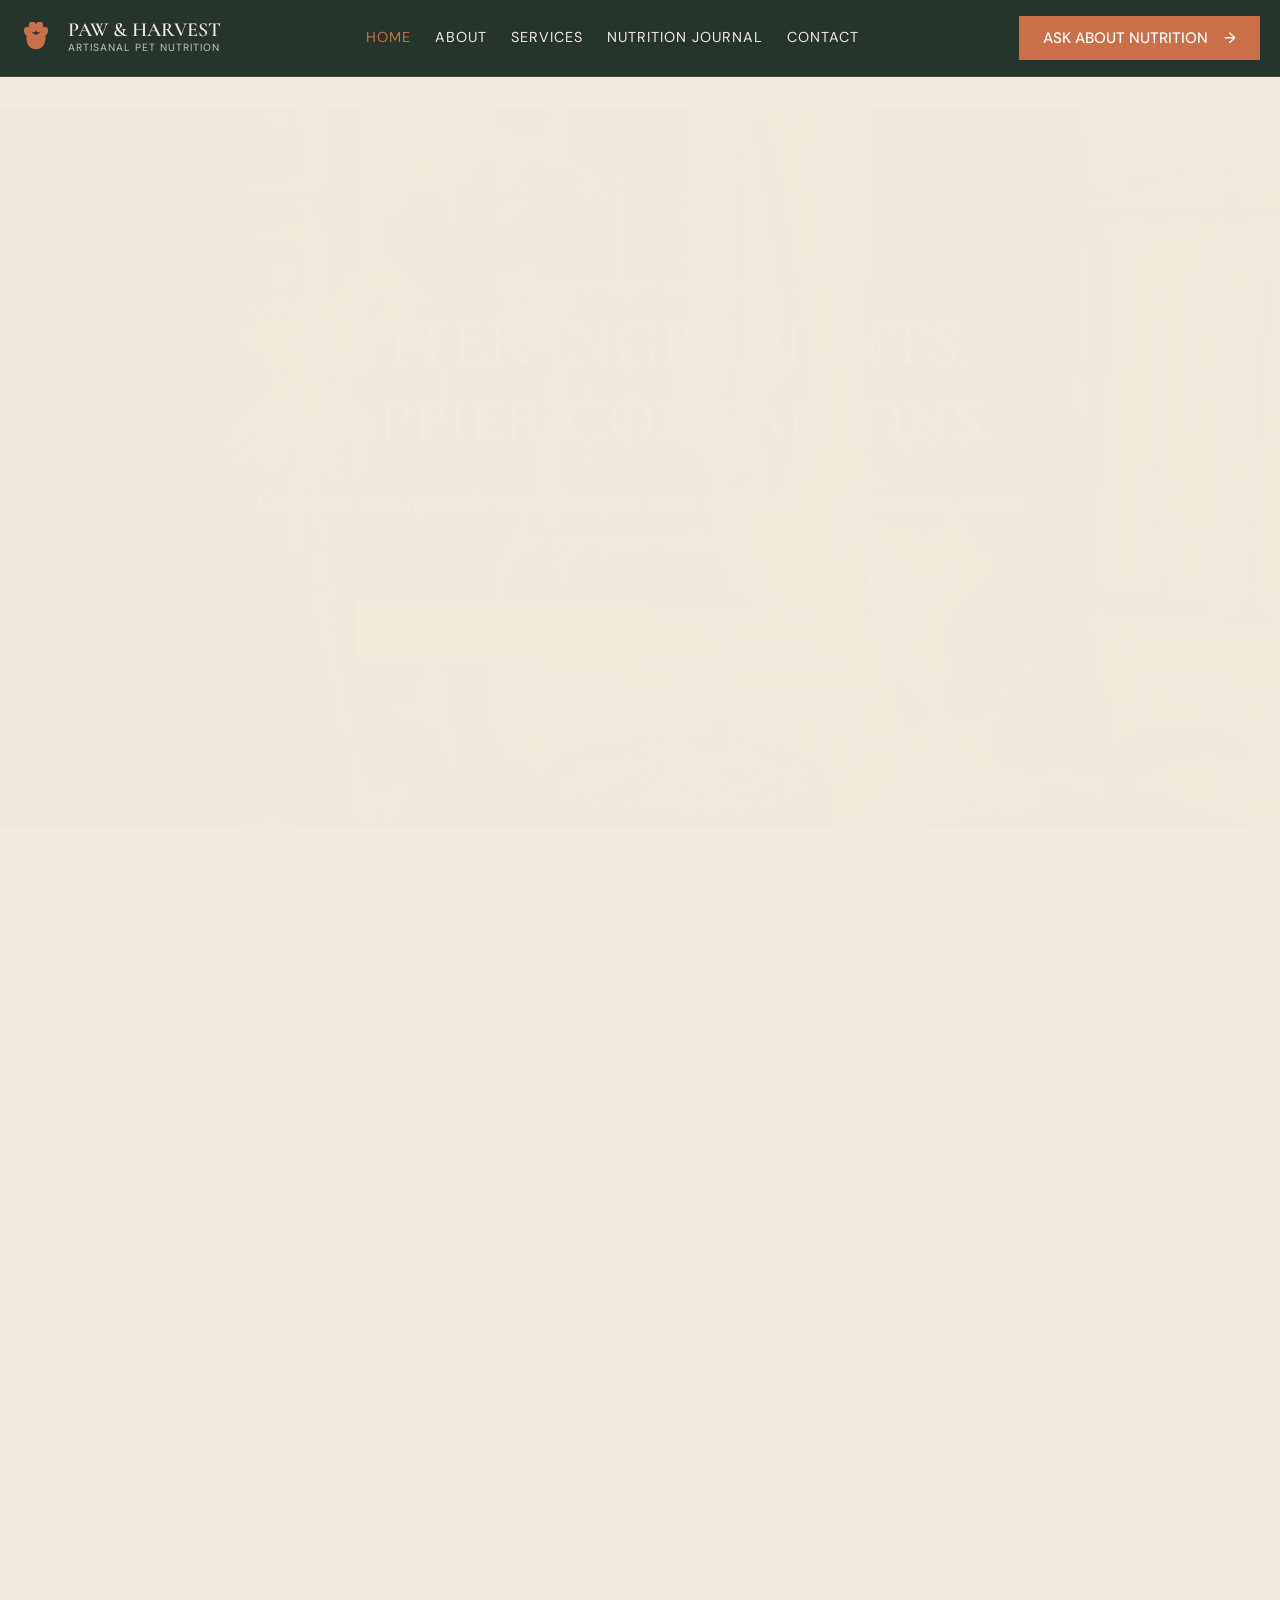
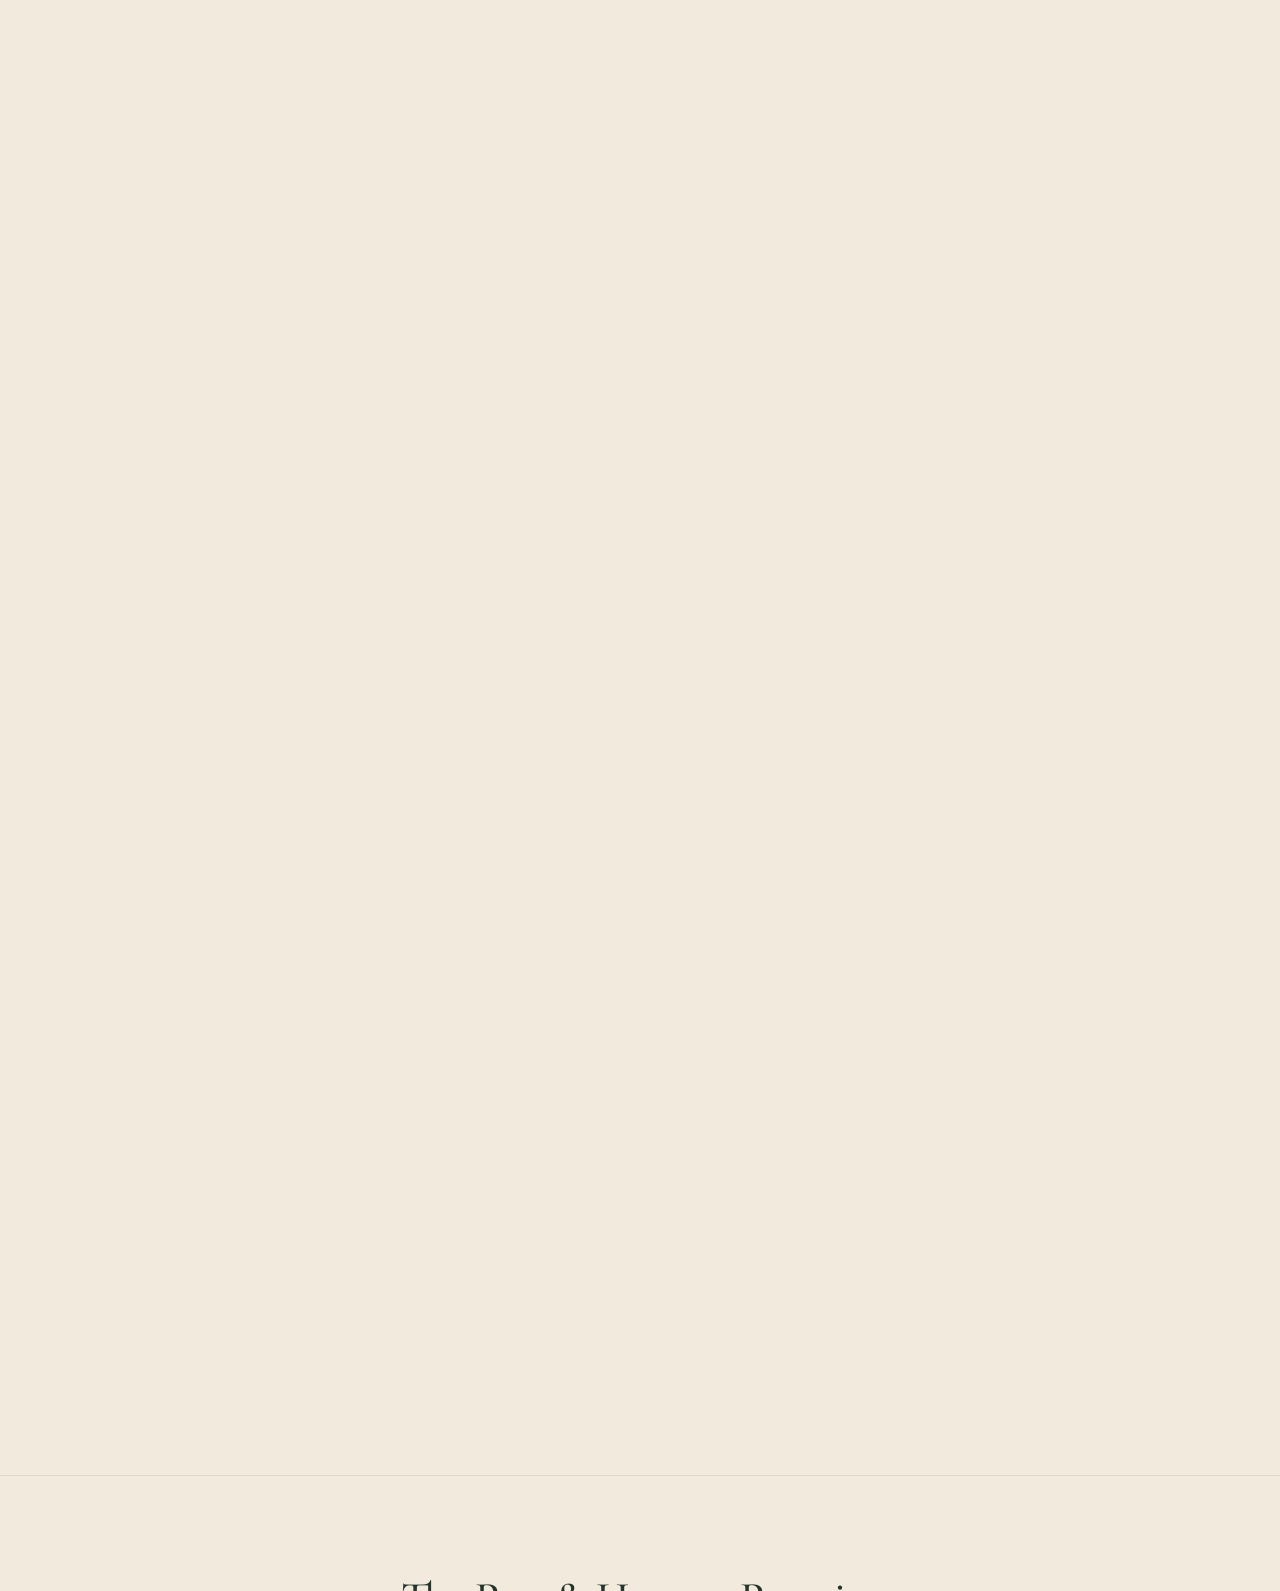
<file: index.html>
<!DOCTYPE html>
<html lang="en">
<head>
    <meta charset="UTF-8">
    <meta name="viewport" content="width=device-width, initial-scale=1.0">
    <meta http-equiv="refresh" content="0; url=paw-and-harvest/index.html">
    <title>Redirecting to Artisanal & Specialty Food Marketplace</title>
</head>
<body>
    <p>If you are not redirected automatically, please <a href="paw-and-harvest/index.html">click here</a>.</p>
</body>
</html>
</file>
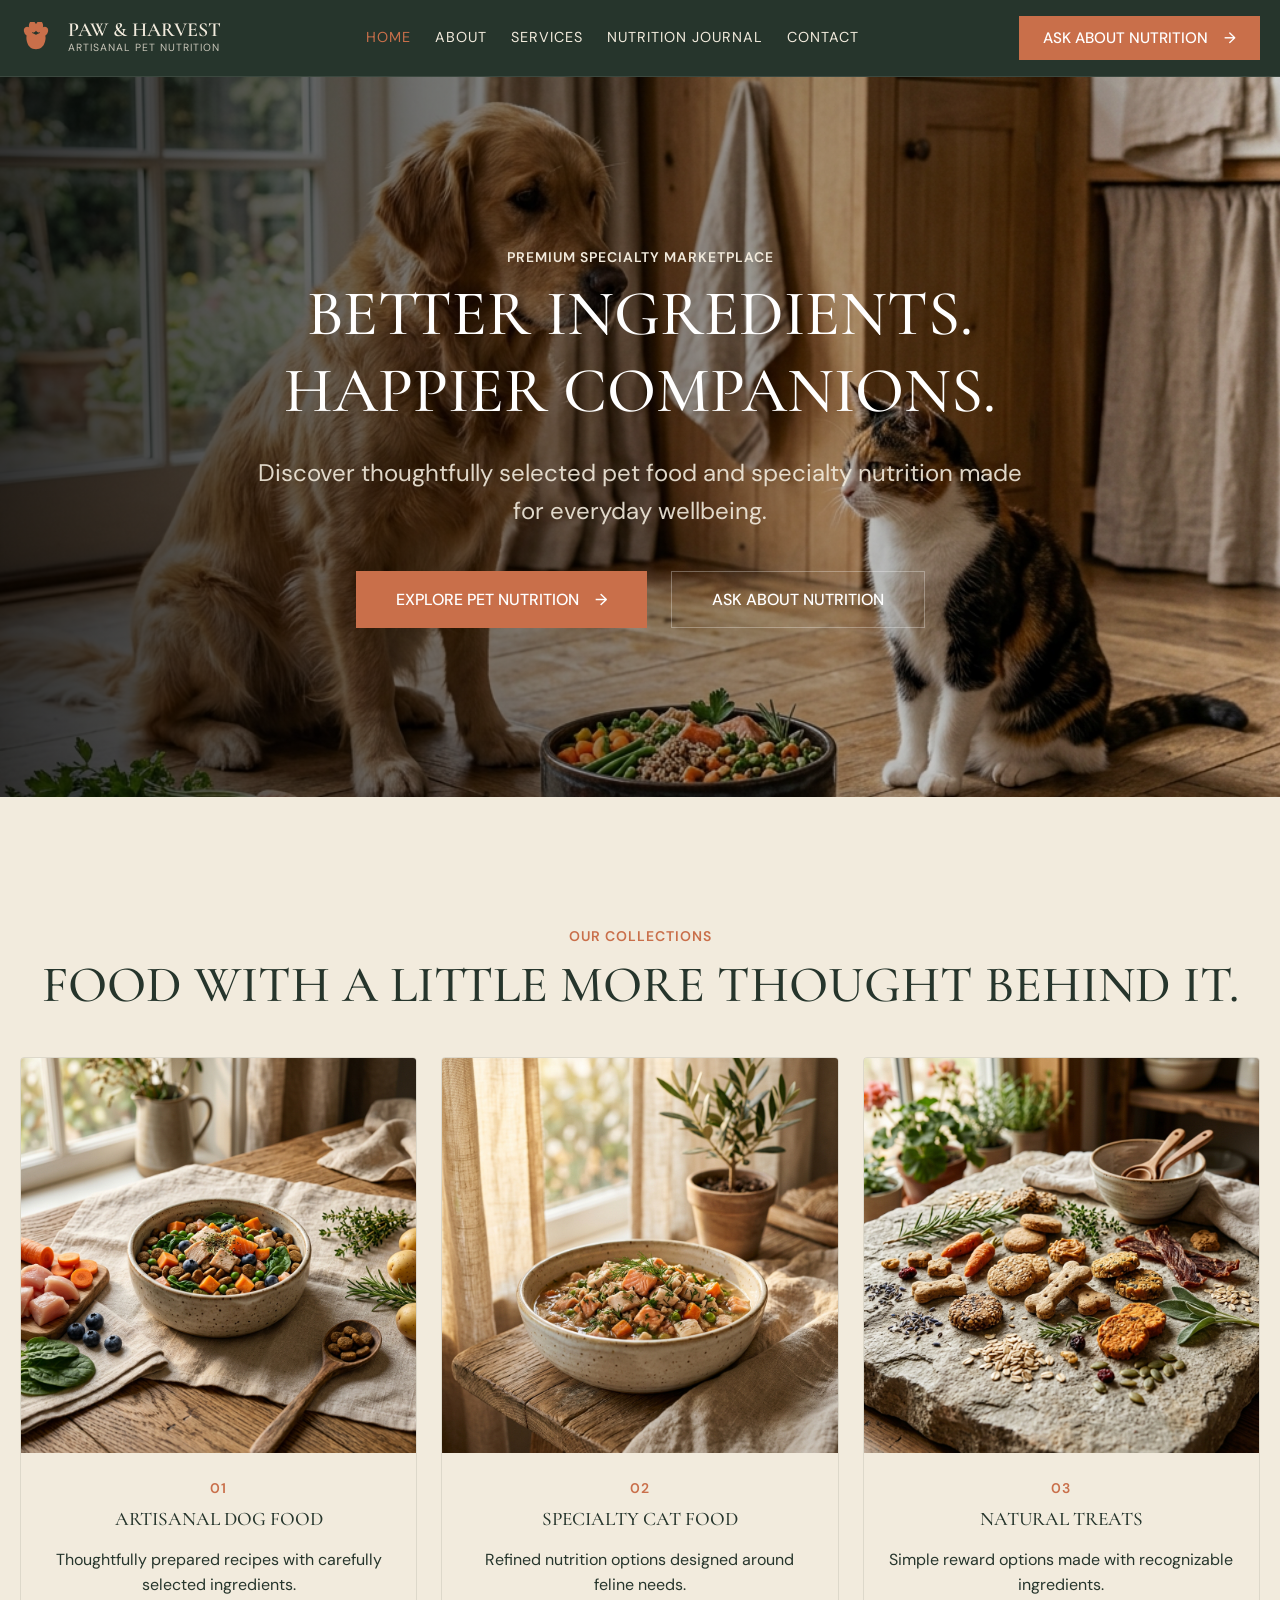
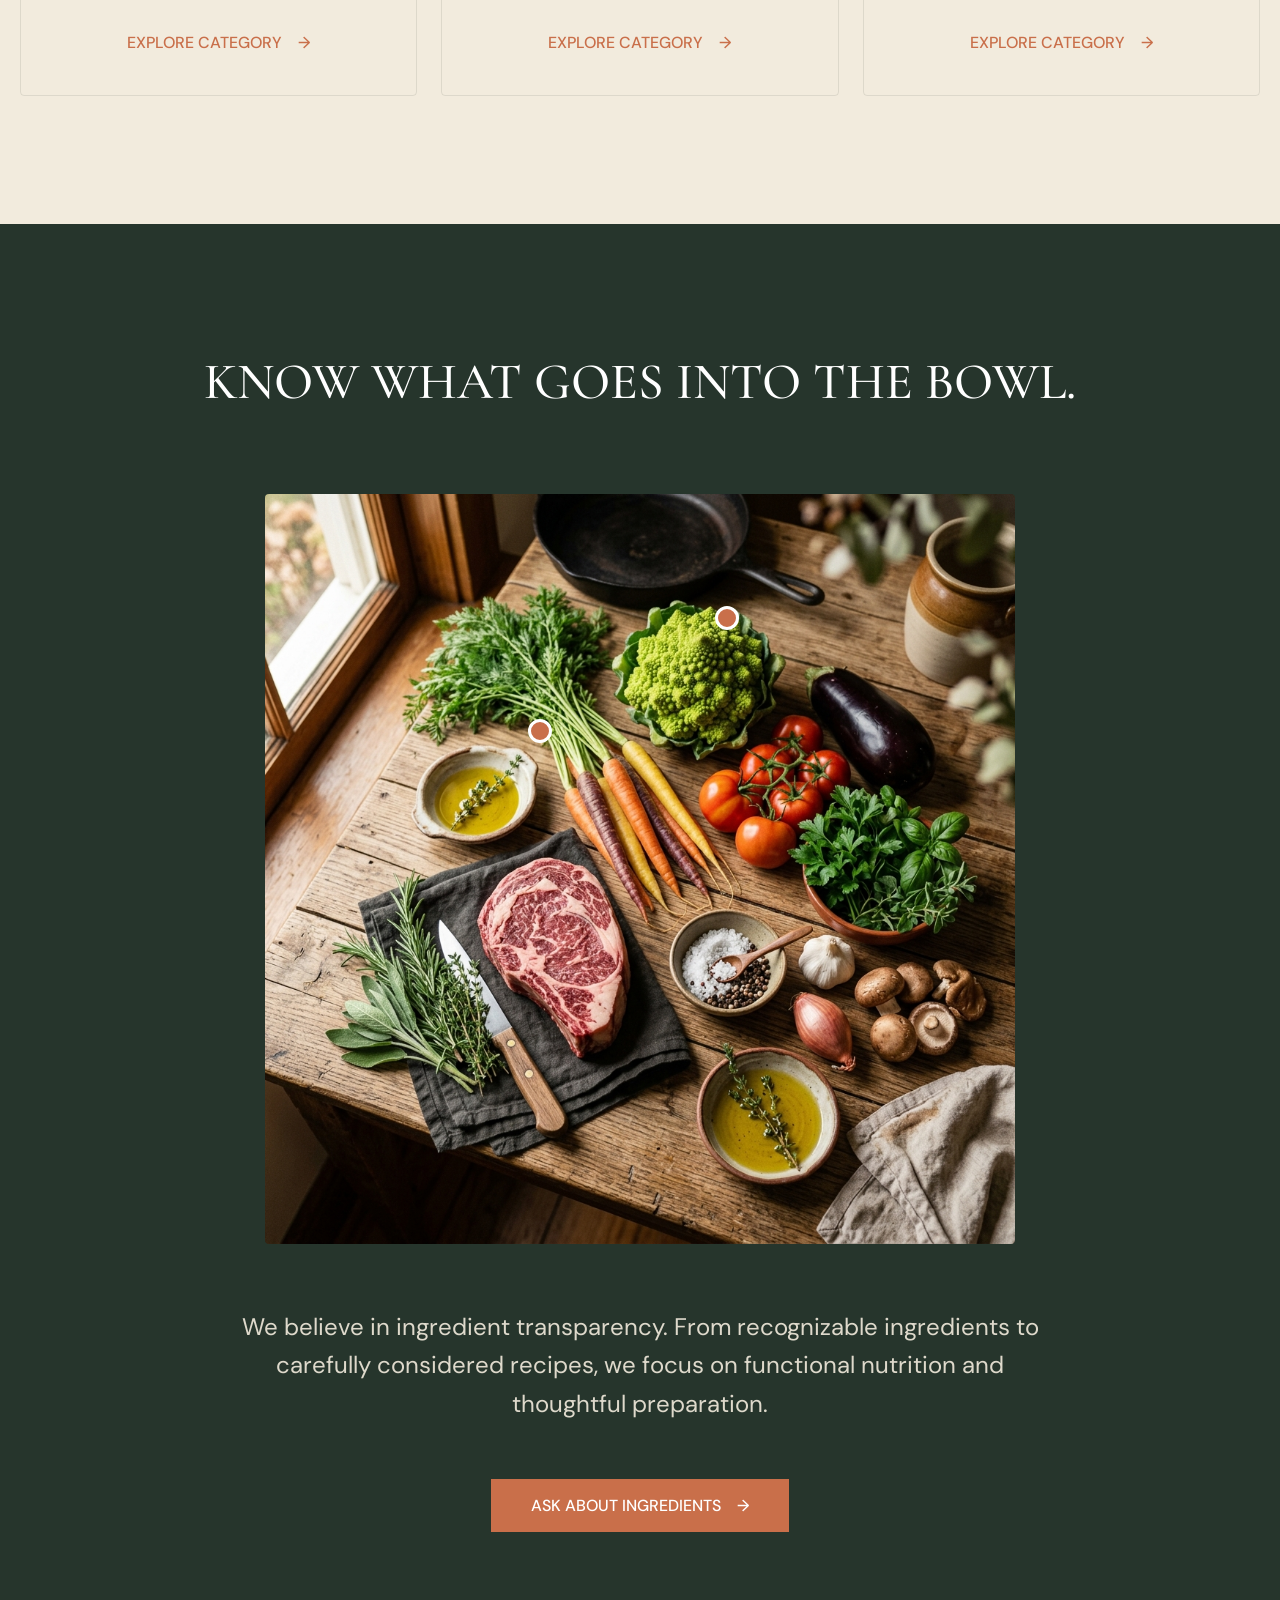
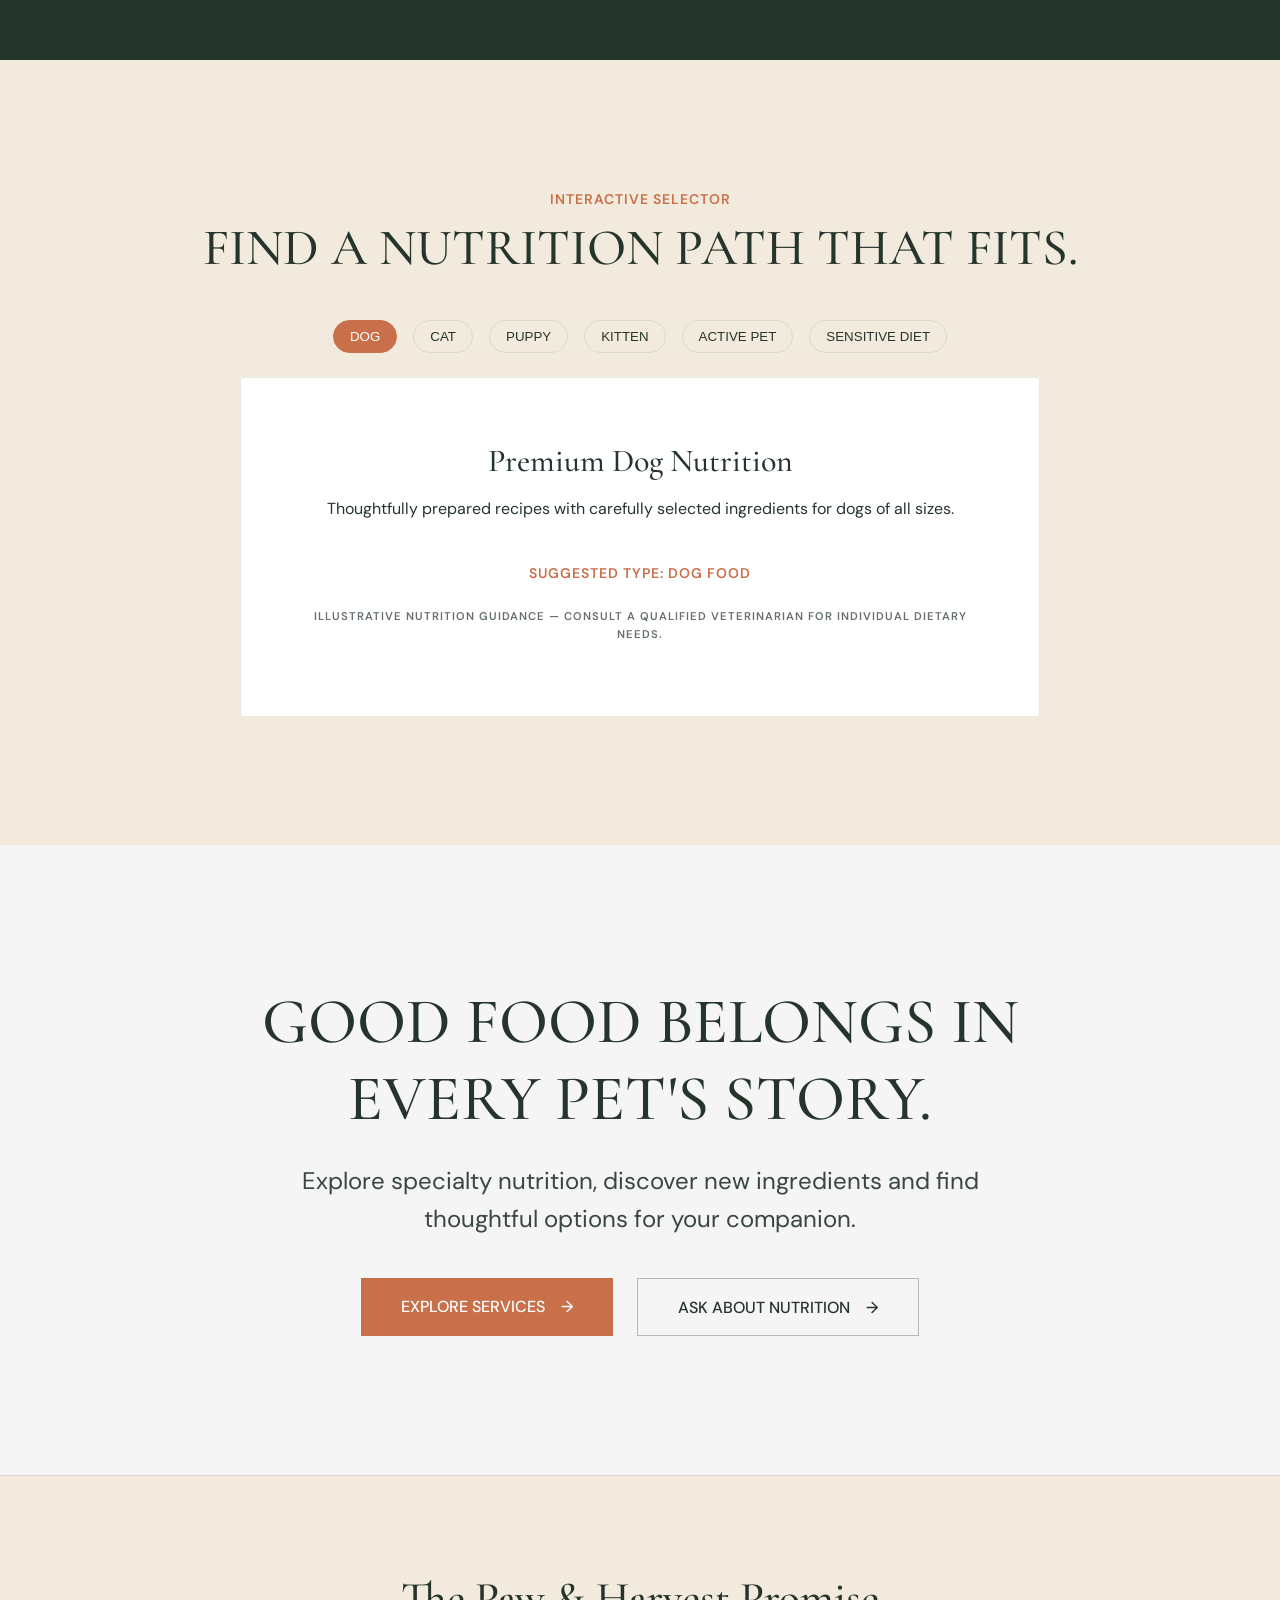
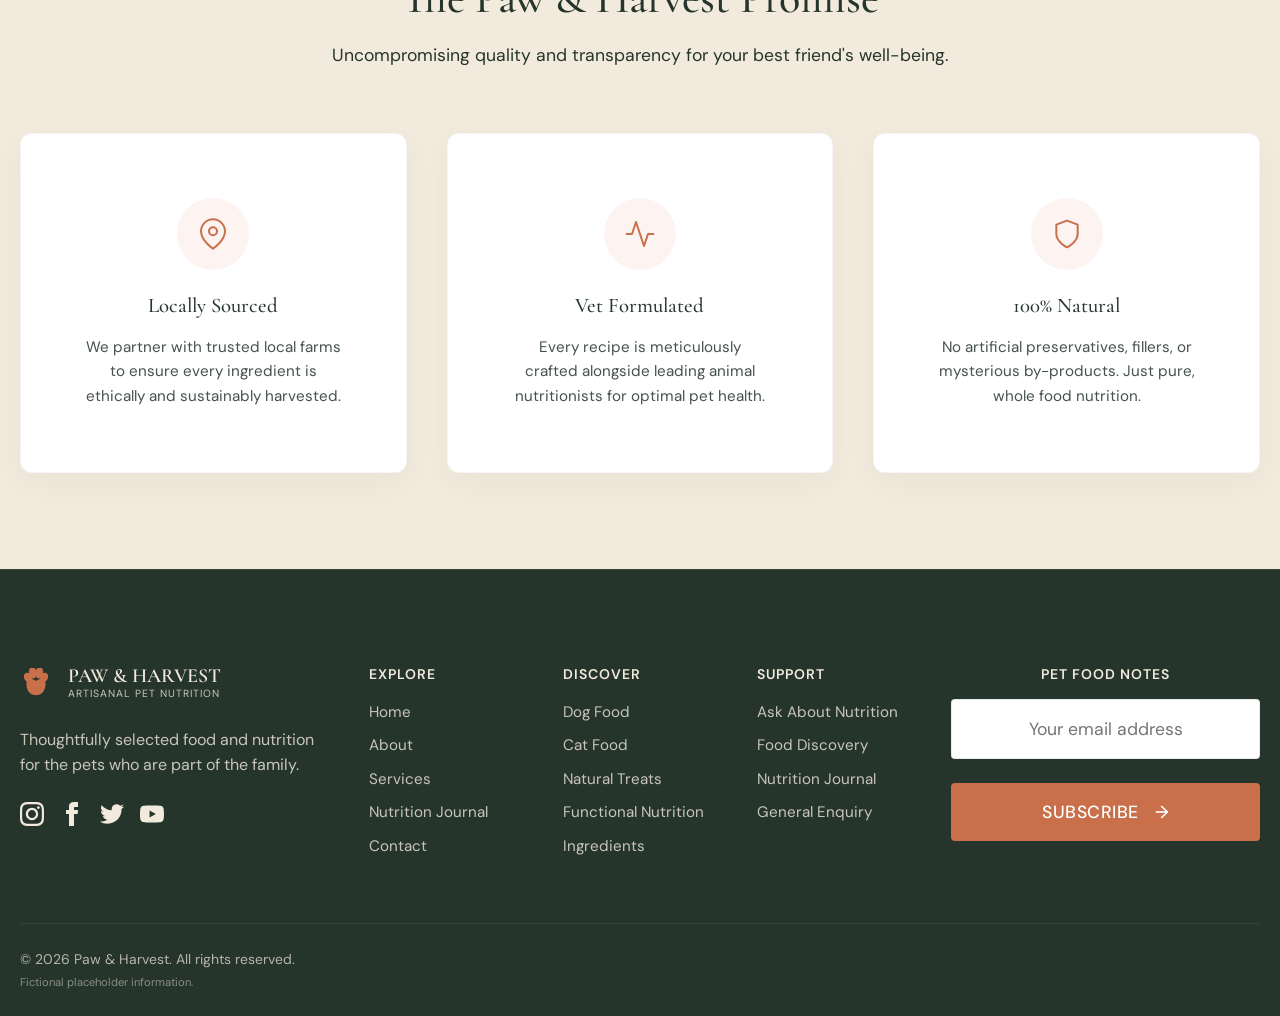
<file: paw-and-harvest/index.html>
<!DOCTYPE html>
<html lang="en" data-theme="light">
<head>
  <meta charset="UTF-8">
  <meta name="viewport" content="width=device-width, initial-scale=1.0">
  <title>Paw & Harvest | Artisanal Pet Food & Nutrition</title>
  <meta name="description" content="Premium marketplace for artisanal pet food, natural treats, and specialty nutrition for your companions.">
  <link rel="stylesheet" href="assets/css/style.css">
  <link rel="icon" type="image/svg+xml" href="assets/images/logo.svg">
</head>
<body>

  <!-- GLOBAL NAVBAR -->
  <header class="navbar">
    <div class="container navbar-container">
      <a href="index.html" class="nav-brand">
        <svg class="nav-logo-svg" viewBox="0 0 100 100" xmlns="http://www.w3.org/2000/svg">
              <path d="M50 85 C20 85 20 50 20 50 C20 20 50 40 50 40 C50 40 80 20 80 50 C80 50 80 85 50 85 Z" />
              <ellipse cx="25" cy="30" rx="12" ry="16" transform="rotate(-30 25 30)" />
              <ellipse cx="40" cy="15" rx="12" ry="18" transform="rotate(-10 40 15)" />
              <ellipse cx="60" cy="15" rx="12" ry="18" transform="rotate(10 60 15)" />
              <ellipse cx="75" cy="30" rx="12" ry="16" transform="rotate(30 75 30)" />
            </svg>
        <div class="nav-brand-text">
          <span class="nav-brand-name">PAW & HARVEST</span>
          <span class="nav-brand-desc">Artisanal Pet Nutrition</span>
        </div>
      </a>
      
      <nav class="nav-links">
        <a href="index.html" class="nav-link active">Home</a>
        <a href="about.html" class="nav-link">About</a>
        <a href="services.html" class="nav-link">Services</a>
        <a href="journal.html" class="nav-link">Nutrition Journal</a>
        <a href="contact.html" class="nav-link">Contact</a>
      </nav>

      <div class="nav-actions">
        <div class="nav-actions-desktop" style="display: flex; align-items: center;">
          <button class="btn btn-primary cta-trigger" style="padding: 12px 24px; margin-left: 16px; font-size: 0.95rem;">ASK ABOUT NUTRITION <span class="arrow">→</span></button>
        </div>
        <button class="hamburger" aria-label="Open Menu" onclick="document.querySelector('.mobile-nav-drawer').classList.add('open'); document.querySelector('.mobile-nav-overlay').classList.add('open'); document.body.style.overflow='hidden';">
          <span></span><span></span><span></span>
        </button>
      </div>
    </div>
  </header>

  <!-- MOBILE MENU -->
  <div class="mobile-nav-overlay" onclick="document.querySelector('.mobile-nav-drawer').classList.remove('open'); document.querySelector('.mobile-nav-overlay').classList.remove('open'); document.body.style.overflow='';"></div>
  <div class="mobile-nav-drawer">
    <div class="mobile-nav-header">
      <div class="nav-brand">
        <svg class="nav-logo-svg" viewBox="0 0 100 100" xmlns="http://www.w3.org/2000/svg">
              <path d="M50 85 C20 85 20 50 20 50 C20 20 50 40 50 40 C50 40 80 20 80 50 C80 50 80 85 50 85 Z" />
              <ellipse cx="25" cy="30" rx="12" ry="16" transform="rotate(-30 25 30)" />
              <ellipse cx="40" cy="15" rx="12" ry="18" transform="rotate(-10 40 15)" />
              <ellipse cx="60" cy="15" rx="12" ry="18" transform="rotate(10 60 15)" />
              <ellipse cx="75" cy="30" rx="12" ry="16" transform="rotate(30 75 30)" />
            </svg>
        <div class="nav-brand-text">
          <span class="nav-brand-name">PAW & HARVEST</span>
          <span class="nav-brand-desc">Artisanal Pet Nutrition</span>
        </div>
      </div>
      <button class="mobile-nav-close" aria-label="Close Menu">&times;</button>
    </div>
    <nav class="mobile-nav-links">
      <a href="index.html" class="mobile-nav-link active">Home</a>
      <a href="about.html" class="mobile-nav-link">About</a>
      <a href="services.html" class="mobile-nav-link">Services</a>
      <a href="journal.html" class="mobile-nav-link">Nutrition Journal</a>
      <a href="contact.html" class="mobile-nav-link">Contact</a>
    </nav>
    <div style="margin-top: auto;">
      <button class="btn btn-primary cta-trigger" style="width: 100%; margin-bottom: var(--space-md);">ASK ABOUT NUTRITION <span class="arrow">→</span></button>
    </div>
  </div>

  <!-- SEARCH PANEL -->
  <div class="modal-overlay search-panel" style="align-items: flex-start; padding-top: 100px;">
    <div class="modal-content" style="background: var(--c-forest); color: var(--c-oat);">
      <button class="modal-close search-close" style="color: var(--c-oat);">&times;</button>
      <h3 style="color: var(--c-oat);">Search Paw & Harvest</h3>
      <div class="form-group">
        <input type="text" class="form-control search-input" placeholder="Search pet food, treats, ingredients, journal..." style="background: rgba(255,255,255,0.1); border-color: rgba(255,255,255,0.2); color: var(--c-oat); font-size: 1.25rem;">
      </div>
      <div class="search-results" style="margin-top: var(--space-md); display: flex; flex-direction: column; gap: var(--space-sm);">
        <!-- populated via js -->
      </div>
    </div>
  </div>

  <main>
    <!-- HOME SEC 01: HERO -->
    <section class="hero-section reveal">
      <img src="assets/images/hero-pet-food.webp" alt="Healthy dog and cat in a warm sophisticated kitchen" class="hero-bg" loading="eager">
      <div class="hero-overlay"></div>
      <div class="container">
        <div class="hero-content">
          <span class="text-eyebrow" style="color: var(--c-oat);">Premium Specialty Marketplace</span>
          <h1 style="color: var(--c-white);">BETTER INGREDIENTS. HAPPIER COMPANIONS.</h1>
          <p class="text-large" style="color: var(--c-oat); opacity: 0.9; margin-bottom: var(--space-lg);">Discover thoughtfully selected pet food and specialty nutrition made for everyday wellbeing.</p>
          <div class="hero-buttons">
            <a href="services.html" class="btn btn-primary">EXPLORE PET NUTRITION <span class="arrow">&rarr;</span></a>
            <button class="btn btn-secondary cta-trigger" style="color: var(--c-white); border-color: rgba(255,255,255,0.3);">ASK ABOUT NUTRITION</button>
          </div>
        </div>
      </div>
    </section>

    <!-- HOME SEC 02: ARTISANAL COLLECTIONS -->
    <section class="reveal">
      <div class="container">
        <div class="text-center mb-lg">
          <span class="text-eyebrow">Our Collections</span>
          <h2>FOOD WITH A LITTLE MORE THOUGHT BEHIND IT.</h2>
        </div>
        
        <!-- Asymmetric magazine layout 2+1 on tablet -->
        <div class="grid-cards grid-3-items">
          <div class="card" style="background: transparent; border: 1px solid var(--c-border); border-radius: var(--radius-sm); overflow: hidden;">
            <img src="assets/images/artisan-dog-food.webp" alt="Artisanal Dog Food" class="card-img" style="aspect-ratio: 1/1;">
            <div class="card-content" style="padding: var(--space-md); text-align: center; align-items: center;">
              <span class="text-eyebrow">01</span>
              <h3>ARTISANAL DOG FOOD</h3>
              <p>Thoughtfully prepared recipes with carefully selected ingredients.</p>
              <a href="services.html" class="btn btn-secondary" style="border:none; color: var(--c-terracotta); justify-content: center;">EXPLORE CATEGORY <span class="arrow">&rarr;</span></a>
            </div>
          </div>
          
          <div class="card" style="background: transparent; border: 1px solid var(--c-border); border-radius: var(--radius-sm); overflow: hidden;">
            <img src="assets/images/artisan-cat-food.webp" alt="Specialty Cat Food" class="card-img" style="aspect-ratio: 1/1;">
            <div class="card-content" style="padding: var(--space-md); text-align: center; align-items: center;">
              <span class="text-eyebrow">02</span>
              <h3>SPECIALTY CAT FOOD</h3>
              <p>Refined nutrition options designed around feline needs.</p>
              <a href="services.html" class="btn btn-secondary" style="border:none; color: var(--c-terracotta); justify-content: center;">EXPLORE CATEGORY <span class="arrow">&rarr;</span></a>
            </div>
          </div>
          
          <div class="card" style="background: transparent; border: 1px solid var(--c-border); border-radius: var(--radius-sm); overflow: hidden;">
            <img src="assets/images/natural-treats.webp" alt="Natural Treats" class="card-img" style="aspect-ratio: 1/1;">
            <div class="card-content" style="padding: var(--space-md); text-align: center; align-items: center;">
              <span class="text-eyebrow">03</span>
              <h3>NATURAL TREATS</h3>
              <p>Simple reward options made with recognizable ingredients.</p>
              <a href="services.html" class="btn btn-secondary" style="border:none; color: var(--c-terracotta); justify-content: center;">EXPLORE CATEGORY <span class="arrow">&rarr;</span></a>
            </div>
          </div>
        </div>
      </div>
    </section>

    <!-- HOME SEC 03: INGREDIENT STORY -->
    <section class="reveal" style="background-color: var(--c-forest); color: var(--c-oat); overflow: hidden; width: 100%;">
      <div class="container" style="display: flex; flex-direction: column; gap: var(--space-xl); align-items: center; justify-content: center; text-align: center;">
        <div style="grid-column: 1 / -1;">
          <h2 style="color: var(--c-white); text-align: center;">KNOW WHAT GOES INTO THE BOWL.</h2>
        </div>
        
        <!-- Interactive hotspots overlay -->
        <div class="ingredient-image-wrapper">
          <img src="assets/images/ingredient-story.webp" alt="Premium ingredient photography" style="width: 100%; border-radius: var(--radius-sm);">
          
          <!-- Hotspots (Frontend Demo) -->
          <div class="hotspot" style="position: absolute; top: 30%; left: 35%;">
            <div class="hotspot-dot" style="width: 24px; height: 24px; background: var(--c-terracotta); border-radius: 50%; border: 3px solid #fff; cursor: pointer;"></div>
            <div class="hotspot-panel" style="display:none; position: absolute; top: 30px; left: 0; background: var(--c-bg-primary); color: var(--c-text-primary); padding: var(--space-sm); width: 200px; border-radius: var(--radius-sm); box-shadow: 0 10px 30px rgba(0,0,0,0.3); z-index: 10;">
              <strong>Premium Meat</strong><br>
              <span style="font-size: 0.85rem; opacity: 0.8;">High-quality protein source carefully selected for muscle maintenance.</span>
            </div>
          </div>
          <div class="hotspot" style="position: absolute; top: 15%; left: 60%;">
            <div class="hotspot-dot" style="width: 24px; height: 24px; background: var(--c-terracotta); border-radius: 50%; border: 3px solid #fff; cursor: pointer;"></div>
            <div class="hotspot-panel" style="display:none; position: absolute; top: 30px; left: -80px; background: var(--c-bg-primary); color: var(--c-text-primary); padding: var(--space-sm); width: 200px; border-radius: var(--radius-sm); box-shadow: 0 10px 30px rgba(0,0,0,0.3); z-index: 10;">
              <strong>Fresh Vegetables</strong><br>
              <span style="font-size: 0.85rem; opacity: 0.8;">Locally sourced vegetables providing essential vitamins and fiber.</span>
            </div>
          </div>
        </div>

        <div class="ingredient-text-wrapper" style="grid-column: 1 / -1; max-width: 800px; margin: 0 auto; text-align: center;">
          <p class="text-large" style="opacity: 0.9;">We believe in ingredient transparency. From recognizable ingredients to carefully considered recipes, we focus on functional nutrition and thoughtful preparation.</p>
          <button class="btn btn-primary mt-lg cta-trigger">ASK ABOUT INGREDIENTS <span class="arrow">&rarr;</span></button>
        </div>
      </div>
      
      <script>
        // Simple hotspot toggle logic just for this section
        document.querySelectorAll('.hotspot-dot').forEach(dot => {
          dot.addEventListener('mouseenter', (e) => {
            e.target.nextElementSibling.style.display = 'block';
          });
          dot.addEventListener('mouseleave', (e) => {
            e.target.nextElementSibling.style.display = 'none';
          });
        });
      </script>
    </section>

    <!-- HOME SEC 04: PET NUTRITION DISCOVERY -->
    <section class="reveal">
      <div class="container">
        <div class="text-center mb-lg">
          <span class="text-eyebrow">Interactive Selector</span>
          <h2>FIND A NUTRITION PATH THAT FITS.</h2>
        </div>
        
        <div style="max-width: 800px; margin: 0 auto; text-align: center;">
          <div class="nutrition-selector" style="justify-content: center;">
            <button class="selector-btn active" data-type="dog">DOG</button>
            <button class="selector-btn" data-type="cat">CAT</button>
            <button class="selector-btn" data-type="puppy">PUPPY</button>
            <button class="selector-btn" data-type="kitten">KITTEN</button>
            <button class="selector-btn" data-type="active">ACTIVE PET</button>
            <button class="selector-btn" data-type="sensitive">SENSITIVE DIET</button>
          </div>
          
          <div id="nutritionResult" style="padding: var(--space-xl); background: var(--c-bg-surface); border: 1px solid var(--c-border); border-radius: var(--radius-sm); transition: opacity 0.3s ease;">
            <h3>Premium Dog Nutrition</h3>
            <p>Thoughtfully prepared recipes with carefully selected ingredients for dogs of all sizes.</p>
            <p class="text-eyebrow mt-lg">Suggested Type: Dog Food</p>
            <p class="text-eyebrow" style="color: var(--c-text-primary); opacity: 0.7; font-size: 0.7rem; margin-top: var(--space-md);">Illustrative nutrition guidance &mdash; consult a qualified veterinarian for individual dietary needs.</p>
          </div>
        </div>
      </div>
    </section>

    <!-- HOME SEC 05: FINAL CTA -->
    <section class="reveal" style="padding: 0; background-color: #f5f5f5;">
      <div style="min-height: 70vh; display: flex; align-items: center;">
        <div class="container" style="text-align: center; color: var(--c-forest);">
          <h1 style="max-width: 900px; margin: 0 auto var(--space-md);">GOOD FOOD BELONGS IN EVERY PET'S STORY.</h1>
          <p class="text-large" style="max-width: 700px; margin: 0 auto var(--space-lg); opacity: 0.9;">Explore specialty nutrition, discover new ingredients and find thoughtful options for your companion.</p>
          <div class="sec-05-buttons" style="display: flex; gap: var(--space-md); justify-content: center; flex-wrap: wrap;">
            <a href="services.html" class="btn btn-primary">EXPLORE SERVICES <span class="arrow">&rarr;</span></a>
            <button class="btn btn-secondary cta-trigger" style="color: var(--c-forest); border-color: rgba(38,53,44,0.3);">ASK ABOUT NUTRITION <span class="arrow">&rarr;</span></button>
          </div>
        </div>
      </div>
    </section>
  </main>

  <!-- GLOBAL CTA POPUP -->
  <div class="modal-overlay" id="enquiryModal">
    <div class="modal-content">
      <button class="modal-close" aria-label="Close modal">&times;</button>
      <h2 style="margin-bottom: var(--space-sm);">LET'S TALK PET NUTRITION</h2>
      <p style="opacity: 0.8; margin-bottom: var(--space-lg);">Tell us about your pet and we'll help you explore thoughtfully selected food and nutrition options.</p>
      
      <form id="enquiryForm" novalidate>
        <div class="form-group">
          <label class="form-label">Full Name *</label>
          <input type="text" class="form-control" required placeholder="Jane Doe">
          <span class="form-error">Please enter your full name.</span>
        </div>
        <div class="form-group">
          <label class="form-label">Email Address *</label>
          <input type="email" class="form-control" required placeholder="jane@example.com">
          <span class="form-error">Please enter a valid email.</span>
        </div>
        <div class="form-group">
          <label class="form-label">Phone (Optional)</label>
          <input type="tel" class="form-control" placeholder="+1 (555) 000-0000">
        </div>
        
        <div style="display: grid; grid-template-columns: 1fr 1fr; gap: var(--space-md);">
          <div class="form-group">
            <label class="form-label">Pet Type *</label>
            <select class="form-control" required>
              <option value="">Select Pet</option>
              <option value="Dog">Dog</option>
              <option value="Cat">Cat</option>
              <option value="Puppy">Puppy</option>
              <option value="Kitten">Kitten</option>
              <option value="Other">Other</option>
            </select>
            <span class="form-error">Required.</span>
          </div>
          <div class="form-group">
            <label class="form-label">Pet Age</label>
            <select class="form-control">
              <option value="">Select Age</option>
              <option value="Puppy/Kitten">Puppy / Kitten</option>
              <option value="Young Adult">Young Adult</option>
              <option value="Adult">Adult</option>
              <option value="Senior">Senior</option>
            </select>
          </div>
        </div>

        <div class="form-group">
          <label class="form-label">Food Interest *</label>
          <select class="form-control" required>
            <option value="">Select Interest</option>
            <option value="Premium Food">Premium Food</option>
            <option value="Natural Treats">Natural Treats</option>
            <option value="Functional Nutrition">Functional Nutrition</option>
            <option value="Freeze-Dried">Freeze-Dried</option>
            <option value="Organic Ingredients">Organic Ingredients</option>
            <option value="General Enquiry">General Enquiry</option>
          </select>
          <span class="form-error">Required.</span>
        </div>
        
        <div class="form-group">
          <label class="form-label">Message *</label>
          <textarea class="form-control" rows="4" required placeholder="How can we help?"></textarea>
          <span class="form-error">Please provide a message.</span>
        </div>

        <div style="display: flex; gap: var(--space-sm); flex-direction: column; margin-top: var(--space-lg);">
          <button type="submit" class="btn btn-primary" style="width: 100%;">SEND ENQUIRY <span class="arrow">&rarr;</span></button>
          <button type="button" class="btn btn-secondary modal-close" style="width: 100%; border: none;">MAYBE LATER</button>
        </div>
      </form>
      
      <div id="formSuccess" style="display: none; text-align: center; padding: var(--space-xl) 0;">
        <svg width="64" height="64" viewBox="0 0 24 24" fill="none" stroke="var(--c-terracotta)" stroke-width="2" style="margin-bottom: var(--space-md);"><path d="M22 11.08V12a10 10 10 0 1 1-5.93-9.14"></path><polyline points="22 4 12 14.01 9 11.01"></polyline></svg>
        <h3>ENQUIRY RECEIVED</h3>
        <p>Thanks &mdash; your enquiry has been prepared for the Paw & Harvest team.</p>
      </div>
    </div>
  </div>

  <!-- FOOTER -->
  <!-- THE PAW & HARVEST PROMISE -->
  <section class="promise-section">
    <div class="container">
      <div class="promise-header">
        <h2>The Paw & Harvest Promise</h2>
        <p>Uncompromising quality and transparency for your best friend's well-being.</p>
      </div>
      <div class="promise-grid">
        <div class="promise-card">
          <div class="promise-icon-wrapper">
            <svg viewBox="0 0 24 24" stroke-linecap="round" stroke-linejoin="round">
              <path d="M21 10c0 7-9 13-9 13s-9-6-9-13a9 9 0 0 1 18 0z"></path>
              <circle cx="12" cy="10" r="3"></circle>
            </svg>
          </div>
          <h3>Locally Sourced</h3>
          <p>We partner with trusted local farms to ensure every ingredient is ethically and sustainably harvested.</p>
        </div>
        <div class="promise-card">
          <div class="promise-icon-wrapper">
            <svg viewBox="0 0 24 24" stroke-linecap="round" stroke-linejoin="round">
              <path d="M22 12h-4l-3 9L9 3l-3 9H2"></path>
            </svg>
          </div>
          <h3>Vet Formulated</h3>
          <p>Every recipe is meticulously crafted alongside leading animal nutritionists for optimal pet health.</p>
        </div>
        <div class="promise-card">
          <div class="promise-icon-wrapper">
            <svg viewBox="0 0 24 24" stroke-linecap="round" stroke-linejoin="round">
              <path d="M12 22s8-4 8-10V5l-8-3-8 3v7c0 6 8 10 8 10z"></path>
            </svg>
          </div>
          <h3>100% Natural</h3>
          <p>No artificial preservatives, fillers, or mysterious by-products. Just pure, whole food nutrition.</p>
        </div>
      </div>
    </div>
  </section>

  <footer class="site-footer">
    <div class="container">
      <div class="footer-grid">
        <div class="footer-col">
          <a href="index.html" class="nav-brand" style="margin-bottom: var(--space-md); display: inline-flex;">
            <svg class="nav-logo-svg" viewBox="0 0 100 100" xmlns="http://www.w3.org/2000/svg">
              <path d="M50 85 C20 85 20 50 20 50 C20 20 50 40 50 40 C50 40 80 20 80 50 C80 50 80 85 50 85 Z" />
              <ellipse cx="25" cy="30" rx="12" ry="16" transform="rotate(-30 25 30)" />
              <ellipse cx="40" cy="15" rx="12" ry="18" transform="rotate(-10 40 15)" />
              <ellipse cx="60" cy="15" rx="12" ry="18" transform="rotate(10 60 15)" />
              <ellipse cx="75" cy="30" rx="12" ry="16" transform="rotate(30 75 30)" />
            </svg>
            <div class="nav-brand-text">
              <span class="nav-brand-name">PAW & HARVEST</span>
              <span class="nav-brand-desc">ARTISANAL PET NUTRITION</span>
            </div>
          </a>
          <p style="opacity: 0.8; max-width: 300px; margin-bottom: var(--space-md);">Thoughtfully selected food and nutrition for the pets who are part of the family.</p>
          <div class="social-links">
            <a href="#" aria-label="Instagram">
              <svg class="social-icon" viewBox="0 0 24 24"><path d="M12 2.163c3.204 0 3.584.012 4.85.07 3.252.148 4.771 1.691 4.919 4.919.058 1.265.069 1.645.069 4.849 0 3.205-.012 3.584-.069 4.849-.149 3.225-1.664 4.771-4.919 4.919-1.266.058-1.644.07-4.85.07-3.204 0-3.584-.012-4.849-.07-3.26-.149-4.771-1.699-4.919-4.92-.058-1.265-.07-1.644-.07-4.849 0-3.204.013-3.583.07-4.849.149-3.227 1.664-4.771 4.919-4.919 1.266-.057 1.645-.069 4.849-.069zm0-2.163c-3.259 0-3.667.014-4.947.072-4.358.2-6.78 2.618-6.98 6.98-.059 1.281-.073 1.689-.073 4.948 0 3.259.014 3.668.072 4.948.2 4.358 2.618 6.78 6.98 6.98 1.281.058 1.689.072 4.948.072 3.259 0 3.668-.014 4.948-.072 4.354-.2 6.782-2.618 6.979-6.98.059-1.28.073-1.689.073-4.948 0-3.259-.014-3.667-.072-4.947-.196-4.354-2.617-6.78-6.979-6.98-1.281-.059-1.69-.073-4.949-.073zm0 5.838c-3.403 0-6.162 2.759-6.162 6.162s2.759 6.163 6.162 6.163 6.162-2.759 6.162-6.163c0-3.403-2.759-6.162-6.162-6.162zm0 10.162c-2.209 0-4-1.79-4-4 0-2.209 1.791-4 4-4s4 1.791 4 4c0 2.21-1.791 4-4 4zm6.406-11.845c-.796 0-1.441.645-1.441 1.44s.645 1.44 1.441 1.44c.795 0 1.439-.645 1.439-1.44s-.644-1.44-1.439-1.44z"/></svg>
            </a>
            <a href="#" aria-label="Facebook">
              <svg class="social-icon" viewBox="0 0 24 24"><path d="M9 8h-3v4h3v12h5v-12h3.642l.358-4h-4v-1.667c0-.955.192-1.333 1.115-1.333h2.885v-5h-3.808c-3.596 0-5.192 1.583-5.192 4.615v3.385z"/></svg>
            </a>
            <a href="#" aria-label="X">
              <svg class="social-icon" viewBox="0 0 24 24"><path d="M24 4.557c-.883.392-1.832.656-2.828.775 1.017-.609 1.798-1.574 2.165-2.724-.951.564-2.005.974-3.127 1.195-.897-.957-2.178-1.555-3.594-1.555-3.179 0-5.515 2.966-4.797 6.045-4.091-.205-7.719-2.165-10.148-5.144-1.29 2.213-.669 5.108 1.523 6.574-.806-.026-1.566-.247-2.229-.616-.054 2.281 1.581 4.415 3.949 4.89-.693.188-1.452.232-2.224.084.626 1.956 2.444 3.379 4.6 3.419-2.07 1.623-4.678 2.348-7.29 2.04 2.179 1.397 4.768 2.212 7.548 2.212 9.142 0 14.307-7.721 13.995-14.646.962-.695 1.797-1.562 2.457-2.549z"/></svg>
            </a>
            <a href="#" aria-label="YouTube">
              <svg class="social-icon" viewBox="0 0 24 24"><path d="M23.498 6.186a3.016 3.016 0 0 0-2.122-2.136C19.505 3.545 12 3.545 12 3.545s-7.505 0-9.377.505A3.017 3.017 0 0 0 .502 6.186C0 8.07 0 12 0 12s0 3.93.502 5.814a3.016 3.016 0 0 0 2.122 2.136c1.871.505 9.376.505 9.376.505s7.505 0 9.377-.505a3.015 3.015 0 0 0 2.122-2.136C24 15.93 24 12 24 12s0-3.93-.502-5.814zM9.545 15.568V8.432L15.818 12l-6.273 3.568z"/></svg>
            </a>
          </div>
        </div>
        
        <div class="footer-col">
          <h4>EXPLORE</h4>
          <ul class="footer-links">
            <li><a href="index.html">Home</a></li>
            <li><a href="about.html">About</a></li>
            <li><a href="services.html">Services</a></li>
            <li><a href="journal.html">Nutrition Journal</a></li>
            <li><a href="contact.html">Contact</a></li>
          </ul>
        </div>
        
        <div class="footer-col">
          <h4>DISCOVER</h4>
          <ul class="footer-links">
            <li><a href="services.html">Dog Food</a></li>
            <li><a href="services.html">Cat Food</a></li>
            <li><a href="services.html">Natural Treats</a></li>
            <li><a href="services.html">Functional Nutrition</a></li>
            <li><a href="journal.html">Ingredients</a></li>
          </ul>
        </div>
        
        <div class="footer-col">
          <h4>SUPPORT</h4>
          <ul class="footer-links">
            <li><a href="#" class="cta-trigger">Ask About Nutrition</a></li>
            <li><a href="#" class="cta-trigger">Food Discovery</a></li>
            <li><a href="journal.html">Nutrition Journal</a></li>
            <li><a href="contact.html">General Enquiry</a></li>
          </ul>
        </div>
        
        <div class="footer-col newsletter-col">
          <h4 class="newsletter-heading">PET FOOD NOTES</h4>
          <form class="newsletter-form" onsubmit="event.preventDefault(); alert('Subscribed to the journal!');">
            <input type="email" class="newsletter-input" placeholder="Your email address" required>
            <button type="submit" class="btn btn-primary newsletter-btn">SUBSCRIBE <span class="arrow">&rarr;</span></button>
          </form>
        </div>
      </div>
      
      <div class="footer-bottom">
        <div>
          <p style="margin:0;">&copy; 2026 Paw & Harvest. All rights reserved. <br><span style="font-size: 0.7rem; opacity: 0.7;">Fictional placeholder information.</span></p>
        </div>
      </div>
    </div>
  </footer>

  <script src="assets/js/main.js"></script>
</body>
</html>
</file>
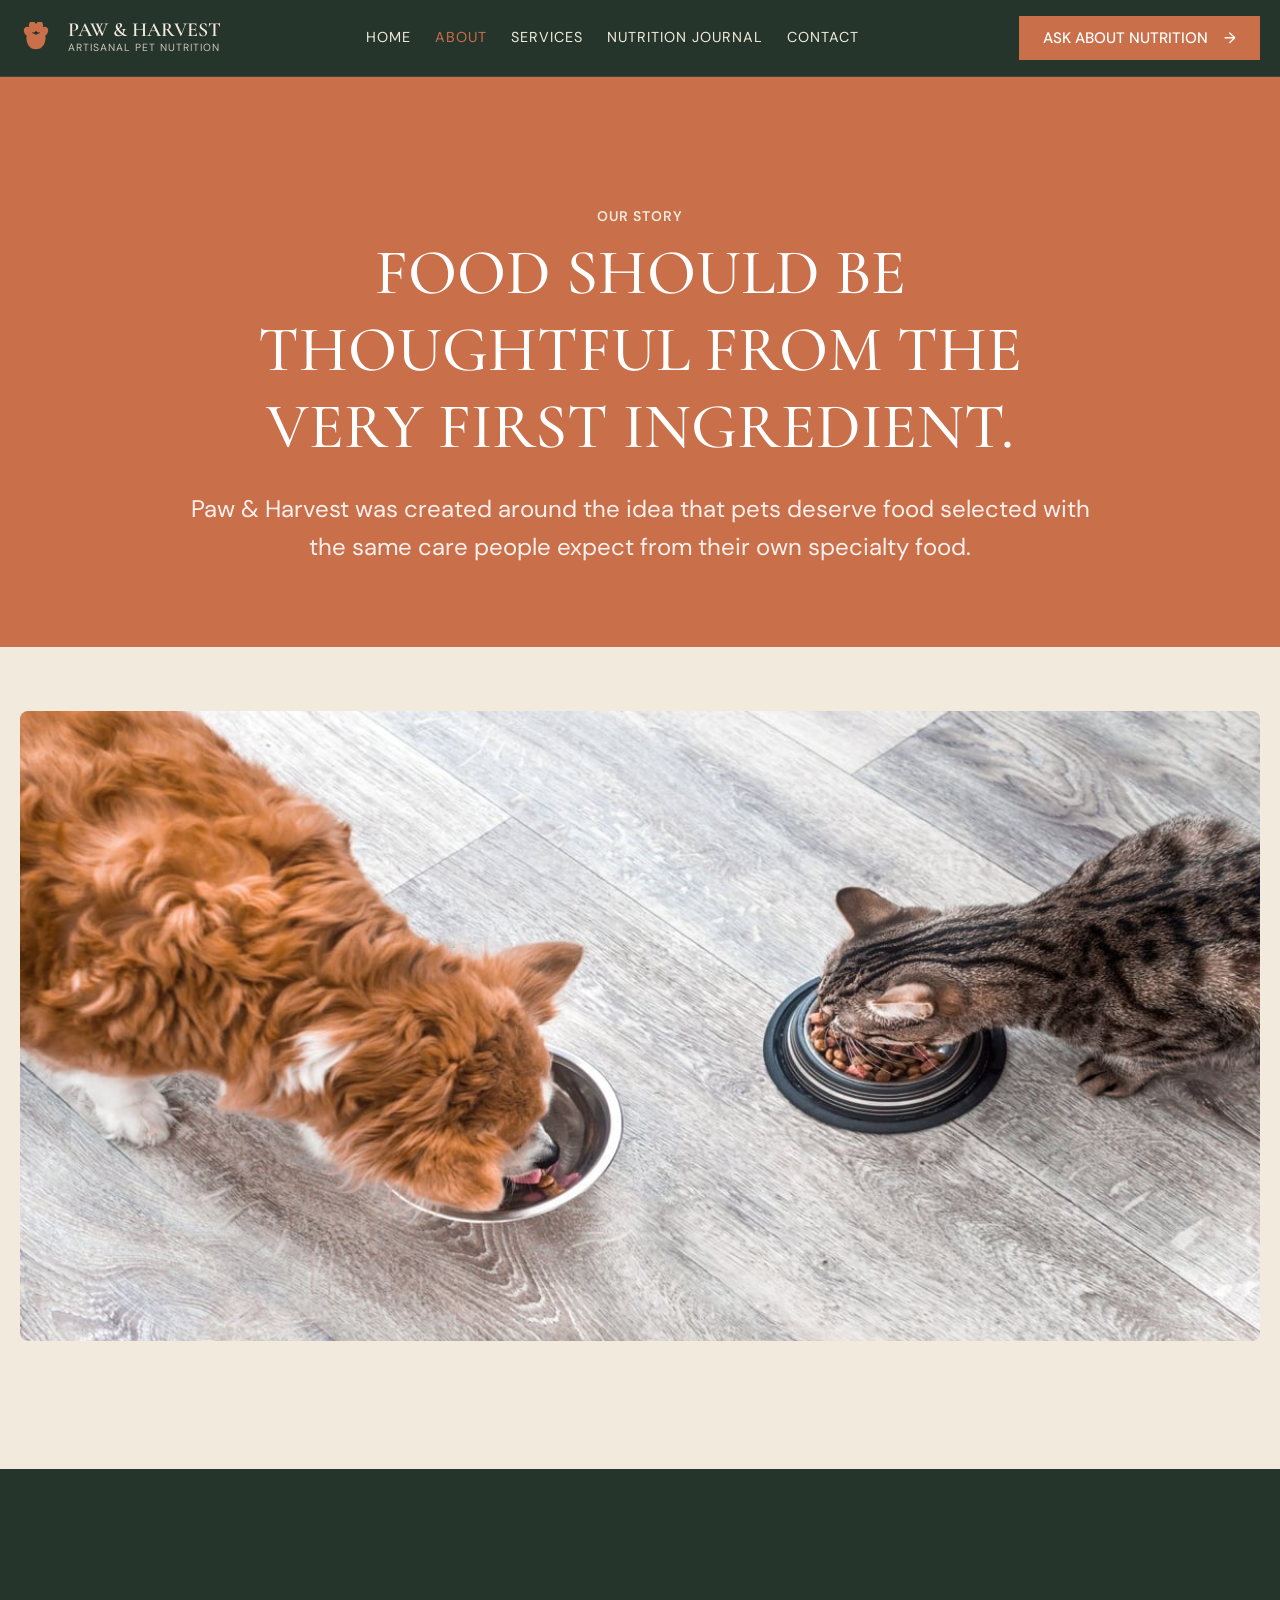
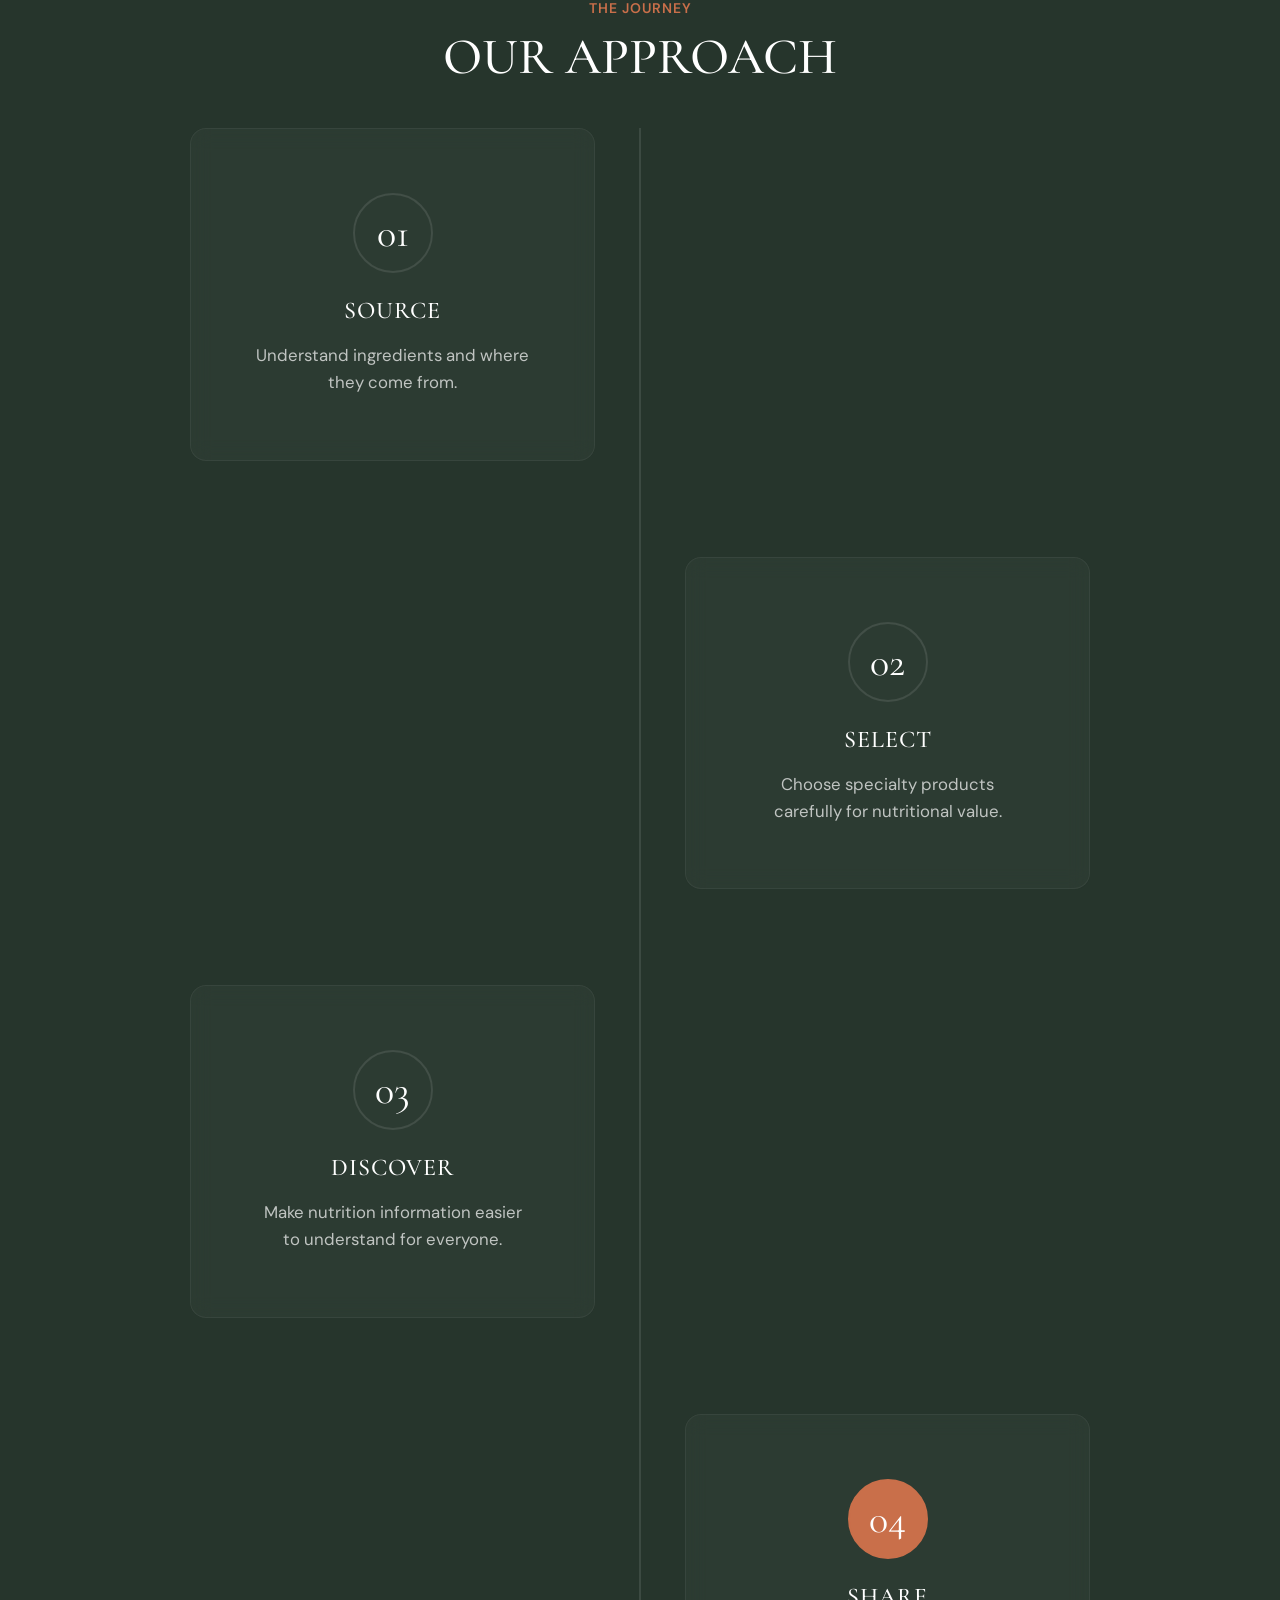
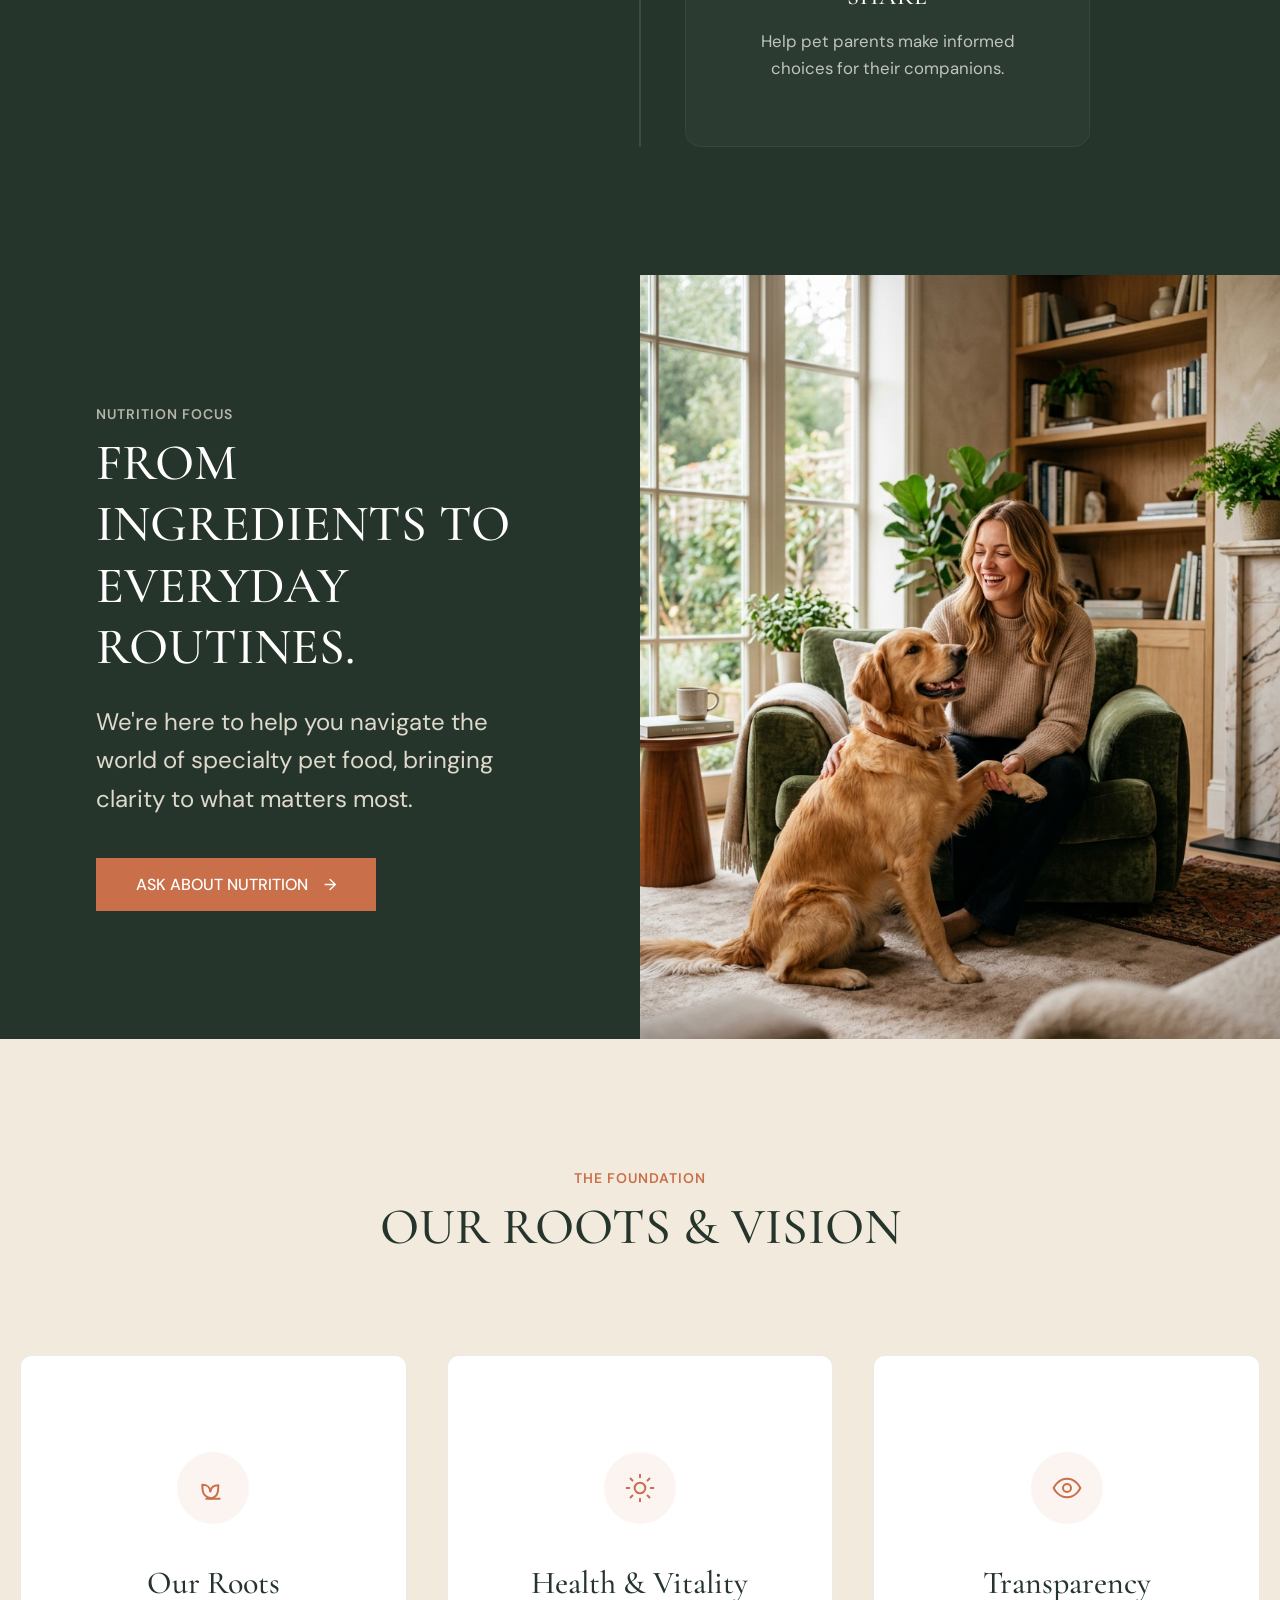
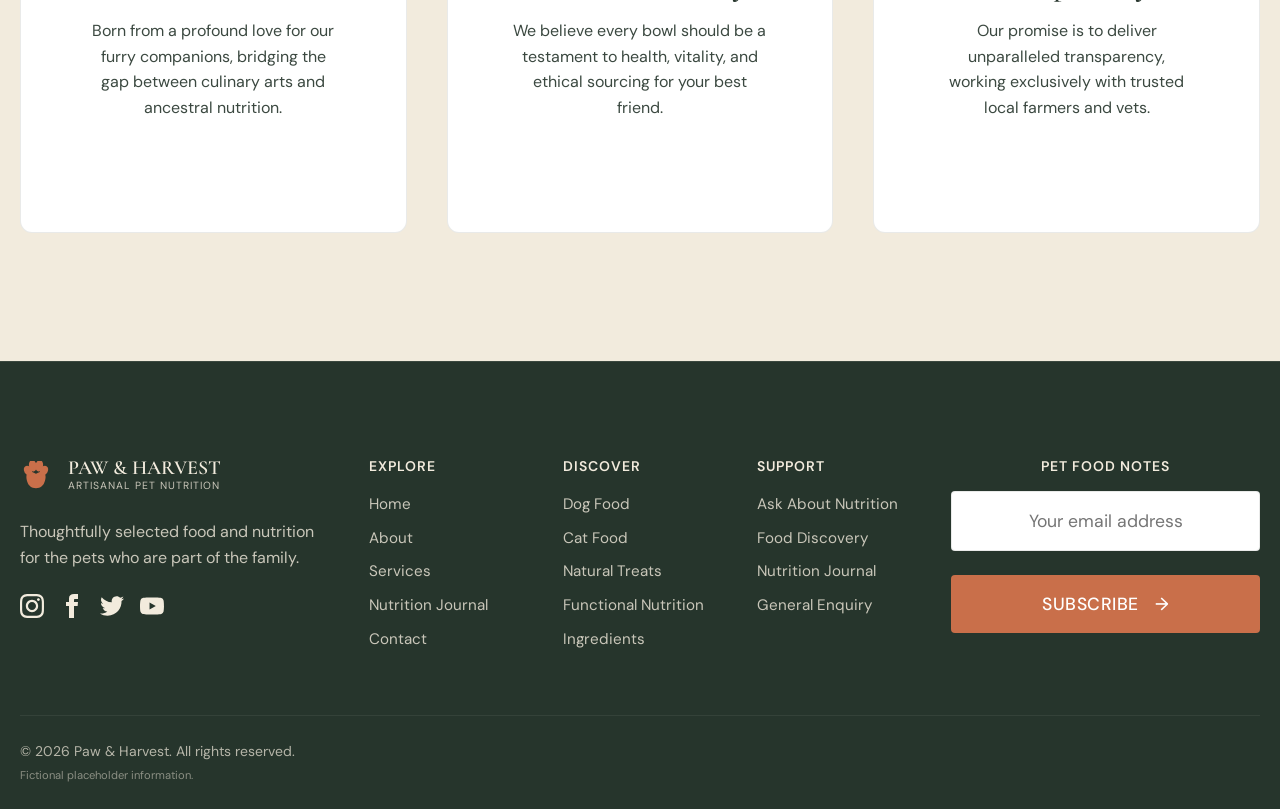
<file: paw-and-harvest/about.html>
<!DOCTYPE html>
<html lang="en" data-theme="light">
<head>
  <meta charset="UTF-8">
  <meta name="viewport" content="width=device-width, initial-scale=1.0">
  <title>Paw & Harvest | Our Approach to Specialty Pet Nutrition</title>
  <meta name="description" content="Discover our story and how we select the best ingredients for your companion's nutrition.">
  <link rel="stylesheet" href="assets/css/style.css">
  <link rel="icon" type="image/svg+xml" href="assets/images/logo.svg">
</head>
<body>

  <!-- GLOBAL NAVBAR -->
  <header class="navbar">
    <div class="container navbar-container">
      <a href="index.html" class="nav-brand">
        <svg class="nav-logo-svg" viewBox="0 0 100 100" xmlns="http://www.w3.org/2000/svg">
              <path d="M50 85 C20 85 20 50 20 50 C20 20 50 40 50 40 C50 40 80 20 80 50 C80 50 80 85 50 85 Z" />
              <ellipse cx="25" cy="30" rx="12" ry="16" transform="rotate(-30 25 30)" />
              <ellipse cx="40" cy="15" rx="12" ry="18" transform="rotate(-10 40 15)" />
              <ellipse cx="60" cy="15" rx="12" ry="18" transform="rotate(10 60 15)" />
              <ellipse cx="75" cy="30" rx="12" ry="16" transform="rotate(30 75 30)" />
            </svg>
        <div class="nav-brand-text">
          <span class="nav-brand-name">PAW & HARVEST</span>
          <span class="nav-brand-desc">Artisanal Pet Nutrition</span>
        </div>
      </a>
      
      <nav class="nav-links">
        <a href="index.html" class="nav-link">Home</a>
        <a href="about.html" class="nav-link active">About</a>
        <a href="services.html" class="nav-link">Services</a>
        <a href="journal.html" class="nav-link">Nutrition Journal</a>
        <a href="contact.html" class="nav-link">Contact</a>
      </nav>

      <div class="nav-actions">
        <div class="nav-actions-desktop" style="display: flex; align-items: center;">
          <button class="btn btn-primary cta-trigger" style="padding: 12px 24px; margin-left: 16px; font-size: 0.95rem;">ASK ABOUT NUTRITION <span class="arrow">→</span></button>
        </div>
        <button class="hamburger" aria-label="Open Menu" onclick="document.querySelector('.mobile-nav-drawer').classList.add('open'); document.querySelector('.mobile-nav-overlay').classList.add('open'); document.body.style.overflow='hidden';">
          <span></span><span></span><span></span>
        </button>
      </div>
    </div>
  </header>

  <!-- MOBILE MENU -->
  <div class="mobile-nav-overlay" onclick="document.querySelector('.mobile-nav-drawer').classList.remove('open'); document.querySelector('.mobile-nav-overlay').classList.remove('open'); document.body.style.overflow='';"></div>
  <div class="mobile-nav-drawer">
    <div class="mobile-nav-header">
      <div class="nav-brand">
        <svg class="nav-logo-svg" viewBox="0 0 100 100" xmlns="http://www.w3.org/2000/svg">
              <path d="M50 85 C20 85 20 50 20 50 C20 20 50 40 50 40 C50 40 80 20 80 50 C80 50 80 85 50 85 Z" />
              <ellipse cx="25" cy="30" rx="12" ry="16" transform="rotate(-30 25 30)" />
              <ellipse cx="40" cy="15" rx="12" ry="18" transform="rotate(-10 40 15)" />
              <ellipse cx="60" cy="15" rx="12" ry="18" transform="rotate(10 60 15)" />
              <ellipse cx="75" cy="30" rx="12" ry="16" transform="rotate(30 75 30)" />
            </svg>
        <div class="nav-brand-text">
          <span class="nav-brand-name">PAW & HARVEST</span>
          <span class="nav-brand-desc">Artisanal Pet Nutrition</span>
        </div>
      </div>
      <button class="mobile-nav-close" aria-label="Close Menu">&times;</button>
    </div>
    <nav class="mobile-nav-links">
      <a href="index.html" class="mobile-nav-link">Home</a>
      <a href="about.html" class="mobile-nav-link active">About</a>
      <a href="services.html" class="mobile-nav-link">Services</a>
      <a href="journal.html" class="mobile-nav-link">Nutrition Journal</a>
      <a href="contact.html" class="mobile-nav-link">Contact</a>
    </nav>
    <div style="margin-top: auto;">
      <button class="btn btn-primary cta-trigger" style="width: 100%; margin-bottom: var(--space-md);">ASK ABOUT NUTRITION <span class="arrow">→</span></button>
    </div>
  </div>

  <!-- SEARCH PANEL -->
  <div class="modal-overlay search-panel" style="align-items: flex-start; padding-top: 100px;">
    <div class="modal-content" style="background: var(--c-forest); color: var(--c-oat);">
      <button class="modal-close search-close" style="color: var(--c-oat);">×</button>
      <h3 style="color: var(--c-oat);">Search Paw & Harvest</h3>
      <div class="form-group">
        <input type="text" class="form-control search-input" placeholder="Search pet food, treats, ingredients, journal..." style="background: rgba(255,255,255,0.1); border-color: rgba(255,255,255,0.2); color: var(--c-oat); font-size: 1.25rem;">
      </div>
      <div class="search-results" style="margin-top: var(--space-md); display: flex; flex-direction: column; gap: var(--space-sm);"></div>
    </div>
  </div>

  <main>
    <!-- ABOUT SEC 01: LARGE EDITORIAL HERO -->
    <section class="reveal" style="background: var(--c-terracotta); padding: var(--space-3xl) 0 var(--space-xl);">
      <div class="container text-center" style="max-width: 900px; color: var(--c-white);">
        <span class="text-eyebrow" style="color: var(--c-oat);">Our Story</span>
        <h1>FOOD SHOULD BE THOUGHTFUL FROM THE VERY FIRST INGREDIENT.</h1>
        <p class="text-large" style="opacity: 0.9;">Paw & Harvest was created around the idea that pets deserve food selected with the same care people expect from their own specialty food.</p>
      </div>
    </section>

    <!-- ABOUT SEC 01.5: FEATURED IMAGE -->
    <section class="reveal" style="padding-top: var(--space-xl); padding-bottom: var(--space-3xl);">
      <div class="container">
        <img src="assets/images/about.png" alt="About Paw & Harvest" style="width: 100%; height: auto; max-height: 70vh; object-fit: cover; border-radius: var(--radius-md); display: block; margin: 0 auto;">
      </div>
    </section>

    <!-- ABOUT SEC 02: OUR APPROACH -->
    <section class="reveal" style="background-color: var(--c-forest); color: var(--c-white); padding: var(--space-3xl) 0;">
      <div class="container">
        <div class="text-center mb-lg">
          <span class="text-eyebrow" style="color: var(--c-terracotta);">The Journey</span>
          <h2 style="color: var(--c-white);">OUR APPROACH</h2>
        </div>
        
        <div class="timeline-alternating">
          <!-- 1st: Left -->
          <div class="timeline-item left">
            <div class="timeline-content text-center">
              <div class="timeline-number">01</div>
              <h3>SOURCE</h3>
              <p>Understand ingredients and where they come from.</p>
            </div>
          </div>
          
          <!-- 2nd: Right -->
          <div class="timeline-item right">
            <div class="timeline-content text-center">
              <div class="timeline-number">02</div>
              <h3>SELECT</h3>
              <p>Choose specialty products carefully for nutritional value.</p>
            </div>
          </div>
          
          <!-- 3rd: Left -->
          <div class="timeline-item left">
            <div class="timeline-content text-center">
              <div class="timeline-number">03</div>
              <h3>DISCOVER</h3>
              <p>Make nutrition information easier to understand for everyone.</p>
            </div>
          </div>
          
          <!-- 4th: Right -->
          <div class="timeline-item right">
            <div class="timeline-content text-center">
              <div class="timeline-number active">04</div>
              <h3>SHARE</h3>
              <p>Help pet parents make informed choices for their companions.</p>
            </div>
          </div>
        </div>
      </div>
    </section>

    <!-- ABOUT SEC 03: PREMIUM SPLIT CTA -->
    <section class="reveal" style="background-color: var(--c-forest); color: var(--c-oat); padding: 0;">
      <div class="about-premium-grid" style="display: grid; grid-template-columns: 1fr 1fr; align-items: center;">
        <div class="about-premium-content" style="padding: var(--space-3xl) var(--space-2xl);">
          <span class="text-eyebrow" style="color: var(--c-oat); opacity: 0.7;">Nutrition Focus</span>
          <h2 style="color: var(--c-white); margin-bottom: var(--space-md);">FROM INGREDIENTS TO EVERYDAY ROUTINES.</h2>
          <p class="text-large" style="margin-bottom: var(--space-lg); opacity: 0.9;">We're here to help you navigate the world of specialty pet food, bringing clarity to what matters most.</p>
          <button class="btn btn-primary cta-trigger">ASK ABOUT NUTRITION <span class="arrow">→</span></button>
        </div>
        <div style="height: 100%; min-height: 500px;">
          <img src="assets/images/pet-wellness.webp" alt="Pet lifestyle" style="width: 100%; height: 100%; object-fit: cover;">
        </div>
      </div>
      <style>
        @media (max-width: 768px) {
          .about-premium-grid {
            display: flex !important;
            flex-direction: column-reverse !important;
          }
          .about-premium-content {
            padding: var(--space-xl) var(--space-md) !important;
            text-align: center !important;
            display: flex;
            flex-direction: column;
            align-items: center;
          }
        }
      </style>
    </section>
  </main>

  <!-- (Insert standard footer & modal logic - I'll append via global structure later to avoid repetition, but let's just include it to be complete) -->
  <!-- MODAL / FOOTER OMITTED HERE FOR BREVITY BUT I WILL ADD THEM IN THE COMPLETE FILE. Actually, the prompt says "Build the COMPLETE working website". I must include them. -->

  <!-- GLOBAL CTA POPUP -->
  <div class="modal-overlay" id="enquiryModal">
    <!-- Same as index.html -->
    <div class="modal-content">
      <button class="modal-close" aria-label="Close modal">×</button>
      <h2 style="margin-bottom: var(--space-sm);">LET'S TALK PET NUTRITION</h2>
      <p style="opacity: 0.8; margin-bottom: var(--space-lg);">Tell us about your pet and we'll help you explore thoughtfully selected food and nutrition options.</p>
      
      <form id="enquiryForm" novalidate>
        <!-- form fields (same) -->
        <div class="form-group"><label class="form-label">Full Name *</label><input type="text" class="form-control" required placeholder="Jane Doe"><span class="form-error">Required.</span></div>
        <div class="form-group"><label class="form-label">Email Address *</label><input type="email" class="form-control" required placeholder="jane@example.com"><span class="form-error">Required.</span></div>
        <div class="form-group"><label class="form-label">Phone (Optional)</label><input type="tel" class="form-control" placeholder="+1 (555) 000-0000"></div>
        <div style="display: grid; grid-template-columns: 1fr 1fr; gap: var(--space-md);">
          <div class="form-group"><label class="form-label">Pet Type *</label><select class="form-control" required><option value="">Select Pet</option><option value="Dog">Dog</option><option value="Cat">Cat</option><option value="Puppy">Puppy</option><option value="Kitten">Kitten</option><option value="Other">Other</option></select><span class="form-error">Required.</span></div>
          <div class="form-group"><label class="form-label">Pet Age</label><select class="form-control"><option value="">Select Age</option><option value="Puppy/Kitten">Puppy / Kitten</option><option value="Young Adult">Young Adult</option><option value="Adult">Adult</option><option value="Senior">Senior</option></select></div>
        </div>
        <div class="form-group"><label class="form-label">Food Interest *</label><select class="form-control" required><option value="">Select Interest</option><option value="Premium Food">Premium Food</option><option value="Natural Treats">Natural Treats</option><option value="Functional Nutrition">Functional Nutrition</option><option value="Freeze-Dried">Freeze-Dried</option><option value="Organic Ingredients">Organic Ingredients</option><option value="General Enquiry">General Enquiry</option></select><span class="form-error">Required.</span></div>
        <div class="form-group"><label class="form-label">Message *</label><textarea class="form-control" rows="4" required placeholder="How can we help?"></textarea><span class="form-error">Required.</span></div>
        <div style="display: flex; gap: var(--space-sm); flex-direction: column; margin-top: var(--space-lg);">
          <button type="submit" class="btn btn-primary" style="width: 100%;">SEND ENQUIRY <span class="arrow">→</span></button>
          <button type="button" class="btn btn-secondary modal-close" style="width: 100%; border: none;">MAYBE LATER</button>
        </div>
      </form>
      
      <div id="formSuccess" style="display: none; text-align: center; padding: var(--space-xl) 0;">
        <svg width="64" height="64" viewBox="0 0 24 24" fill="none" stroke="var(--c-terracotta)" stroke-width="2" style="margin-bottom: var(--space-md);"><path d="M22 11.08V12a10 10 10 0 1 1-5.93-9.14"></path><polyline points="22 4 12 14.01 9 11.01"></polyline></svg>
        <h3>ENQUIRY RECEIVED</h3>
        <p>Thanks — your enquiry has been prepared for the Paw & Harvest team.</p>
      </div>
    </div>
  </div>

  <!-- OUR MISSION SECTION -->
  <style>
    .vision-card {
      background: var(--c-bg-surface);
      padding: var(--space-2xl) var(--space-xl);
      border-radius: var(--radius-lg);
      border: 1px solid var(--c-border);
      text-align: center;
      transition: all 0.4s cubic-bezier(0.165, 0.84, 0.44, 1);
      position: relative;
      overflow: hidden;
      height: 100%;
    }
    .vision-card::before {
      content: '';
      position: absolute;
      top: 0; left: 0; right: 0;
      height: 4px;
      background: var(--c-terracotta);
      transform: scaleX(0);
      transform-origin: left;
      transition: transform 0.4s ease;
    }
    .vision-card:hover {
      transform: translateY(-10px);
      box-shadow: 0 20px 40px rgba(0,0,0,0.1);
      border-color: transparent;
    }
    [data-theme="dark"] .vision-card:hover {
      box-shadow: 0 20px 40px rgba(0,0,0,0.4);
    }
    .vision-card:hover::before {
      transform: scaleX(1);
    }
    .vision-icon-wrap {
      width: 72px;
      height: 72px;
      background: rgba(201, 111, 74, 0.08);
      color: var(--c-terracotta);
      border-radius: 50%;
      display: flex;
      align-items: center;
      justify-content: center;
      margin: 0 auto var(--space-lg);
      transition: all 0.4s cubic-bezier(0.165, 0.84, 0.44, 1);
    }
    .vision-card:hover .vision-icon-wrap {
      background: var(--c-terracotta);
      color: var(--c-white);
      transform: scale(1.1);
    }
  </style>

  <section class="reveal" style="padding: var(--space-3xl) 0; background-color: var(--c-bg-primary);">
    <div class="container text-center" style="max-width: 800px; margin-bottom: var(--space-2xl);">
      <span class="text-eyebrow" style="color: var(--c-terracotta);">The Foundation</span>
      <h2>OUR ROOTS & VISION</h2>
    </div>
    
    <div class="container about-vision-grid">
      <!-- Card 1 -->
      <div class="vision-card">
        <div class="vision-icon-wrap">
          <svg width="32" height="32" viewBox="0 0 24 24" fill="none" stroke="currentColor" stroke-width="1.5" stroke-linecap="round" stroke-linejoin="round"><path d="M7 20h10"/><path d="M10 20c5.5-1.25 6-4.75 6-10-4 0-5.5 1.5-6 4.5"/><path d="M10 14.5C9.5 11 8 9.5 4 9.5c0 5.25.5 8.75 6 10"/></svg>
        </div>
        <h3 style="margin-bottom: var(--space-sm);">Our Roots</h3>
        <p style="opacity: 0.9;">Born from a profound love for our furry companions, bridging the gap between culinary arts and ancestral nutrition.</p>
      </div>
      
      <!-- Card 2 -->
      <div class="vision-card">
        <div class="vision-icon-wrap">
          <svg width="32" height="32" viewBox="0 0 24 24" fill="none" stroke="currentColor" stroke-width="1.5" stroke-linecap="round" stroke-linejoin="round"><circle cx="12" cy="12" r="4"/><path d="M12 2v2"/><path d="M12 20v2"/><path d="m4.93 4.93 1.41 1.41"/><path d="m17.66 17.66 1.41 1.41"/><path d="M2 12h2"/><path d="M20 12h2"/><path d="m6.34 17.66-1.41 1.41"/><path d="m19.07 4.93-1.41 1.41"/></svg>
        </div>
        <h3 style="margin-bottom: var(--space-sm);">Health & Vitality</h3>
        <p style="opacity: 0.9;">We believe every bowl should be a testament to health, vitality, and ethical sourcing for your best friend.</p>
      </div>
      
      <!-- Card 3 -->
      <div class="vision-card">
        <div class="vision-icon-wrap">
          <svg width="32" height="32" viewBox="0 0 24 24" fill="none" stroke="currentColor" stroke-width="1.5" stroke-linecap="round" stroke-linejoin="round"><path d="M2 12s3-7 10-7 10 7 10 7-3 7-10 7-10-7-10-7Z"/><circle cx="12" cy="12" r="3"/></svg>
        </div>
        <h3 style="margin-bottom: var(--space-sm);">Transparency</h3>
        <p style="opacity: 0.9;">Our promise is to deliver unparalleled transparency, working exclusively with trusted local farmers and vets.</p>
      </div>
    </div>
  </section>

  <footer class="site-footer">
    <div class="container">
      <div class="footer-grid">
        <div class="footer-col">
          <a href="index.html" class="nav-brand" style="margin-bottom: var(--space-md); display: inline-flex;">
            <svg class="nav-logo-svg" viewBox="0 0 100 100" xmlns="http://www.w3.org/2000/svg">
              <path d="M50 85 C20 85 20 50 20 50 C20 20 50 40 50 40 C50 40 80 20 80 50 C80 50 80 85 50 85 Z" />
              <ellipse cx="25" cy="30" rx="12" ry="16" transform="rotate(-30 25 30)" />
              <ellipse cx="40" cy="15" rx="12" ry="18" transform="rotate(-10 40 15)" />
              <ellipse cx="60" cy="15" rx="12" ry="18" transform="rotate(10 60 15)" />
              <ellipse cx="75" cy="30" rx="12" ry="16" transform="rotate(30 75 30)" />
            </svg>
            <div class="nav-brand-text">
              <span class="nav-brand-name">PAW & HARVEST</span>
              <span class="nav-brand-desc">ARTISANAL PET NUTRITION</span>
            </div>
          </a>
          <p style="opacity: 0.8; max-width: 300px; margin-bottom: var(--space-md);">Thoughtfully selected food and nutrition for the pets who are part of the family.</p>
          <div class="social-links">
            <a href="#" aria-label="Instagram">
              <svg class="social-icon" viewBox="0 0 24 24"><path d="M12 2.163c3.204 0 3.584.012 4.85.07 3.252.148 4.771 1.691 4.919 4.919.058 1.265.069 1.645.069 4.849 0 3.205-.012 3.584-.069 4.849-.149 3.225-1.664 4.771-4.919 4.919-1.266.058-1.644.07-4.85.07-3.204 0-3.584-.012-4.849-.07-3.26-.149-4.771-1.699-4.919-4.92-.058-1.265-.07-1.644-.07-4.849 0-3.204.013-3.583.07-4.849.149-3.227 1.664-4.771 4.919-4.919 1.266-.057 1.645-.069 4.849-.069zm0-2.163c-3.259 0-3.667.014-4.947.072-4.358.2-6.78 2.618-6.98 6.98-.059 1.281-.073 1.689-.073 4.948 0 3.259.014 3.668.072 4.948.2 4.358 2.618 6.78 6.98 6.98 1.281.058 1.689.072 4.948.072 3.259 0 3.668-.014 4.948-.072 4.354-.2 6.782-2.618 6.979-6.98.059-1.28.073-1.689.073-4.948 0-3.259-.014-3.667-.072-4.947-.196-4.354-2.617-6.78-6.979-6.98-1.281-.059-1.69-.073-4.949-.073zm0 5.838c-3.403 0-6.162 2.759-6.162 6.162s2.759 6.163 6.162 6.163 6.162-2.759 6.162-6.163c0-3.403-2.759-6.162-6.162-6.162zm0 10.162c-2.209 0-4-1.79-4-4 0-2.209 1.791-4 4-4s4 1.791 4 4c0 2.21-1.791 4-4 4zm6.406-11.845c-.796 0-1.441.645-1.441 1.44s.645 1.44 1.441 1.44c.795 0 1.439-.645 1.439-1.44s-.644-1.44-1.439-1.44z"/></svg>
            </a>
            <a href="#" aria-label="Facebook">
              <svg class="social-icon" viewBox="0 0 24 24"><path d="M9 8h-3v4h3v12h5v-12h3.642l.358-4h-4v-1.667c0-.955.192-1.333 1.115-1.333h2.885v-5h-3.808c-3.596 0-5.192 1.583-5.192 4.615v3.385z"/></svg>
            </a>
            <a href="#" aria-label="X">
              <svg class="social-icon" viewBox="0 0 24 24"><path d="M24 4.557c-.883.392-1.832.656-2.828.775 1.017-.609 1.798-1.574 2.165-2.724-.951.564-2.005.974-3.127 1.195-.897-.957-2.178-1.555-3.594-1.555-3.179 0-5.515 2.966-4.797 6.045-4.091-.205-7.719-2.165-10.148-5.144-1.29 2.213-.669 5.108 1.523 6.574-.806-.026-1.566-.247-2.229-.616-.054 2.281 1.581 4.415 3.949 4.89-.693.188-1.452.232-2.224.084.626 1.956 2.444 3.379 4.6 3.419-2.07 1.623-4.678 2.348-7.29 2.04 2.179 1.397 4.768 2.212 7.548 2.212 9.142 0 14.307-7.721 13.995-14.646.962-.695 1.797-1.562 2.457-2.549z"/></svg>
            </a>
            <a href="#" aria-label="YouTube">
              <svg class="social-icon" viewBox="0 0 24 24"><path d="M23.498 6.186a3.016 3.016 0 0 0-2.122-2.136C19.505 3.545 12 3.545 12 3.545s-7.505 0-9.377.505A3.017 3.017 0 0 0 .502 6.186C0 8.07 0 12 0 12s0 3.93.502 5.814a3.016 3.016 0 0 0 2.122 2.136c1.871.505 9.376.505 9.376.505s7.505 0 9.377-.505a3.015 3.015 0 0 0 2.122-2.136C24 15.93 24 12 24 12s0-3.93-.502-5.814zM9.545 15.568V8.432L15.818 12l-6.273 3.568z"/></svg>
            </a>
          </div>
        </div>
        
        <div class="footer-col">
          <h4>EXPLORE</h4>
          <ul class="footer-links">
            <li><a href="index.html">Home</a></li>
            <li><a href="about.html">About</a></li>
            <li><a href="services.html">Services</a></li>
            <li><a href="journal.html">Nutrition Journal</a></li>
            <li><a href="contact.html">Contact</a></li>
          </ul>
        </div>
        
        <div class="footer-col">
          <h4>DISCOVER</h4>
          <ul class="footer-links">
            <li><a href="services.html">Dog Food</a></li>
            <li><a href="services.html">Cat Food</a></li>
            <li><a href="services.html">Natural Treats</a></li>
            <li><a href="services.html">Functional Nutrition</a></li>
            <li><a href="journal.html">Ingredients</a></li>
          </ul>
        </div>
        
        <div class="footer-col">
          <h4>SUPPORT</h4>
          <ul class="footer-links">
            <li><a href="#" class="cta-trigger">Ask About Nutrition</a></li>
            <li><a href="#" class="cta-trigger">Food Discovery</a></li>
            <li><a href="journal.html">Nutrition Journal</a></li>
            <li><a href="contact.html">General Enquiry</a></li>
          </ul>
        </div>
        
                <div class="footer-col newsletter-col">
          <h4 class="newsletter-heading">PET FOOD NOTES</h4>
          <form class="newsletter-form" onsubmit="event.preventDefault(); alert('Subscribed to the journal!');">
            <input type="email" class="newsletter-input" placeholder="Your email address" required>
            <button type="submit" class="btn btn-primary newsletter-btn">SUBSCRIBE <span class="arrow">&rarr;</span></button>
          </form>
        </div>
      </div>
      
      <div class="footer-bottom">
        <div>
          <p style="margin:0;">&copy; 2026 Paw & Harvest. All rights reserved. <br><span style="font-size: 0.7rem; opacity: 0.7;">Fictional placeholder information.</span></p>
        </div>
      </div>
    </div>
  </footer>
  <script src="assets/js/main.js"></script>
</body>
</html>
</file>
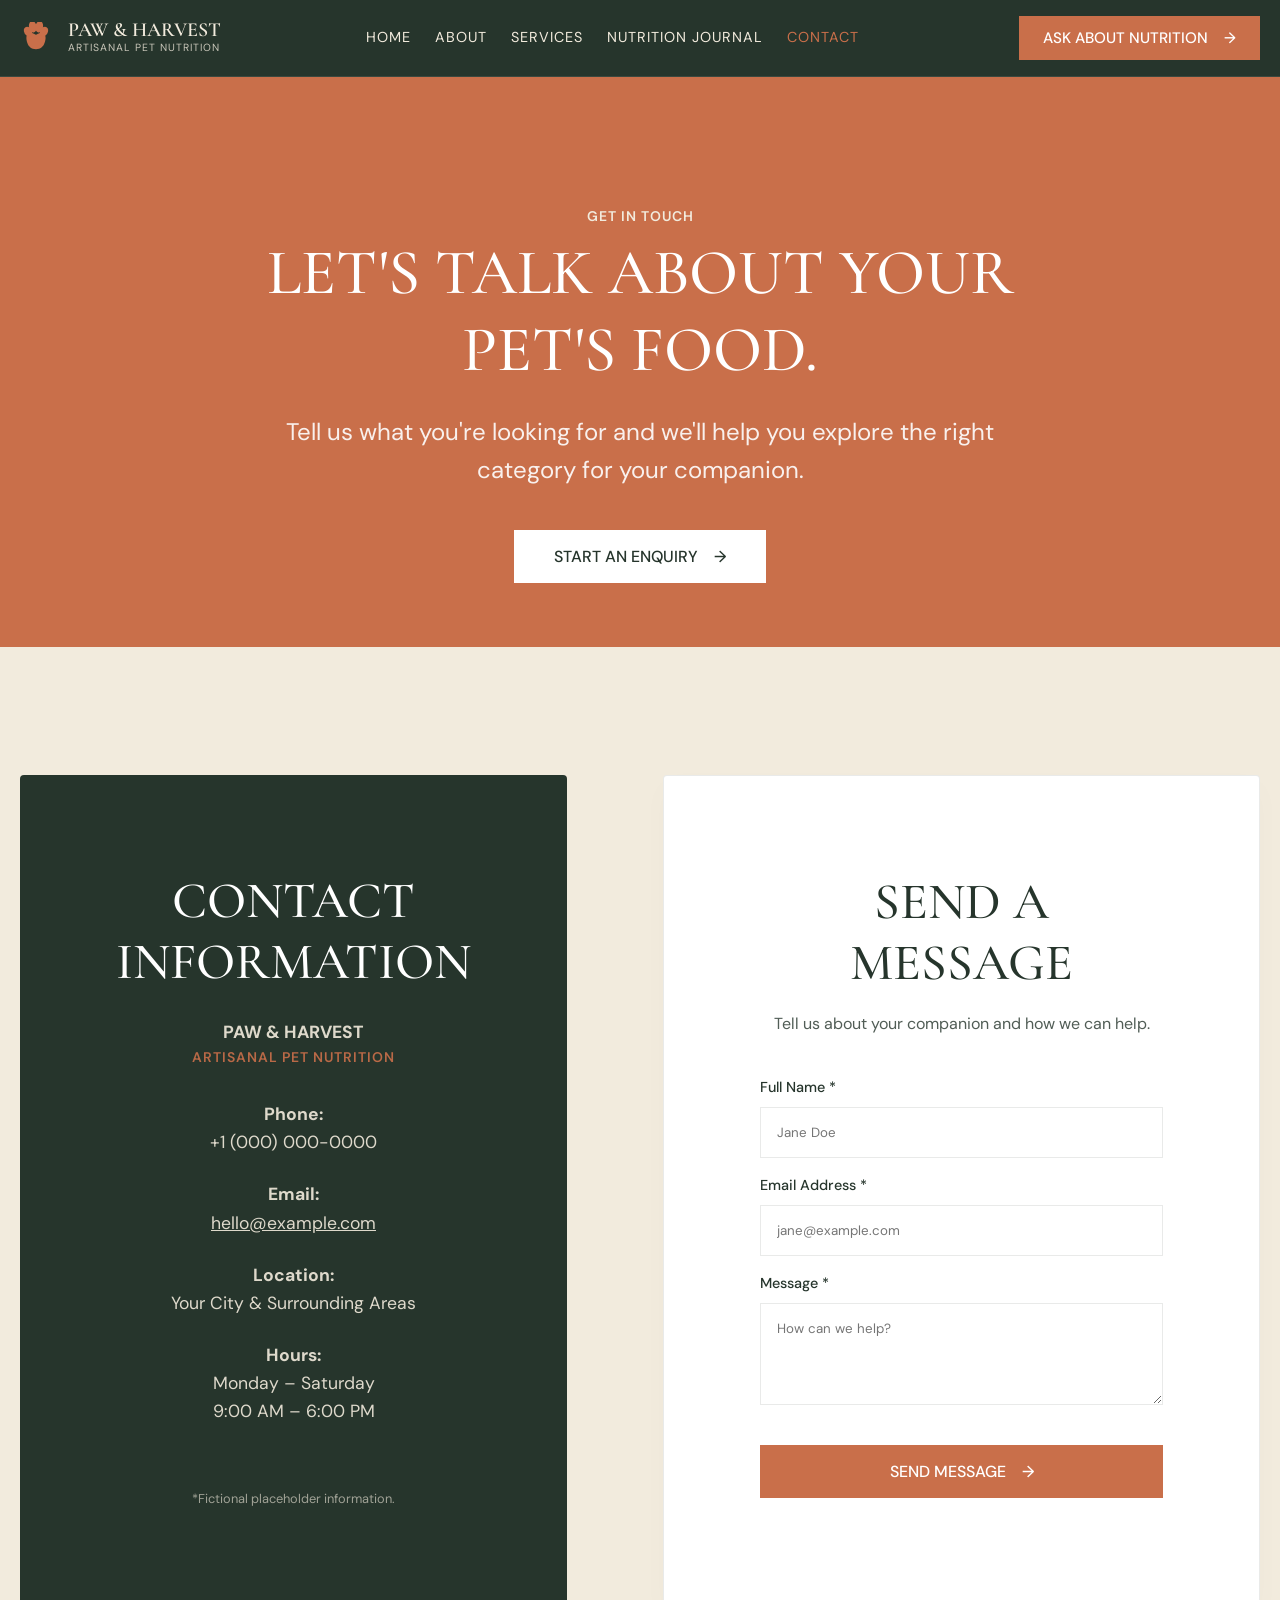
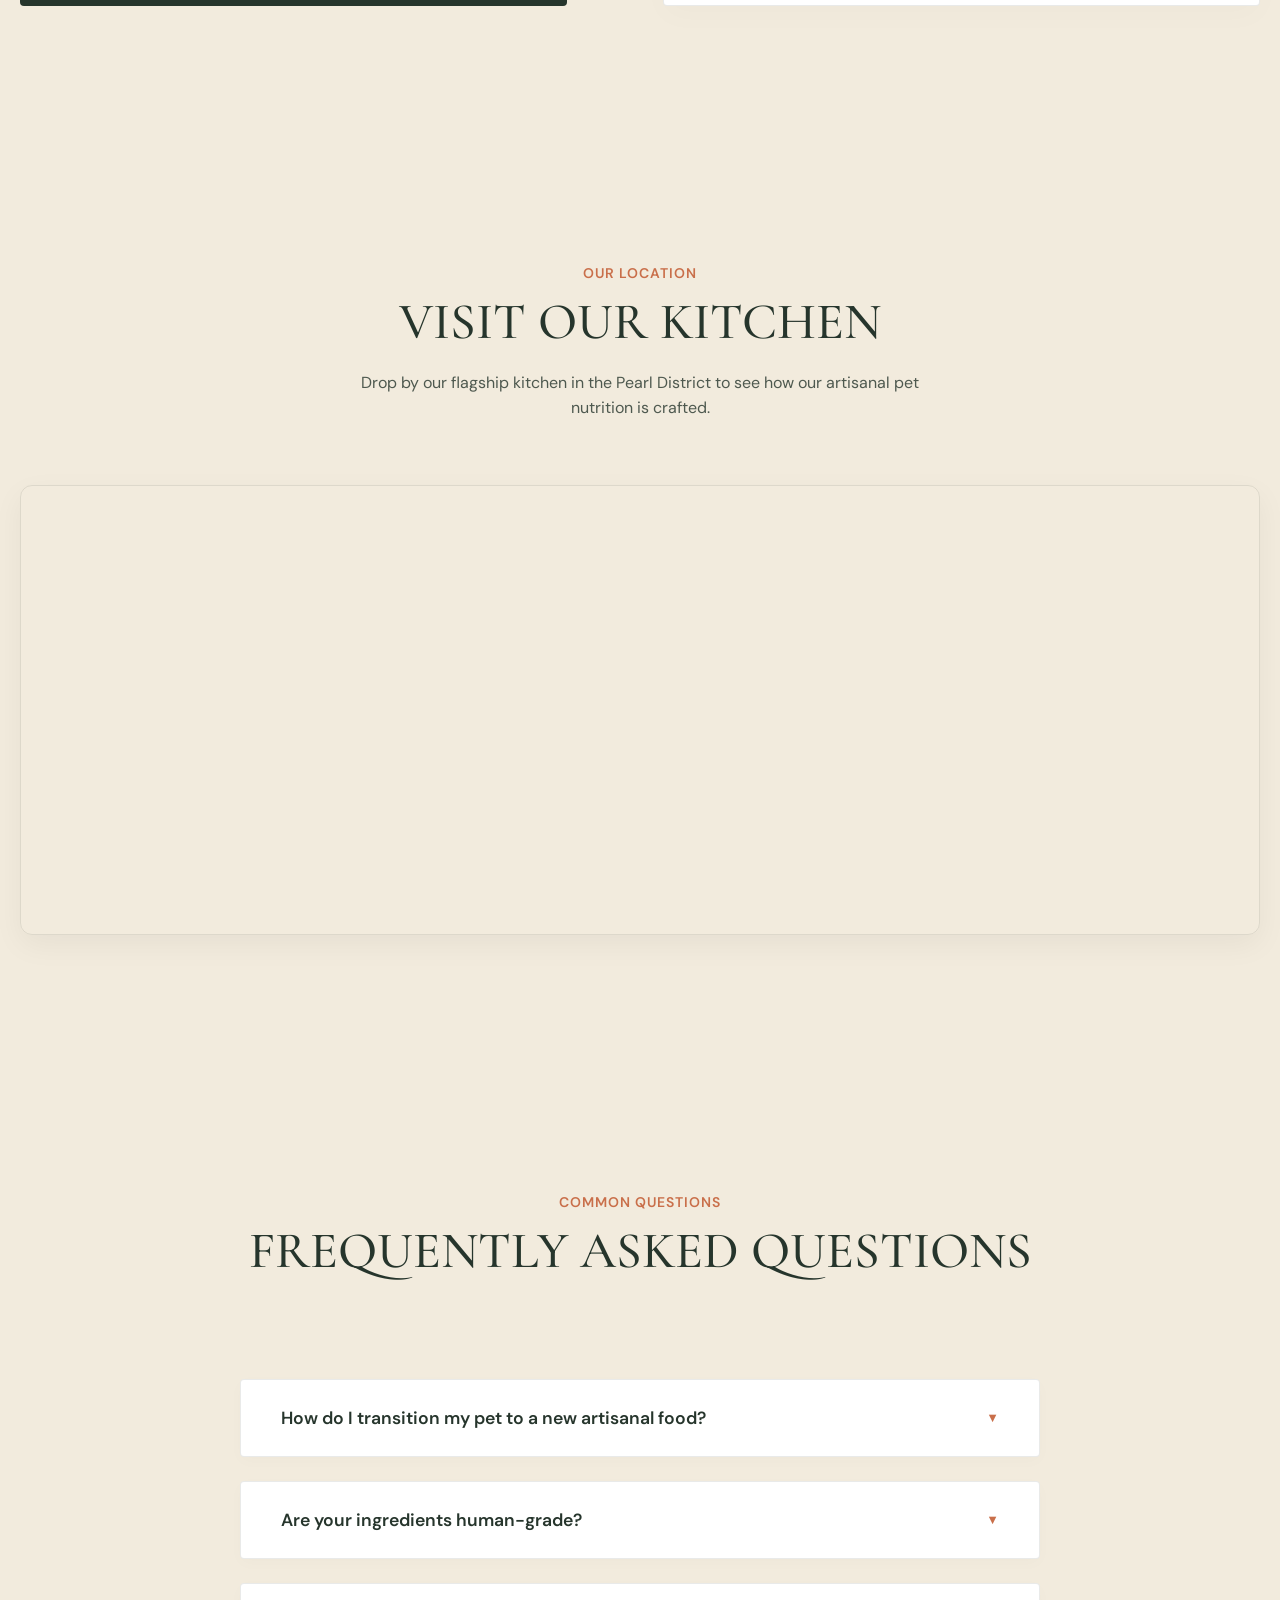
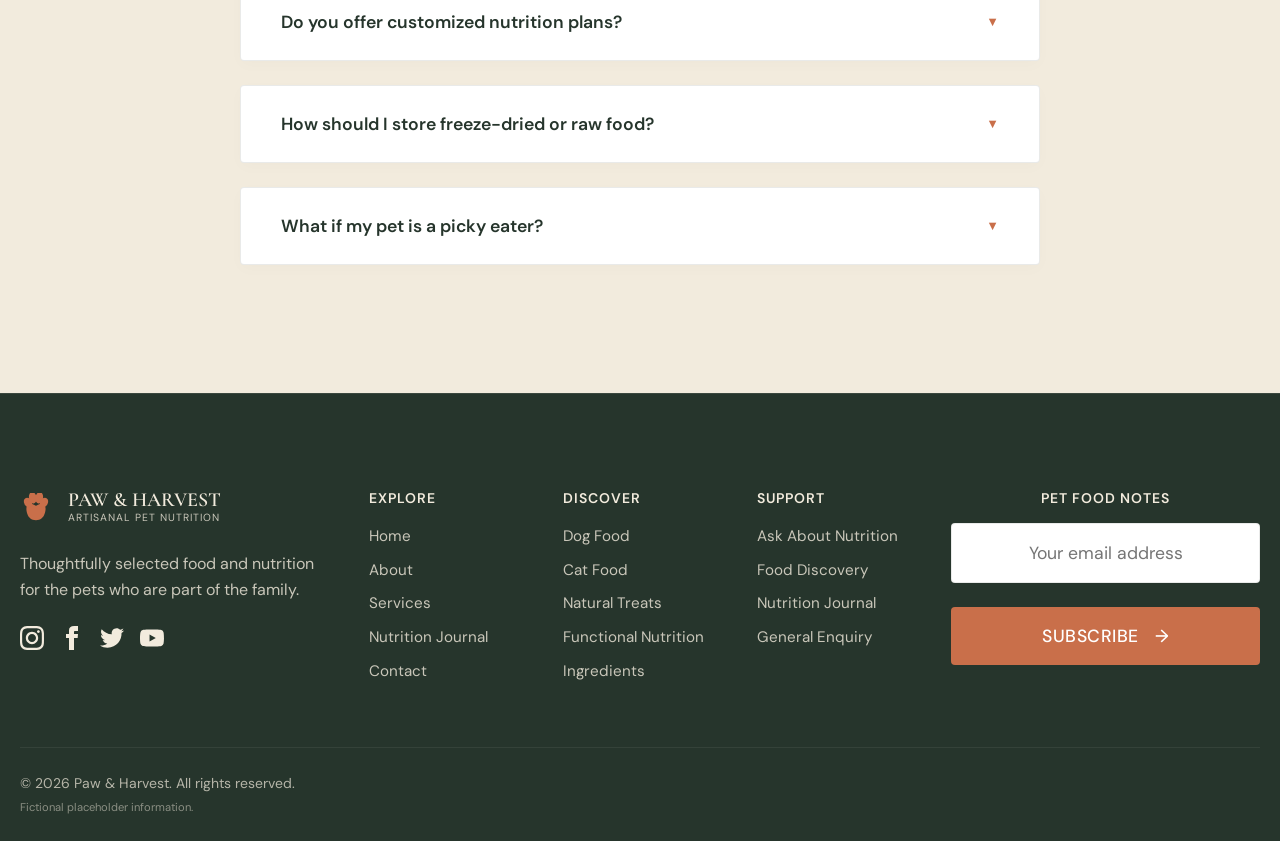
<file: paw-and-harvest/contact.html>
<!DOCTYPE html>
<html lang="en" data-theme="light">
<head>
  <meta charset="UTF-8">
  <meta name="viewport" content="width=device-width, initial-scale=1.0">
  <title>Paw & Harvest | Talk About Pet Nutrition</title>
  <meta name="description" content="Get in touch to talk about your pet's food and discover thoughtfully selected specialty nutrition.">
  <link rel="stylesheet" href="assets/css/style.css">
  <link rel="icon" type="image/svg+xml" href="assets/images/logo.svg">
</head>
<body>
  <!-- GLOBAL NAVBAR -->
  <header class="navbar">
    <div class="container navbar-container">
      <a href="index.html" class="nav-brand">
        <svg class="nav-logo-svg" viewBox="0 0 100 100" xmlns="http://www.w3.org/2000/svg">
              <path d="M50 85 C20 85 20 50 20 50 C20 20 50 40 50 40 C50 40 80 20 80 50 C80 50 80 85 50 85 Z" />
              <ellipse cx="25" cy="30" rx="12" ry="16" transform="rotate(-30 25 30)" />
              <ellipse cx="40" cy="15" rx="12" ry="18" transform="rotate(-10 40 15)" />
              <ellipse cx="60" cy="15" rx="12" ry="18" transform="rotate(10 60 15)" />
              <ellipse cx="75" cy="30" rx="12" ry="16" transform="rotate(30 75 30)" />
            </svg>
        <div class="nav-brand-text"><span class="nav-brand-name">PAW & HARVEST</span><span class="nav-brand-desc">Artisanal Pet Nutrition</span></div>
      </a>
      <nav class="nav-links"><a href="index.html" class="nav-link">Home</a><a href="about.html" class="nav-link">About</a><a href="services.html" class="nav-link">Services</a><a href="journal.html" class="nav-link">Nutrition Journal</a><a href="contact.html" class="nav-link active">Contact</a></nav>
      <div class="nav-actions">
        <div class="nav-actions-desktop" style="display: flex; align-items: center;">
          <button class="btn btn-primary cta-trigger" style="padding: 12px 24px; margin-left: 16px; font-size: 0.95rem;">ASK ABOUT NUTRITION <span class="arrow">→</span></button>
        </div>
        <button class="hamburger" aria-label="Open Menu" onclick="document.querySelector('.mobile-nav-drawer').classList.add('open'); document.querySelector('.mobile-nav-overlay').classList.add('open'); document.body.style.overflow='hidden';"><span></span><span></span><span></span></button>
      </div>
    </div>
  </header>

  <!-- MOBILE MENU -->
  <div class="mobile-nav-overlay" onclick="document.querySelector('.mobile-nav-drawer').classList.remove('open'); document.querySelector('.mobile-nav-overlay').classList.remove('open'); document.body.style.overflow='';"></div>
  <div class="mobile-nav-drawer">
    <div class="mobile-nav-header">
      <div class="nav-brand">
        <svg class="nav-logo-svg" viewBox="0 0 100 100" xmlns="http://www.w3.org/2000/svg">
              <path d="M50 85 C20 85 20 50 20 50 C20 20 50 40 50 40 C50 40 80 20 80 50 C80 50 80 85 50 85 Z" />
              <ellipse cx="25" cy="30" rx="12" ry="16" transform="rotate(-30 25 30)" />
              <ellipse cx="40" cy="15" rx="12" ry="18" transform="rotate(-10 40 15)" />
              <ellipse cx="60" cy="15" rx="12" ry="18" transform="rotate(10 60 15)" />
              <ellipse cx="75" cy="30" rx="12" ry="16" transform="rotate(30 75 30)" />
            </svg>
        <div class="nav-brand-text">
          <span class="nav-brand-name">PAW & HARVEST</span>
          <span class="nav-brand-desc">Artisanal Pet Nutrition</span>
        </div>
      </div>
      <button class="mobile-nav-close" aria-label="Close Menu">&times;</button>
    </div>
    <nav class="mobile-nav-links">
      <a href="index.html" class="mobile-nav-link">Home</a>
      <a href="about.html" class="mobile-nav-link">About</a>
      <a href="services.html" class="mobile-nav-link">Services</a>
      <a href="journal.html" class="mobile-nav-link">Nutrition Journal</a>
      <a href="contact.html" class="mobile-nav-link active">Contact</a>
    </nav>
    <div style="margin-top: auto;">
      <button class="btn btn-primary cta-trigger" style="width: 100%; margin-bottom: var(--space-md);">ASK ABOUT NUTRITION <span class="arrow">→</span></button>
    </div>
  </div>

  <!-- SEARCH PANEL -->
  <div class="modal-overlay search-panel" style="align-items: flex-start; padding-top: 100px;">
    <div class="modal-content" style="background: var(--c-forest); color: var(--c-oat);">
      <button class="modal-close search-close" style="color: var(--c-oat);">×</button>
      <h3 style="color: var(--c-oat);">Search Paw & Harvest</h3>
      <div class="form-group"><input type="text" class="form-control search-input" placeholder="Search pet food, treats, ingredients, journal..." style="background: rgba(255,255,255,0.1); border-color: rgba(255,255,255,0.2); color: var(--c-oat); font-size: 1.25rem;"></div>
      <div class="search-results" style="margin-top: var(--space-md); display: flex; flex-direction: column; gap: var(--space-sm);"></div>
    </div>
  </div>

  <main>
    <!-- CONTACT SEC 01: HERO -->
    <section class="reveal" style="background: var(--c-terracotta); padding: var(--space-3xl) 0 var(--space-xl);">
      <div class="container text-center" style="max-width: 800px; color: var(--c-white);">
        <span class="text-eyebrow" style="color: var(--c-oat);">Get In Touch</span>
        <h1>LET'S TALK ABOUT YOUR PET'S FOOD.</h1>
        <p class="text-large" style="opacity: 0.9; margin-bottom: var(--space-lg);">Tell us what you're looking for and we'll help you explore the right category for your companion.</p>
        <button class="btn btn-primary cta-trigger" style="background-color: var(--c-white); color: var(--c-forest);">START AN ENQUIRY <span class="arrow">→</span></button>
      </div>
    </section>

    <!-- CONTACT SEC 02: CONTACT INFO & TOPIC SELECTOR -->
    <section class="reveal">
      <div class="container contact-grid">
        <div class="contact-card-info" style="background-color: var(--c-forest); color: var(--c-oat); border-radius: var(--radius-sm); text-align: center; height: 100%; display: flex; flex-direction: column; justify-content: center;">
          <h2 style="color: var(--c-white); margin-bottom: var(--space-md);">CONTACT INFORMATION</h2>
          <div style="display: flex; flex-direction: column; gap: var(--space-md); font-size: 1.1rem; opacity: 0.9; margin-bottom: var(--space-xl);">
            <div><strong>PAW & HARVEST</strong><br><span class="text-eyebrow" style="color: var(--c-terracotta);">ARTISANAL PET NUTRITION</span></div>
            <div><strong>Phone:</strong> <br>+1 (000) 000-0000</div>
            <div><strong>Email:</strong> <br><a href="mailto:hello@example.com" style="color: var(--c-oat);">hello@example.com</a></div>
            <div><strong>Location:</strong> <br>Your City & Surrounding Areas</div>
            <div><strong>Hours:</strong> <br>Monday – Saturday<br>9:00 AM – 6:00 PM</div>
          </div>
          <p style="font-size: 0.8rem; opacity: 0.6; margin: 0;">*Fictional placeholder information.</p>
        </div>

        <div class="contact-card-form" style="background: var(--c-bg-surface); border-radius: var(--radius-sm); border: 1px solid var(--c-border); box-shadow: 0 10px 30px rgba(0,0,0,0.02); text-align: left;">
          <h2 style="color: var(--c-text-primary); margin-bottom: var(--space-sm); text-align: center;">SEND A MESSAGE</h2>
          <p style="opacity: 0.8; margin-bottom: var(--space-lg); text-align: center;">Tell us about your companion and how we can help.</p>
          <form id="pageContactForm">
            <div class="form-group"><label class="form-label">Full Name *</label><input type="text" class="form-control" required placeholder="Jane Doe"></div>
            <div class="form-group"><label class="form-label">Email Address *</label><input type="email" class="form-control" required placeholder="jane@example.com"></div>
            <div class="form-group"><label class="form-label">Message *</label><textarea class="form-control" rows="4" required placeholder="How can we help?"></textarea></div>
            <button type="submit" class="btn btn-primary" style="width: 100%; margin-top: var(--space-sm);">SEND MESSAGE <span class="arrow">→</span></button>
          </form>
        </div>
      </div>
      
      <style>
        .contact-grid {
          display: grid;
          grid-template-columns: 1fr;
          gap: var(--space-2xl);
          align-items: stretch;
        }
        .contact-card-info, .contact-card-form {
          padding: var(--space-xl) var(--space-md);
        }
        @media (min-width: 900px) {
          .contact-grid {
            grid-template-columns: 1fr 1.2fr;
          }
          .contact-card-info, .contact-card-form {
            padding: var(--space-2xl);
          }
        }
      </style>
    </section>


  </main>

  <!-- GLOBAL CTA POPUP -->
  <div class="modal-overlay" id="enquiryModal">
    <div class="modal-content">
      <button class="modal-close" aria-label="Close modal">×</button>
      <h2 style="margin-bottom: var(--space-sm);">LET'S TALK PET NUTRITION</h2>
      <p style="opacity: 0.8; margin-bottom: var(--space-lg);">Tell us about your pet and we'll help you explore thoughtfully selected food and nutrition options.</p>
      <form id="enquiryForm" novalidate>
        <div class="form-group"><label class="form-label">Full Name *</label><input type="text" class="form-control" required placeholder="Jane Doe"><span class="form-error">Required.</span></div>
        <div class="form-group"><label class="form-label">Email Address *</label><input type="email" class="form-control" required placeholder="jane@example.com"><span class="form-error">Required.</span></div>
        <div class="form-group"><label class="form-label">Phone (Optional)</label><input type="tel" class="form-control" placeholder="+1 (555) 000-0000"></div>
        <div style="display: grid; grid-template-columns: 1fr 1fr; gap: var(--space-md);">
          <div class="form-group"><label class="form-label">Pet Type *</label><select class="form-control" required><option value="">Select Pet</option><option value="Dog">Dog</option><option value="Cat">Cat</option><option value="Puppy">Puppy</option><option value="Kitten">Kitten</option><option value="Other">Other</option></select><span class="form-error">Required.</span></div>
          <div class="form-group"><label class="form-label">Pet Age</label><select class="form-control"><option value="">Select Age</option><option value="Puppy/Kitten">Puppy / Kitten</option><option value="Young Adult">Young Adult</option><option value="Adult">Adult</option><option value="Senior">Senior</option></select></div>
        </div>
        <div class="form-group"><label class="form-label">Food Interest *</label><select class="form-control" required><option value="">Select Interest</option><option value="Premium Food">Premium Food</option><option value="Natural Treats">Natural Treats</option><option value="Functional Nutrition">Functional Nutrition</option><option value="Freeze-Dried">Freeze-Dried</option><option value="Organic Ingredients">Organic Ingredients</option><option value="General Enquiry">General Enquiry</option></select><span class="form-error">Required.</span></div>
        <div class="form-group"><label class="form-label">Message *</label><textarea class="form-control" rows="4" required placeholder="How can we help?"></textarea><span class="form-error">Required.</span></div>
        <div style="display: flex; gap: var(--space-sm); flex-direction: column; margin-top: var(--space-lg);">
          <button type="submit" class="btn btn-primary" style="width: 100%;">SEND ENQUIRY <span class="arrow">→</span></button>
          <button type="button" class="btn btn-secondary modal-close" style="width: 100%; border: none;">MAYBE LATER</button>
        </div>
      </form>
      <div id="formSuccess" style="display: none; text-align: center; padding: var(--space-xl) 0;">
        <svg width="64" height="64" viewBox="0 0 24 24" fill="none" stroke="var(--c-terracotta)" stroke-width="2" style="margin-bottom: var(--space-md);"><path d="M22 11.08V12a10 10 10 0 1 1-5.93-9.14"></path><polyline points="22 4 12 14.01 9 11.01"></polyline></svg>
        <h3>ENQUIRY RECEIVED</h3>
        <p>Thanks — your enquiry has been prepared for the Paw & Harvest team.</p>
      </div>
    </div>
  </div>

  <!-- MAP SECTION -->
  <section class="map-section reveal">
    <div class="container">
      <div style="text-align: center; margin-bottom: var(--space-xl);">
        <span class="text-eyebrow">Our Location</span>
        <h2 style="color: var(--c-forest);">VISIT OUR KITCHEN</h2>
        <p style="opacity: 0.8; max-width: 600px; margin: var(--space-sm) auto 0;">Drop by our flagship kitchen in the Pearl District to see how our artisanal pet nutrition is crafted.</p>
      </div>
      <div style="width: 100%; height: 450px; border-radius: 12px; overflow: hidden; box-shadow: 0 10px 30px rgba(0,0,0,0.05); border: 1px solid var(--c-border);">
        <iframe 
          src="https://www.google.com/maps/embed?pb=!1m18!1m12!1m3!1d11181.761803716616!2d-122.684177651034!3d45.52924300304323!2m3!1f0!2f0!3f0!3m2!1i1024!2i768!4f13.1!3m3!1m2!1s0x54950a06c57f7243%3A0x8f2d577e1dfd4f09!2sPearl%20District%2C%20Portland%2C%20OR!5e0!3m2!1sen!2sus!4v1711234567890!5m2!1sen!2sus" 
          width="100%" 
          height="100%" 
          style="border:0;" 
          allowfullscreen="" 
          loading="lazy" 
          referrerpolicy="no-referrer-when-downgrade">
        </iframe>
      </div>
    </div>
  </section>

  <!-- FAQ SECTION -->
  <section class="faq-section reveal" style="padding: var(--space-3xl) 0;">
    <div class="container" style="max-width: 800px;">
      <div style="text-align: center; margin-bottom: var(--space-2xl);">
        <span class="text-eyebrow">Common Questions</span>
        <h2 style="color: var(--c-text-primary);">FREQUENTLY ASKED QUESTIONS</h2>
      </div>
      
      <div class="faq-list" style="display: flex; flex-direction: column; gap: var(--space-md);">
        <details style="background: var(--c-bg-surface); border: 1px solid var(--c-border); border-radius: var(--radius-sm); padding: var(--space-md) var(--space-lg); cursor: pointer; box-shadow: 0 4px 15px rgba(0,0,0,0.02);">
          <summary style="font-weight: 600; font-size: 1.1rem; color: var(--c-text-primary); outline: none;">How do I transition my pet to a new artisanal food?</summary>
          <p style="margin-top: var(--space-md); opacity: 0.8; color: var(--c-text-primary); line-height: 1.6;">We recommend a slow transition over 7-10 days. Start by mixing 25% of the new food with 75% of their current food, gradually increasing the new food while decreasing the old.</p>
        </details>
        
        <details style="background: var(--c-bg-surface); border: 1px solid var(--c-border); border-radius: var(--radius-sm); padding: var(--space-md) var(--space-lg); cursor: pointer; box-shadow: 0 4px 15px rgba(0,0,0,0.02);">
          <summary style="font-weight: 600; font-size: 1.1rem; color: var(--c-text-primary); outline: none;">Are your ingredients human-grade?</summary>
          <p style="margin-top: var(--space-md); opacity: 0.8; color: var(--c-text-primary); line-height: 1.6;">Yes, we source only the highest quality, human-grade ingredients from trusted local farmers and sustainable fisheries. We believe your companions deserve the same quality of food as you do.</p>
        </details>
        
        <details style="background: var(--c-bg-surface); border: 1px solid var(--c-border); border-radius: var(--radius-sm); padding: var(--space-md) var(--space-lg); cursor: pointer; box-shadow: 0 4px 15px rgba(0,0,0,0.02);">
          <summary style="font-weight: 600; font-size: 1.1rem; color: var(--c-text-primary); outline: none;">Do you offer customized nutrition plans?</summary>
          <p style="margin-top: var(--space-md); opacity: 0.8; color: var(--c-text-primary); line-height: 1.6;">Absolutely! You can reach out to us using the contact form above, and our lead canine/feline nutritionists will help curate a diet tailored exactly to your pet's age, breed, and health requirements.</p>
        </details>

        <details style="background: var(--c-bg-surface); border: 1px solid var(--c-border); border-radius: var(--radius-sm); padding: var(--space-md) var(--space-lg); cursor: pointer; box-shadow: 0 4px 15px rgba(0,0,0,0.02);">
          <summary style="font-weight: 600; font-size: 1.1rem; color: var(--c-text-primary); outline: none;">How should I store freeze-dried or raw food?</summary>
          <p style="margin-top: var(--space-md); opacity: 0.8; color: var(--c-text-primary); line-height: 1.6;">Freeze-dried food should be kept in a cool, dry place in an airtight container. If you are using our frozen raw selections, keep them in the freezer and thaw individual portions in the refrigerator 24 hours before feeding.</p>
        </details>

        <details style="background: var(--c-bg-surface); border: 1px solid var(--c-border); border-radius: var(--radius-sm); padding: var(--space-md) var(--space-lg); cursor: pointer; box-shadow: 0 4px 15px rgba(0,0,0,0.02);">
          <summary style="font-weight: 600; font-size: 1.1rem; color: var(--c-text-primary); outline: none;">What if my pet is a picky eater?</summary>
          <p style="margin-top: var(--space-md); opacity: 0.8; color: var(--c-text-primary); line-height: 1.6;">We suggest starting with our functional bone broths or freeze-dried meal toppers. Adding a bit of warm moisture often brings out the natural aromas and entices even the most discerning pets.</p>
        </details>
      </div>
    </div>
    <style>
      .faq-section details > summary {
        list-style: none;
        position: relative;
        padding-right: 2rem;
      }
      .faq-section details > summary::-webkit-details-marker {
        display: none;
      }
      .faq-section details > summary::after {
        content: '▼';
        position: absolute;
        right: 0;
        top: 50%;
        transform: translateY(-50%);
        font-size: 0.8rem;
        color: var(--c-terracotta);
        transition: transform 0.2s ease;
      }
      .faq-section details[open] > summary::after {
        content: '▲';
      }
      .faq-section details {
        transition: all 0.3s ease;
      }
    </style>
  </section>

  <footer class="site-footer">
    <div class="container">
      <div class="footer-grid">
        <div class="footer-col">
          <a href="index.html" class="nav-brand" style="margin-bottom: var(--space-md); display: inline-flex;">
            <svg class="nav-logo-svg" viewBox="0 0 100 100" xmlns="http://www.w3.org/2000/svg">
              <path d="M50 85 C20 85 20 50 20 50 C20 20 50 40 50 40 C50 40 80 20 80 50 C80 50 80 85 50 85 Z" />
              <ellipse cx="25" cy="30" rx="12" ry="16" transform="rotate(-30 25 30)" />
              <ellipse cx="40" cy="15" rx="12" ry="18" transform="rotate(-10 40 15)" />
              <ellipse cx="60" cy="15" rx="12" ry="18" transform="rotate(10 60 15)" />
              <ellipse cx="75" cy="30" rx="12" ry="16" transform="rotate(30 75 30)" />
            </svg>
            <div class="nav-brand-text">
              <span class="nav-brand-name">PAW & HARVEST</span>
              <span class="nav-brand-desc">ARTISANAL PET NUTRITION</span>
            </div>
          </a>
          <p style="opacity: 0.8; max-width: 300px; margin-bottom: var(--space-md);">Thoughtfully selected food and nutrition for the pets who are part of the family.</p>
          <div class="social-links">
            <a href="#" aria-label="Instagram">
              <svg class="social-icon" viewBox="0 0 24 24"><path d="M12 2.163c3.204 0 3.584.012 4.85.07 3.252.148 4.771 1.691 4.919 4.919.058 1.265.069 1.645.069 4.849 0 3.205-.012 3.584-.069 4.849-.149 3.225-1.664 4.771-4.919 4.919-1.266.058-1.644.07-4.85.07-3.204 0-3.584-.012-4.849-.07-3.26-.149-4.771-1.699-4.919-4.92-.058-1.265-.07-1.644-.07-4.849 0-3.204.013-3.583.07-4.849.149-3.227 1.664-4.771 4.919-4.919 1.266-.057 1.645-.069 4.849-.069zm0-2.163c-3.259 0-3.667.014-4.947.072-4.358.2-6.78 2.618-6.98 6.98-.059 1.281-.073 1.689-.073 4.948 0 3.259.014 3.668.072 4.948.2 4.358 2.618 6.78 6.98 6.98 1.281.058 1.689.072 4.948.072 3.259 0 3.668-.014 4.948-.072 4.354-.2 6.782-2.618 6.979-6.98.059-1.28.073-1.689.073-4.948 0-3.259-.014-3.667-.072-4.947-.196-4.354-2.617-6.78-6.979-6.98-1.281-.059-1.69-.073-4.949-.073zm0 5.838c-3.403 0-6.162 2.759-6.162 6.162s2.759 6.163 6.162 6.163 6.162-2.759 6.162-6.163c0-3.403-2.759-6.162-6.162-6.162zm0 10.162c-2.209 0-4-1.79-4-4 0-2.209 1.791-4 4-4s4 1.791 4 4c0 2.21-1.791 4-4 4zm6.406-11.845c-.796 0-1.441.645-1.441 1.44s.645 1.44 1.441 1.44c.795 0 1.439-.645 1.439-1.44s-.644-1.44-1.439-1.44z"/></svg>
            </a>
            <a href="#" aria-label="Facebook">
              <svg class="social-icon" viewBox="0 0 24 24"><path d="M9 8h-3v4h3v12h5v-12h3.642l.358-4h-4v-1.667c0-.955.192-1.333 1.115-1.333h2.885v-5h-3.808c-3.596 0-5.192 1.583-5.192 4.615v3.385z"/></svg>
            </a>
            <a href="#" aria-label="X">
              <svg class="social-icon" viewBox="0 0 24 24"><path d="M24 4.557c-.883.392-1.832.656-2.828.775 1.017-.609 1.798-1.574 2.165-2.724-.951.564-2.005.974-3.127 1.195-.897-.957-2.178-1.555-3.594-1.555-3.179 0-5.515 2.966-4.797 6.045-4.091-.205-7.719-2.165-10.148-5.144-1.29 2.213-.669 5.108 1.523 6.574-.806-.026-1.566-.247-2.229-.616-.054 2.281 1.581 4.415 3.949 4.89-.693.188-1.452.232-2.224.084.626 1.956 2.444 3.379 4.6 3.419-2.07 1.623-4.678 2.348-7.29 2.04 2.179 1.397 4.768 2.212 7.548 2.212 9.142 0 14.307-7.721 13.995-14.646.962-.695 1.797-1.562 2.457-2.549z"/></svg>
            </a>
            <a href="#" aria-label="YouTube">
              <svg class="social-icon" viewBox="0 0 24 24"><path d="M23.498 6.186a3.016 3.016 0 0 0-2.122-2.136C19.505 3.545 12 3.545 12 3.545s-7.505 0-9.377.505A3.017 3.017 0 0 0 .502 6.186C0 8.07 0 12 0 12s0 3.93.502 5.814a3.016 3.016 0 0 0 2.122 2.136c1.871.505 9.376.505 9.376.505s7.505 0 9.377-.505a3.015 3.015 0 0 0 2.122-2.136C24 15.93 24 12 24 12s0-3.93-.502-5.814zM9.545 15.568V8.432L15.818 12l-6.273 3.568z"/></svg>
            </a>
          </div>
        </div>
        
        <div class="footer-col">
          <h4>EXPLORE</h4>
          <ul class="footer-links">
            <li><a href="index.html">Home</a></li>
            <li><a href="about.html">About</a></li>
            <li><a href="services.html">Services</a></li>
            <li><a href="journal.html">Nutrition Journal</a></li>
            <li><a href="contact.html">Contact</a></li>
          </ul>
        </div>
        
        <div class="footer-col">
          <h4>DISCOVER</h4>
          <ul class="footer-links">
            <li><a href="services.html">Dog Food</a></li>
            <li><a href="services.html">Cat Food</a></li>
            <li><a href="services.html">Natural Treats</a></li>
            <li><a href="services.html">Functional Nutrition</a></li>
            <li><a href="journal.html">Ingredients</a></li>
          </ul>
        </div>
        
        <div class="footer-col">
          <h4>SUPPORT</h4>
          <ul class="footer-links">
            <li><a href="#" class="cta-trigger">Ask About Nutrition</a></li>
            <li><a href="#" class="cta-trigger">Food Discovery</a></li>
            <li><a href="journal.html">Nutrition Journal</a></li>
            <li><a href="contact.html">General Enquiry</a></li>
          </ul>
        </div>
        
                <div class="footer-col newsletter-col">
          <h4 class="newsletter-heading">PET FOOD NOTES</h4>
          <form class="newsletter-form" onsubmit="event.preventDefault(); alert('Subscribed to the journal!');">
            <input type="email" class="newsletter-input" placeholder="Your email address" required>
            <button type="submit" class="btn btn-primary newsletter-btn">SUBSCRIBE <span class="arrow">&rarr;</span></button>
          </form>
        </div>
      </div>
      
      <div class="footer-bottom">
        <div>
          <p style="margin:0;">&copy; 2026 Paw & Harvest. All rights reserved. <br><span style="font-size: 0.7rem; opacity: 0.7;">Fictional placeholder information.</span></p>
        </div>
      </div>
    </div>
  </footer>
  <script src="assets/js/main.js"></script>
</body>
</html>
</file>
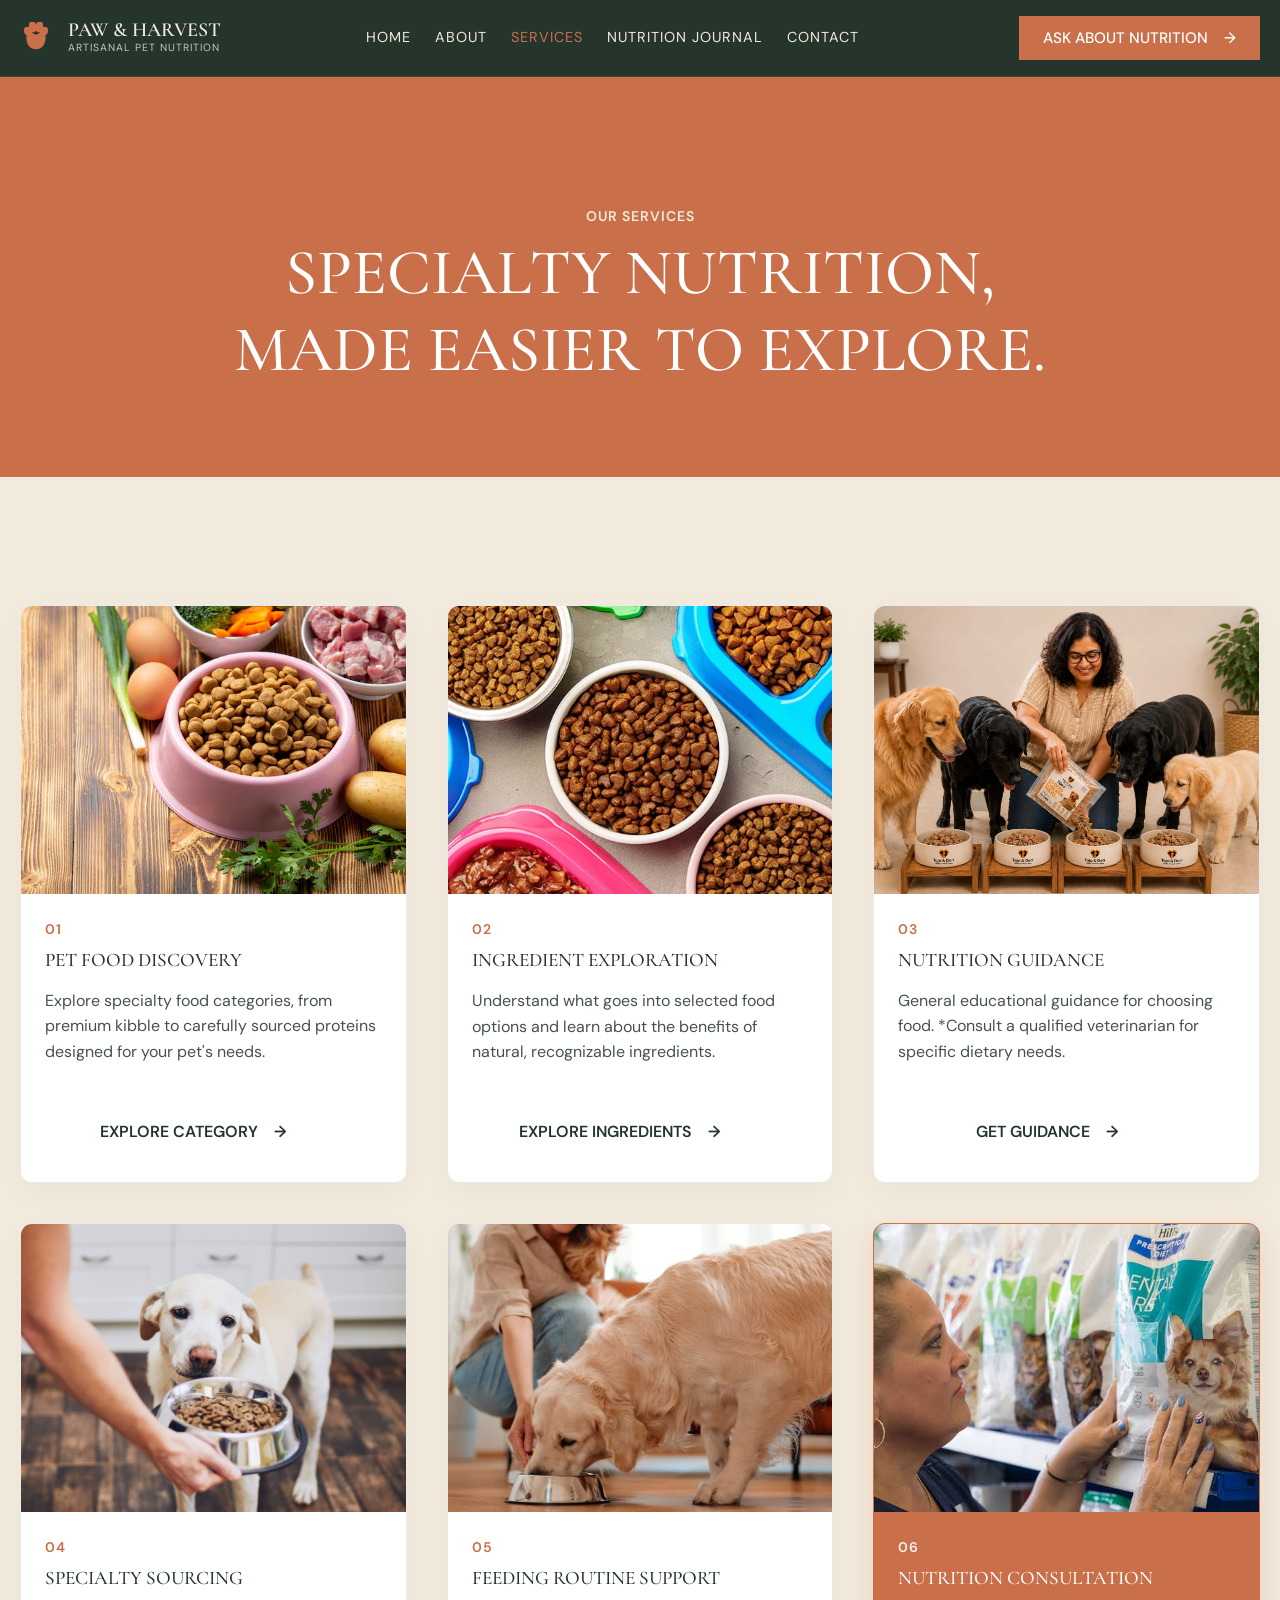
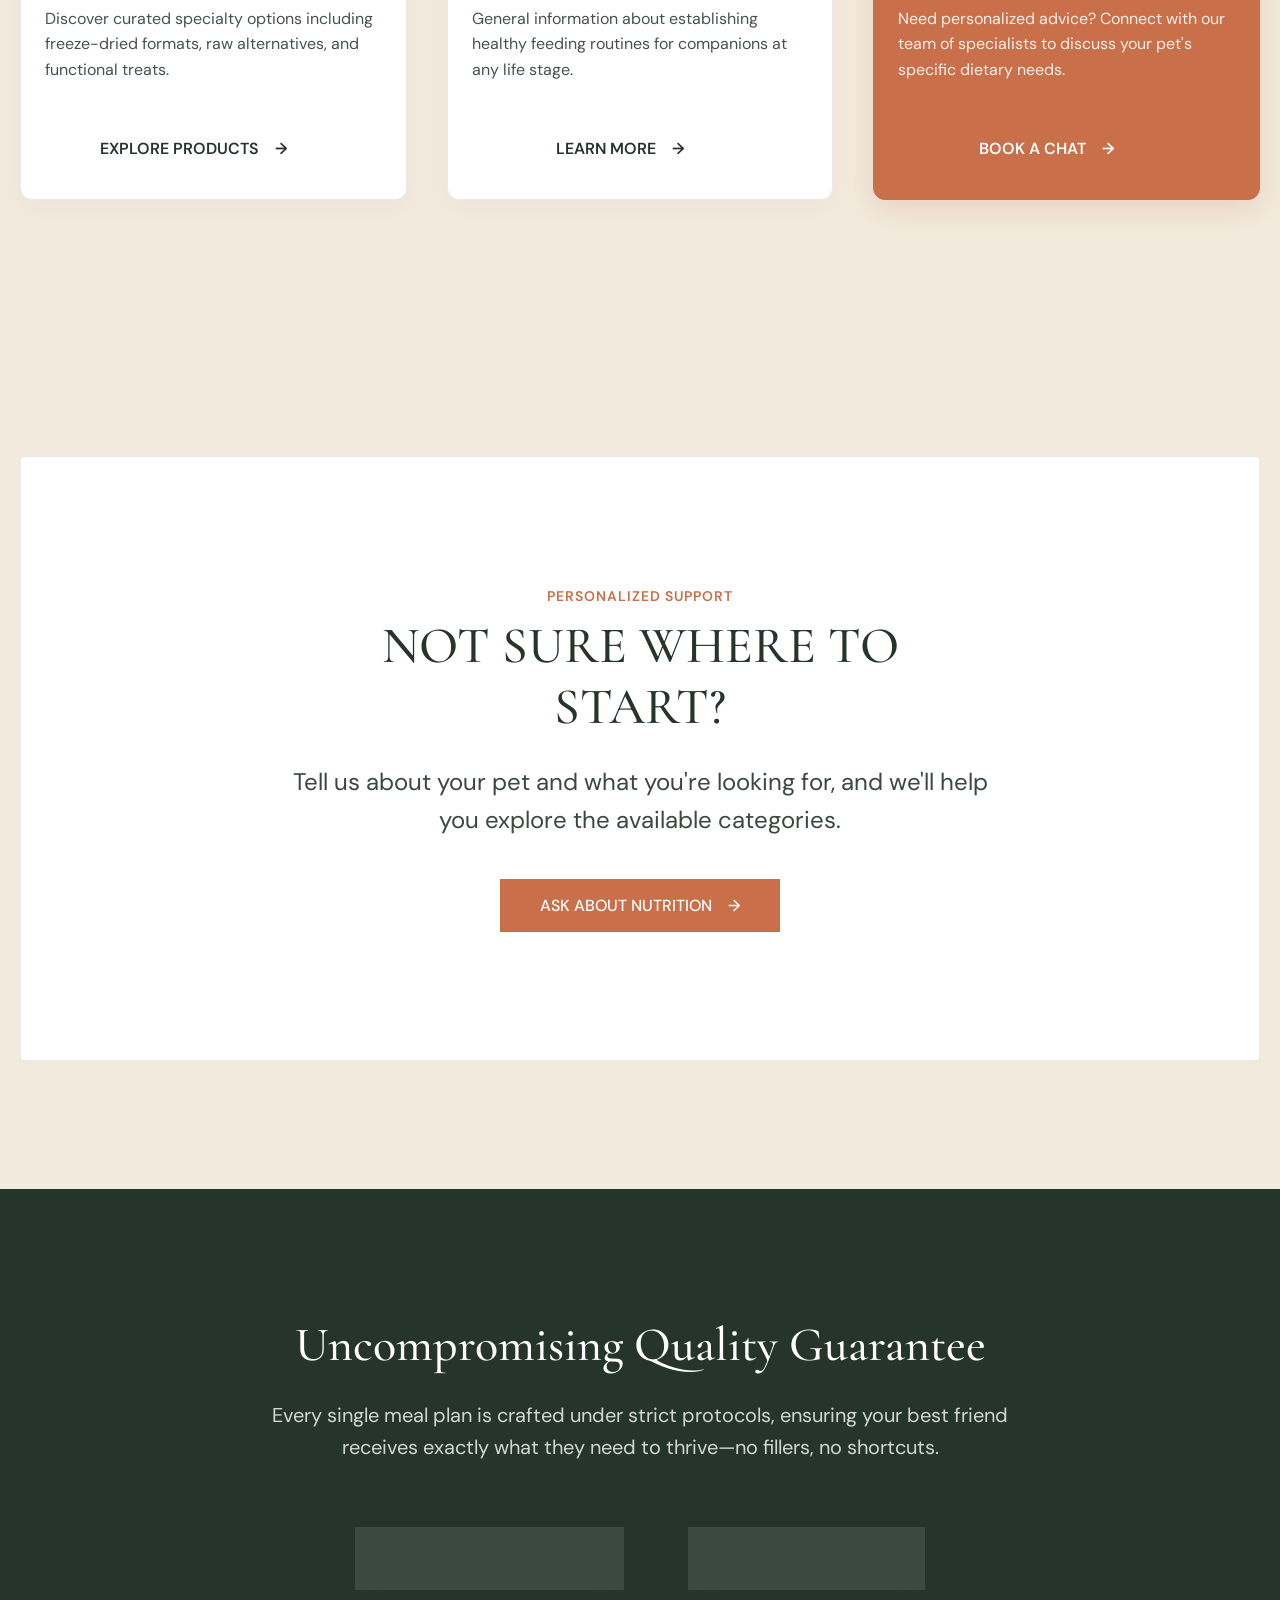
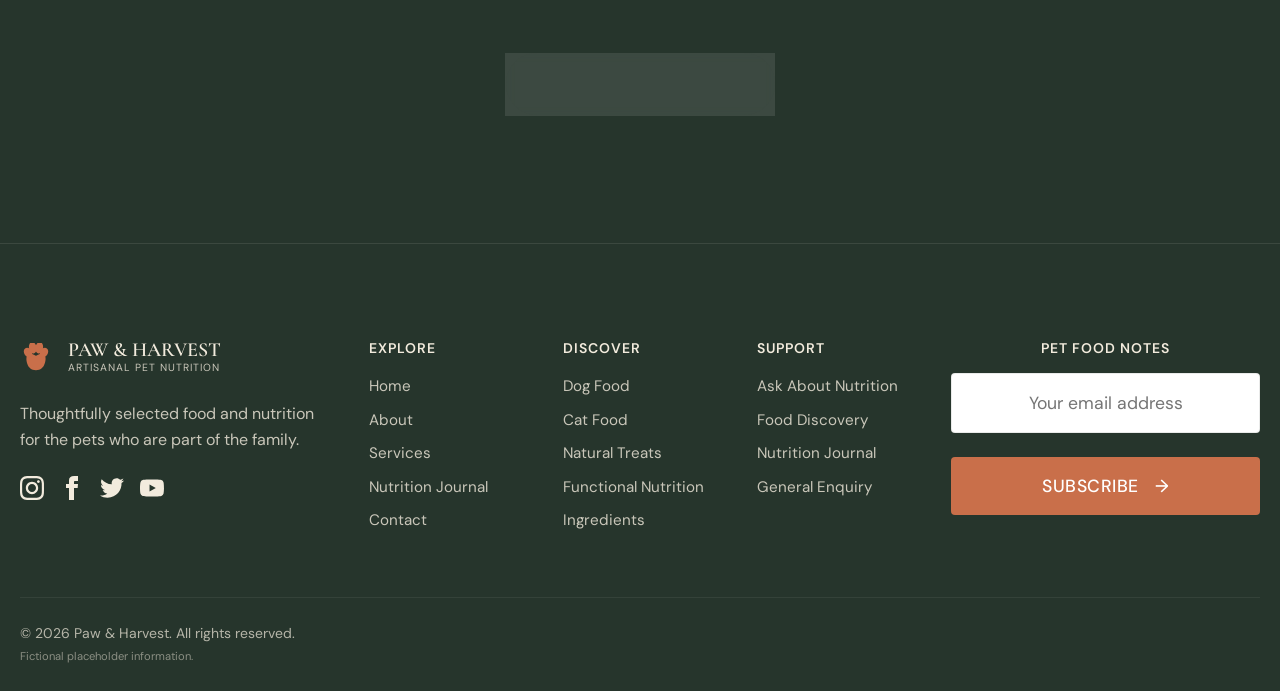
<file: paw-and-harvest/services.html>
<!DOCTYPE html>
<html lang="en" data-theme="light">
<head>
  <meta charset="UTF-8">
  <meta name="viewport" content="width=device-width, initial-scale=1.0">
  <title>Paw & Harvest | Pet Food & Nutrition Services</title>
  <meta name="description" content="Explore our specialty food categories and get guidance on pet nutrition.">
  <link rel="stylesheet" href="assets/css/style.css">
  <link rel="icon" type="image/svg+xml" href="assets/images/logo.svg">
</head>
<body>
  <!-- GLOBAL NAVBAR -->
  <header class="navbar">
    <div class="container navbar-container">
      <a href="index.html" class="nav-brand">
        <svg class="nav-logo-svg" viewBox="0 0 100 100" xmlns="http://www.w3.org/2000/svg">
              <path d="M50 85 C20 85 20 50 20 50 C20 20 50 40 50 40 C50 40 80 20 80 50 C80 50 80 85 50 85 Z" />
              <ellipse cx="25" cy="30" rx="12" ry="16" transform="rotate(-30 25 30)" />
              <ellipse cx="40" cy="15" rx="12" ry="18" transform="rotate(-10 40 15)" />
              <ellipse cx="60" cy="15" rx="12" ry="18" transform="rotate(10 60 15)" />
              <ellipse cx="75" cy="30" rx="12" ry="16" transform="rotate(30 75 30)" />
            </svg>
        <div class="nav-brand-text"><span class="nav-brand-name">PAW & HARVEST</span><span class="nav-brand-desc">Artisanal Pet Nutrition</span></div>
      </a>
      <nav class="nav-links"><a href="index.html" class="nav-link">Home</a><a href="about.html" class="nav-link">About</a><a href="services.html" class="nav-link active">Services</a><a href="journal.html" class="nav-link">Nutrition Journal</a><a href="contact.html" class="nav-link">Contact</a></nav>
      <div class="nav-actions">
        <div class="nav-actions-desktop" style="display: flex; align-items: center;">
          <button class="btn btn-primary cta-trigger" style="padding: 12px 24px; margin-left: 16px; font-size: 0.95rem;">ASK ABOUT NUTRITION <span class="arrow">→</span></button>
        </div>
        <button class="hamburger" aria-label="Open Menu" onclick="document.querySelector('.mobile-nav-drawer').classList.add('open'); document.querySelector('.mobile-nav-overlay').classList.add('open'); document.body.style.overflow='hidden';"><span></span><span></span><span></span></button>
      </div>
    </div>
  </header>

  <!-- MOBILE MENU -->
  <div class="mobile-nav-overlay" onclick="document.querySelector('.mobile-nav-drawer').classList.remove('open'); document.querySelector('.mobile-nav-overlay').classList.remove('open'); document.body.style.overflow='';"></div>
  <div class="mobile-nav-drawer">
    <div class="mobile-nav-header">
      <div class="nav-brand">
        <svg class="nav-logo-svg" viewBox="0 0 100 100" xmlns="http://www.w3.org/2000/svg">
              <path d="M50 85 C20 85 20 50 20 50 C20 20 50 40 50 40 C50 40 80 20 80 50 C80 50 80 85 50 85 Z" />
              <ellipse cx="25" cy="30" rx="12" ry="16" transform="rotate(-30 25 30)" />
              <ellipse cx="40" cy="15" rx="12" ry="18" transform="rotate(-10 40 15)" />
              <ellipse cx="60" cy="15" rx="12" ry="18" transform="rotate(10 60 15)" />
              <ellipse cx="75" cy="30" rx="12" ry="16" transform="rotate(30 75 30)" />
            </svg>
        <div class="nav-brand-text">
          <span class="nav-brand-name">PAW & HARVEST</span>
          <span class="nav-brand-desc">Artisanal Pet Nutrition</span>
        </div>
      </div>
      <button class="mobile-nav-close" aria-label="Close Menu">&times;</button>
    </div>
    <nav class="mobile-nav-links">
      <a href="index.html" class="mobile-nav-link">Home</a>
      <a href="about.html" class="mobile-nav-link">About</a>
      <a href="services.html" class="mobile-nav-link active">Services</a>
      <a href="journal.html" class="mobile-nav-link">Nutrition Journal</a>
      <a href="contact.html" class="mobile-nav-link">Contact</a>
    </nav>
    <div style="margin-top: auto;">
      <button class="btn btn-primary cta-trigger" style="width: 100%; margin-bottom: var(--space-md);">ASK ABOUT NUTRITION <span class="arrow">→</span></button>
    </div>
  </div>

  <!-- SEARCH PANEL -->
  <div class="modal-overlay search-panel" style="align-items: flex-start; padding-top: 100px;">
    <div class="modal-content" style="background: var(--c-forest); color: var(--c-oat);">
      <button class="modal-close search-close" style="color: var(--c-oat);">×</button>
      <h3 style="color: var(--c-oat);">Search Paw & Harvest</h3>
      <div class="form-group">
        <input type="text" class="form-control search-input" placeholder="Search pet food, treats, ingredients, journal..." style="background: rgba(255,255,255,0.1); border-color: rgba(255,255,255,0.2); color: var(--c-oat); font-size: 1.25rem;">
      </div>
      <div class="search-results" style="margin-top: var(--space-md); display: flex; flex-direction: column; gap: var(--space-sm);"></div>
    </div>
  </div>

  <main>
    <!-- SERVICES SEC 01: HERO -->
    <section class="reveal" style="background: var(--c-terracotta); padding: var(--space-3xl) 0 var(--space-xl);">
      <div class="container text-center" style="max-width: 900px; color: var(--c-white);">
        <span class="text-eyebrow" style="color: var(--c-oat);">Our Services</span>
        <h1>SPECIALTY NUTRITION, MADE EASIER TO EXPLORE.</h1>
      </div>
    </section>

    <!-- SERVICES SEC 02: SERVICE EXPLORER (5 Items) -->
    <section class="reveal" style="background-color: var(--c-oat); padding: var(--space-3xl) 0;">
      <div class="container">
        <!-- 3 column grid layout -->
        <div class="services-3col-grid">
          <div class="card" style="background: var(--c-white); border: 1px solid var(--c-border); border-radius: 12px; box-shadow: 0 10px 30px rgba(0,0,0,0.03); overflow: hidden;">
            <img src="assets/images/PET FOOD DISCOVERY.png" class="card-img" alt="Pet Food Discovery">
            <div class="card-content">
              <span class="text-eyebrow" style="color: var(--c-terracotta);">01</span>
              <h3 style="color: var(--c-forest); margin-bottom: var(--space-sm);">PET FOOD DISCOVERY</h3>
              <p style="color: var(--c-forest); opacity: 0.85; margin-bottom: var(--space-lg);">Explore specialty food categories, from premium kibble to carefully sourced proteins designed for your pet's needs.</p>
              <button class="btn btn-secondary cta-trigger" style="border:none; padding-left:0; color: var(--c-forest); margin-top:auto; font-weight:600;">EXPLORE CATEGORY <span class="arrow">→</span></button>
            </div>
          </div>
          
          <div class="card" style="background: var(--c-white); border: 1px solid var(--c-border); border-radius: 12px; box-shadow: 0 10px 30px rgba(0,0,0,0.03); overflow: hidden;">
            <img src="assets/images/INGREDIENT EXPLORATION.png" class="card-img" alt="Ingredient Exploration">
            <div class="card-content">
              <span class="text-eyebrow" style="color: var(--c-terracotta);">02</span>
              <h3 style="color: var(--c-forest); margin-bottom: var(--space-sm);">INGREDIENT EXPLORATION</h3>
              <p style="color: var(--c-forest); opacity: 0.85; margin-bottom: var(--space-lg);">Understand what goes into selected food options and learn about the benefits of natural, recognizable ingredients.</p>
              <button class="btn btn-secondary cta-trigger" style="border:none; padding-left:0; color: var(--c-forest); margin-top:auto; font-weight:600;">EXPLORE INGREDIENTS <span class="arrow">→</span></button>
            </div>
          </div>
          
          <div class="card" style="background: var(--c-white); border: 1px solid var(--c-border); border-radius: 12px; box-shadow: 0 10px 30px rgba(0,0,0,0.03); overflow: hidden;">
            <img src="assets/images/NUTRITION GUIDANCE.png" class="card-img" alt="Nutrition Guidance">
            <div class="card-content">
              <span class="text-eyebrow" style="color: var(--c-terracotta);">03</span>
              <h3 style="color: var(--c-forest); margin-bottom: var(--space-sm);">NUTRITION GUIDANCE</h3>
              <p style="color: var(--c-forest); opacity: 0.85; margin-bottom: var(--space-lg);">General educational guidance for choosing food. *Consult a qualified veterinarian for specific dietary needs.</p>
              <button class="btn btn-secondary cta-trigger" style="border:none; padding-left:0; color: var(--c-forest); margin-top:auto; font-weight:600;">GET GUIDANCE <span class="arrow">→</span></button>
            </div>
          </div>
          
          <div class="card" style="background: var(--c-white); border: 1px solid var(--c-border); border-radius: 12px; box-shadow: 0 10px 30px rgba(0,0,0,0.03); overflow: hidden;">
            <img src="assets/images/SPECIALTY SOURCING.png" class="card-img" alt="Specialty Sourcing">
            <div class="card-content">
              <span class="text-eyebrow" style="color: var(--c-terracotta);">04</span>
              <h3 style="color: var(--c-forest); margin-bottom: var(--space-sm);">SPECIALTY SOURCING</h3>
              <p style="color: var(--c-forest); opacity: 0.85; margin-bottom: var(--space-lg);">Discover curated specialty options including freeze-dried formats, raw alternatives, and functional treats.</p>
              <button class="btn btn-secondary cta-trigger" style="border:none; padding-left:0; color: var(--c-forest); margin-top:auto; font-weight:600;">EXPLORE PRODUCTS <span class="arrow">→</span></button>
            </div>
          </div>
          
          <div class="card" style="background: var(--c-white); border: 1px solid var(--c-border); border-radius: 12px; box-shadow: 0 10px 30px rgba(0,0,0,0.03); overflow: hidden;">
            <img src="assets/images/FEEDING ROUTINE SUPPORT.png" class="card-img" alt="Feeding Routine Support">
            <div class="card-content">
              <span class="text-eyebrow" style="color: var(--c-terracotta);">05</span>
              <h3 style="color: var(--c-forest); margin-bottom: var(--space-sm);">FEEDING ROUTINE SUPPORT</h3>
              <p style="color: var(--c-forest); opacity: 0.85; margin-bottom: var(--space-lg);">General information about establishing healthy feeding routines for companions at any life stage.</p>
              <button class="btn btn-secondary cta-trigger" style="border:none; padding-left:0; color: var(--c-forest); margin-top:auto; font-weight: 600;">LEARN MORE <span class="arrow">→</span></button>
            </div>
          </div>
          
          <div class="card" style="background: var(--c-terracotta); border: 1px solid var(--c-terracotta); border-radius: 12px; box-shadow: 0 10px 30px rgba(201,111,74,0.2); overflow: hidden;">
            <img src="assets/images/NUTRITION CONSULTATION.png" class="card-img" alt="Nutrition Consultation">
            <div class="card-content">
              <span class="text-eyebrow" style="color: var(--c-white); opacity: 0.9;">06</span>
              <h3 style="color: var(--c-white); margin-bottom: var(--space-sm);">NUTRITION CONSULTATION</h3>
              <p style="color: var(--c-white); opacity: 0.9; margin-bottom: var(--space-lg);">Need personalized advice? Connect with our team of specialists to discuss your pet's specific dietary needs.</p>
              <button class="btn btn-secondary cta-trigger" style="border:none; padding-left:0; color: var(--c-white); margin-top:auto; font-weight: 600;">BOOK A CHAT <span class="arrow">→</span></button>
            </div>
          </div>
        </div>
      </div>
    </section>

    <!-- SERVICES SEC 03: PREMIUM CTA PANEL -->
    <section class="reveal">
      <div class="container text-center" style="background-color: var(--c-bg-surface); border: 1px solid var(--c-border); padding: var(--space-3xl) var(--space-md); border-radius: var(--radius-sm);">
        <span class="text-eyebrow">Personalized Support</span>
        <h2 style="max-width: 600px; margin: 0 auto var(--space-md);">NOT SURE WHERE TO START?</h2>
        <p class="text-large" style="max-width: 700px; margin: 0 auto var(--space-lg); opacity: 0.9;">Tell us about your pet and what you're looking for, and we'll help you explore the available categories.</p>
        <button class="btn btn-primary cta-trigger">ASK ABOUT NUTRITION <span class="arrow">→</span></button>
      </div>
    </section>
  </main>

  <!-- GLOBAL CTA POPUP -->
  <div class="modal-overlay" id="enquiryModal">
    <div class="modal-content">
      <button class="modal-close" aria-label="Close modal">×</button>
      <h2 style="margin-bottom: var(--space-sm);">LET'S TALK PET NUTRITION</h2>
      <p style="opacity: 0.8; margin-bottom: var(--space-lg);">Tell us about your pet and we'll help you explore thoughtfully selected food and nutrition options.</p>
      <form id="enquiryForm" novalidate>
        <div class="form-group"><label class="form-label">Full Name *</label><input type="text" class="form-control" required placeholder="Jane Doe"><span class="form-error">Required.</span></div>
        <div class="form-group"><label class="form-label">Email Address *</label><input type="email" class="form-control" required placeholder="jane@example.com"><span class="form-error">Required.</span></div>
        <div class="form-group"><label class="form-label">Phone (Optional)</label><input type="tel" class="form-control" placeholder="+1 (555) 000-0000"></div>
        <div style="display: grid; grid-template-columns: 1fr 1fr; gap: var(--space-md);">
          <div class="form-group"><label class="form-label">Pet Type *</label><select class="form-control" required><option value="">Select Pet</option><option value="Dog">Dog</option><option value="Cat">Cat</option><option value="Puppy">Puppy</option><option value="Kitten">Kitten</option><option value="Other">Other</option></select><span class="form-error">Required.</span></div>
          <div class="form-group"><label class="form-label">Pet Age</label><select class="form-control"><option value="">Select Age</option><option value="Puppy/Kitten">Puppy / Kitten</option><option value="Young Adult">Young Adult</option><option value="Adult">Adult</option><option value="Senior">Senior</option></select></div>
        </div>
        <div class="form-group"><label class="form-label">Food Interest *</label><select class="form-control" required><option value="">Select Interest</option><option value="Premium Food">Premium Food</option><option value="Natural Treats">Natural Treats</option><option value="Functional Nutrition">Functional Nutrition</option><option value="Freeze-Dried">Freeze-Dried</option><option value="Organic Ingredients">Organic Ingredients</option><option value="General Enquiry">General Enquiry</option></select><span class="form-error">Required.</span></div>
        <div class="form-group"><label class="form-label">Message *</label><textarea class="form-control" rows="4" required placeholder="How can we help?"></textarea><span class="form-error">Required.</span></div>
        <div style="display: flex; gap: var(--space-sm); flex-direction: column; margin-top: var(--space-lg);">
          <button type="submit" class="btn btn-primary" style="width: 100%;">SEND ENQUIRY <span class="arrow">→</span></button>
          <button type="button" class="btn btn-secondary modal-close" style="width: 100%; border: none;">MAYBE LATER</button>
        </div>
      </form>
      <div id="formSuccess" style="display: none; text-align: center; padding: var(--space-xl) 0;">
        <svg width="64" height="64" viewBox="0 0 24 24" fill="none" stroke="var(--c-terracotta)" stroke-width="2" style="margin-bottom: var(--space-md);"><path d="M22 11.08V12a10 10 10 0 1 1-5.93-9.14"></path><polyline points="22 4 12 14.01 9 11.01"></polyline></svg>
        <h3>ENQUIRY RECEIVED</h3>
        <p>Thanks — your enquiry has been prepared for the Paw & Harvest team.</p>
      </div>
    </div>
  </div>

  <!-- SERVICES BANNER SECTION -->
  <section class="service-banner-section">
    <div class="container">
      <div class="service-banner-content">
        <h2>Uncompromising Quality Guarantee</h2>
        <p>Every single meal plan is crafted under strict protocols, ensuring your best friend receives exactly what they need to thrive—no fillers, no shortcuts.</p>
        <div class="service-badges">
          <div class="service-badge">
            <svg viewBox="0 0 24 24" stroke-linecap="round" stroke-linejoin="round">
              <path d="M22 11.08V12a10 10 0 1 1-5.93-9.14"></path>
              <polyline points="22 4 12 14.01 9 11.01"></polyline>
            </svg>
            100% Satisfaction
          </div>
          <div class="service-badge">
            <svg viewBox="0 0 24 24" stroke-linecap="round" stroke-linejoin="round">
              <path d="M21 10c0 7-9 13-9 13s-9-6-9-13a9 9 0 0 1 18 0z"></path>
              <circle cx="12" cy="10" r="3"></circle>
            </svg>
            Vet Approved
          </div>
          <div class="service-badge">
            <svg viewBox="0 0 24 24" stroke-linecap="round" stroke-linejoin="round">
              <polygon points="12 2 15.09 8.26 22 9.27 17 14.14 18.18 21.02 12 17.77 5.82 21.02 7 14.14 2 9.27 8.91 8.26 12 2"></polygon>
            </svg>
            Premium Sourced
          </div>
        </div>
      </div>
    </div>
  </section>

  <footer class="site-footer">
    <div class="container">
      <div class="footer-grid">
        <div class="footer-col">
          <a href="index.html" class="nav-brand" style="margin-bottom: var(--space-md); display: inline-flex;">
            <svg class="nav-logo-svg" viewBox="0 0 100 100" xmlns="http://www.w3.org/2000/svg">
              <path d="M50 85 C20 85 20 50 20 50 C20 20 50 40 50 40 C50 40 80 20 80 50 C80 50 80 85 50 85 Z" />
              <ellipse cx="25" cy="30" rx="12" ry="16" transform="rotate(-30 25 30)" />
              <ellipse cx="40" cy="15" rx="12" ry="18" transform="rotate(-10 40 15)" />
              <ellipse cx="60" cy="15" rx="12" ry="18" transform="rotate(10 60 15)" />
              <ellipse cx="75" cy="30" rx="12" ry="16" transform="rotate(30 75 30)" />
            </svg>
            <div class="nav-brand-text">
              <span class="nav-brand-name">PAW & HARVEST</span>
              <span class="nav-brand-desc">ARTISANAL PET NUTRITION</span>
            </div>
          </a>
          <p style="opacity: 0.8; max-width: 300px; margin-bottom: var(--space-md);">Thoughtfully selected food and nutrition for the pets who are part of the family.</p>
          <div class="social-links">
            <a href="#" aria-label="Instagram">
              <svg class="social-icon" viewBox="0 0 24 24"><path d="M12 2.163c3.204 0 3.584.012 4.85.07 3.252.148 4.771 1.691 4.919 4.919.058 1.265.069 1.645.069 4.849 0 3.205-.012 3.584-.069 4.849-.149 3.225-1.664 4.771-4.919 4.919-1.266.058-1.644.07-4.85.07-3.204 0-3.584-.012-4.849-.07-3.26-.149-4.771-1.699-4.919-4.92-.058-1.265-.07-1.644-.07-4.849 0-3.204.013-3.583.07-4.849.149-3.227 1.664-4.771 4.919-4.919 1.266-.057 1.645-.069 4.849-.069zm0-2.163c-3.259 0-3.667.014-4.947.072-4.358.2-6.78 2.618-6.98 6.98-.059 1.281-.073 1.689-.073 4.948 0 3.259.014 3.668.072 4.948.2 4.358 2.618 6.78 6.98 6.98 1.281.058 1.689.072 4.948.072 3.259 0 3.668-.014 4.948-.072 4.354-.2 6.782-2.618 6.979-6.98.059-1.28.073-1.689.073-4.948 0-3.259-.014-3.667-.072-4.947-.196-4.354-2.617-6.78-6.979-6.98-1.281-.059-1.69-.073-4.949-.073zm0 5.838c-3.403 0-6.162 2.759-6.162 6.162s2.759 6.163 6.162 6.163 6.162-2.759 6.162-6.163c0-3.403-2.759-6.162-6.162-6.162zm0 10.162c-2.209 0-4-1.79-4-4 0-2.209 1.791-4 4-4s4 1.791 4 4c0 2.21-1.791 4-4 4zm6.406-11.845c-.796 0-1.441.645-1.441 1.44s.645 1.44 1.441 1.44c.795 0 1.439-.645 1.439-1.44s-.644-1.44-1.439-1.44z"/></svg>
            </a>
            <a href="#" aria-label="Facebook">
              <svg class="social-icon" viewBox="0 0 24 24"><path d="M9 8h-3v4h3v12h5v-12h3.642l.358-4h-4v-1.667c0-.955.192-1.333 1.115-1.333h2.885v-5h-3.808c-3.596 0-5.192 1.583-5.192 4.615v3.385z"/></svg>
            </a>
            <a href="#" aria-label="X">
              <svg class="social-icon" viewBox="0 0 24 24"><path d="M24 4.557c-.883.392-1.832.656-2.828.775 1.017-.609 1.798-1.574 2.165-2.724-.951.564-2.005.974-3.127 1.195-.897-.957-2.178-1.555-3.594-1.555-3.179 0-5.515 2.966-4.797 6.045-4.091-.205-7.719-2.165-10.148-5.144-1.29 2.213-.669 5.108 1.523 6.574-.806-.026-1.566-.247-2.229-.616-.054 2.281 1.581 4.415 3.949 4.89-.693.188-1.452.232-2.224.084.626 1.956 2.444 3.379 4.6 3.419-2.07 1.623-4.678 2.348-7.29 2.04 2.179 1.397 4.768 2.212 7.548 2.212 9.142 0 14.307-7.721 13.995-14.646.962-.695 1.797-1.562 2.457-2.549z"/></svg>
            </a>
            <a href="#" aria-label="YouTube">
              <svg class="social-icon" viewBox="0 0 24 24"><path d="M23.498 6.186a3.016 3.016 0 0 0-2.122-2.136C19.505 3.545 12 3.545 12 3.545s-7.505 0-9.377.505A3.017 3.017 0 0 0 .502 6.186C0 8.07 0 12 0 12s0 3.93.502 5.814a3.016 3.016 0 0 0 2.122 2.136c1.871.505 9.376.505 9.376.505s7.505 0 9.377-.505a3.015 3.015 0 0 0 2.122-2.136C24 15.93 24 12 24 12s0-3.93-.502-5.814zM9.545 15.568V8.432L15.818 12l-6.273 3.568z"/></svg>
            </a>
          </div>
        </div>
        
        <div class="footer-col">
          <h4>EXPLORE</h4>
          <ul class="footer-links">
            <li><a href="index.html">Home</a></li>
            <li><a href="about.html">About</a></li>
            <li><a href="services.html">Services</a></li>
            <li><a href="journal.html">Nutrition Journal</a></li>
            <li><a href="contact.html">Contact</a></li>
          </ul>
        </div>
        
        <div class="footer-col">
          <h4>DISCOVER</h4>
          <ul class="footer-links">
            <li><a href="services.html">Dog Food</a></li>
            <li><a href="services.html">Cat Food</a></li>
            <li><a href="services.html">Natural Treats</a></li>
            <li><a href="services.html">Functional Nutrition</a></li>
            <li><a href="journal.html">Ingredients</a></li>
          </ul>
        </div>
        
        <div class="footer-col">
          <h4>SUPPORT</h4>
          <ul class="footer-links">
            <li><a href="#" class="cta-trigger">Ask About Nutrition</a></li>
            <li><a href="#" class="cta-trigger">Food Discovery</a></li>
            <li><a href="journal.html">Nutrition Journal</a></li>
            <li><a href="contact.html">General Enquiry</a></li>
          </ul>
        </div>
        
                <div class="footer-col newsletter-col">
          <h4 class="newsletter-heading">PET FOOD NOTES</h4>
          <form class="newsletter-form" onsubmit="event.preventDefault(); alert('Subscribed to the journal!');">
            <input type="email" class="newsletter-input" placeholder="Your email address" required>
            <button type="submit" class="btn btn-primary newsletter-btn">SUBSCRIBE <span class="arrow">&rarr;</span></button>
          </form>
        </div>
      </div>
      
      <div class="footer-bottom">
        <div>
          <p style="margin:0;">&copy; 2026 Paw & Harvest. All rights reserved. <br><span style="font-size: 0.7rem; opacity: 0.7;">Fictional placeholder information.</span></p>
        </div>
      </div>
    </div>
  </footer>
  <script src="assets/js/main.js"></script>
</body>
</html>
</file>
<file: paw-and-harvest/assets/css/style.css>
/* ==========================================================================
   PAW & HARVEST - GLOBAL STYLES
   ========================================================================== */

@import url('https://fonts.googleapis.com/css2?family=Cormorant+Garamond:wght@400;500;600;700&family=DM+Sans:opsz,wght@9..40,400;500;600&display=swap');

:root {
  /* Colors */
  --c-forest: #26352C;
  --c-oat: #F2EBDD;
  --c-terracotta: #C96F4A;
  
  /* White/Neutral variations allowed */
  --c-white: #FFFFFF;
  --c-black-trans-10: rgba(0, 0, 0, 0.1);
  --c-black-trans-20: rgba(0, 0, 0, 0.2);
  --c-black-trans-50: rgba(0, 0, 0, 0.5);
  --c-black-trans-80: rgba(0, 0, 0, 0.8);
  --c-white-trans-10: rgba(255, 255, 255, 0.1);
  
  /* Spacing */
  --space-xs: 8px;
  --space-sm: 16px;
  --space-md: 24px;
  --space-lg: 40px;
  --space-xl: 64px;
  --space-2xl: 96px;
  --space-3xl: 128px;
  
  /* Typography */
  --font-heading: 'Cormorant Garamond', serif;
  --font-body: 'DM Sans', sans-serif;
  
  /* Borders & Radius */
  --radius-sm: 4px;
  --radius-md: 8px;
  --radius-lg: 12px;
  
  /* Transitions */
  --transition-fast: 0.2s ease;
  --transition-normal: 0.3s ease;
  --transition-slow: 0.5s ease;
  
  /* Layout */
  --container-max: 1320px;
}

/* Dark Mode Variables */
[data-theme="dark"] {
  --c-bg-primary: var(--c-forest);
  --c-text-primary: var(--c-oat);
  --c-bg-surface: rgba(242, 235, 221, 0.05); /* Slight oat tint for cards in dark mode */
  --c-border: rgba(242, 235, 221, 0.1);
}

/* Light Mode Variables */
[data-theme="light"] {
  --c-bg-primary: var(--c-oat);
  --c-text-primary: var(--c-forest);
  --c-bg-surface: var(--c-white);
  --c-border: rgba(38, 53, 44, 0.1);
}

/* Basic Reset */
* {
  margin: 0;
  padding: 0;
  box-sizing: border-box;
  -ms-overflow-style: none;  /* IE and Edge */
  scrollbar-width: none;  /* Firefox */
}

/* Hide scrollbar for Chrome, Safari and Opera */
::-webkit-scrollbar {
  display: none;
}

html {
  scroll-behavior: smooth;
}

body {
  font-family: var(--font-body);
  background-color: var(--c-bg-primary);
  color: var(--c-text-primary);
  line-height: 1.6;
  font-size: 16px;
  transition: background-color var(--transition-normal), color var(--transition-normal);
  overflow-x: hidden;
}

/* Typography */
h1, h2, h3, h4, h5, h6 {
  font-family: var(--font-heading);
  font-weight: 500;
  line-height: 1.2;
}

h1 {
  font-size: clamp(2.5rem, 5vw, 4.5rem);
  margin-bottom: var(--space-md);
}

h2 {
  font-size: clamp(2rem, 4vw, 3.5rem);
  margin-bottom: var(--space-sm);
}

h3 {
  font-size: clamp(1.5rem, 2.5vw, 2.25rem);
  margin-bottom: var(--space-sm);
}

p {
  margin-bottom: var(--space-sm);
}

.text-eyebrow {
  text-transform: uppercase;
  font-size: 0.875rem;
  letter-spacing: 1px;
  font-weight: 600;
  color: var(--c-terracotta);
  margin-bottom: var(--space-xs);
  display: block;
}

.text-large {
  font-size: clamp(1.125rem, 2vw, 1.5rem);
}

/* Container */
.container {
  max-width: var(--container-max);
  width: min(100% - 40px, var(--container-max));
  margin: 0 auto;
}
@media (max-width: 768px) {
  .container {
    width: calc(100% - 32px);
  }
}

/* Section Rhythm */
section {
  padding-top: var(--space-3xl);
  padding-bottom: var(--space-3xl);
}
@media (max-width: 768px) {
  section {
    padding-top: var(--space-2xl);
    padding-bottom: var(--space-2xl);
  }
}

/* Images */
img {
  max-width: 100%;
  height: auto;
  display: block;
}

/* Buttons */
.btn {
  display: inline-flex;
  align-items: center;
  justify-content: center;
  padding: var(--space-sm) var(--space-lg);
  white-space: nowrap;
  font-family: var(--font-body);
  font-weight: 500;
  text-decoration: none;
  border-radius: 0;
  transition: all var(--transition-normal);
  cursor: pointer;
  border: none;
  font-size: 1rem;
}

.btn-primary {
  background-color: var(--c-terracotta);
  color: var(--c-white);
}

.btn-primary:hover {
  transform: translateY(-2px);
  background-color: #b35d3a;
}

.btn-secondary {
  background-color: transparent;
  color: var(--c-text-primary);
  border: 1px solid var(--c-border);
}

.btn-secondary:hover {
  background-color: var(--c-border);
}

/* Hover Arrow Movement */
.btn .arrow {
  display: inline-block;
  margin-left: var(--space-sm);
  transition: transform var(--transition-normal);
}
.btn:hover .arrow {
  transform: translateX(4px);
}

/* Global Navbar */
.navbar {
  position: sticky;
  top: 0;
  z-index: 100;
  background-color: var(--c-forest);
  color: var(--c-oat);
  padding: var(--space-sm) 0;
  border-bottom: 1px solid rgba(242, 235, 221, 0.1);
  transition: all var(--transition-normal);
}

.navbar-container {
  display: flex;
  align-items: center;
  justify-content: space-between;
}

.nav-brand {
  display: flex;
  align-items: center;
  gap: var(--space-sm);
  text-decoration: none;
  color: var(--c-oat);
}

.nav-logo-svg {
  width: 32px;
  height: 32px;
  fill: var(--c-terracotta);
}

.nav-brand-text {
  display: flex;
  flex-direction: column;
}

.nav-brand-name {
  font-family: var(--font-heading);
  font-size: 1.25rem;
  font-weight: 600;
  line-height: 1;
}

.nav-brand-desc {
  font-size: 0.65rem;
  text-transform: uppercase;
  letter-spacing: 1px;
  opacity: 0.8;
}

.nav-links {
  display: flex;
  gap: var(--space-md);
  list-style: none;
}

.nav-link {
  color: var(--c-oat);
  text-decoration: none;
  font-size: 0.9rem;
  text-transform: uppercase;
  letter-spacing: 1px;
  transition: color var(--transition-fast);
}

.nav-link:hover, .nav-link.active {
  color: var(--c-terracotta);
}

.nav-actions {
  display: flex;
  align-items: center;
  gap: var(--space-sm);
}

.nav-btn {
  background: none;
  border: none;
  color: var(--c-oat);
  cursor: pointer;
  padding: var(--space-xs);
  display: flex;
  align-items: center;
  justify-content: center;
  transition: color var(--transition-fast);
}
.nav-btn:hover {
  color: var(--c-terracotta);
}

.hamburger {
  display: none;
  flex-direction: column;
  gap: 6px;
  background: none;
  border: none;
  cursor: pointer;
  padding: var(--space-xs);
  z-index: 1000;
  position: relative;
}

.hamburger span {
  display: block;
  width: 24px;
  height: 2px;
  background-color: var(--c-oat);
  transition: all var(--transition-normal);
  pointer-events: none;
}

/* Mobile Nav Drawer */
.mobile-nav-drawer {
  position: fixed;
  top: 0;
  right: 0;
  transform: translateX(100%);
  width: 100%;
  max-width: 400px;
  height: 100svh;
  background-color: var(--c-forest);
  z-index: 200;
  padding: var(--space-xl) var(--space-md);
  display: flex;
  flex-direction: column;
  transition: transform var(--transition-normal);
  overflow-y: auto;
}

.mobile-nav-drawer.open {
  transform: translateX(0);
}

.mobile-nav-header {
  display: flex;
  justify-content: space-between;
  align-items: center;
  margin-bottom: var(--space-xl);
  color: var(--c-oat);
}

.mobile-nav-close {
  background: none;
  border: none;
  color: var(--c-oat);
  font-size: 2rem;
  cursor: pointer;
}

.mobile-nav-links {
  list-style: none;
  display: flex;
  flex-direction: column;
  gap: var(--space-md);
  margin-bottom: var(--space-xl);
  align-items: center;
  text-align: center;
}

.mobile-nav-link {
  color: var(--c-oat);
  text-decoration: none;
  font-family: var(--font-heading);
  font-size: 2rem;
  transition: color var(--transition-fast);
}

.mobile-nav-link:hover, .mobile-nav-link.active {
  color: var(--c-terracotta);
}

.mobile-nav-overlay {
  position: fixed;
  top: 0;
  left: 0;
  width: 100%;
  height: 100%;
  background: rgba(0,0,0,0.5);
  backdrop-filter: blur(4px);
  z-index: 150;
  opacity: 0;
  visibility: hidden;
  transition: all var(--transition-normal);
}

.mobile-nav-overlay.open {
  opacity: 1;
  visibility: visible;
}

.ingredient-image-wrapper {
  position: relative;
  width: 100%;
  grid-column: 1 / -1;
  max-width: 750px;
  margin: 0 auto;
}

/* Grid Layouts - Critical Requirement */
.grid-cards {
  display: grid;
  gap: var(--space-md);
  grid-template-columns: repeat(1, 1fr); /* Mobile default */
}

/* 3 Items: 2 + 1 Centered */
.grid-3-items {
  grid-template-columns: 1fr;
}

/* 4 Items: 2x2 */
.grid-4-items {
  grid-template-columns: 1fr;
}

/* 5 Items: 2 + 2 + 1 Centered */
.grid-5-items {
  grid-template-columns: 1fr;
}

@media (min-width: 768px) {
  /* 4-column trick for 3-item and 5-item grids to perfectly size and center the odd item */
  .grid-3-items, .grid-5-items, .promise-grid, .about-vision-grid {
    grid-template-columns: repeat(4, 1fr);
    grid-auto-rows: 1fr; /* Ensures equal height across rows */
  }
  .grid-3-items > *, .grid-5-items > *, .promise-grid > *, .about-vision-grid > * {
    grid-column: span 2;
  }
  
  /* Center last item if odd */
  .grid-3-items > *:last-child:nth-child(odd),
  .grid-5-items > *:last-child:nth-child(odd),
  .promise-grid > *:last-child:nth-child(odd),
  .about-vision-grid > *:last-child:nth-child(odd) {
    grid-column: 2 / span 2;
  }

  /* Standard 2 columns for even grids */
  .grid-4-items {
    grid-template-columns: repeat(2, 1fr);
    grid-auto-rows: 1fr;
  }
}

@media (min-width: 1025px) {
  /* Desktop overrides */
  .grid-3-items, .promise-grid, .about-vision-grid {
    grid-template-columns: repeat(3, 1fr);
  }
  .grid-3-items > *,
  .promise-grid > *,
  .about-vision-grid > *,
  .grid-3-items > *:last-child:nth-child(odd),
  .promise-grid > *:last-child:nth-child(odd),
  .about-vision-grid > *:last-child:nth-child(odd) {
    grid-column: auto;
    max-width: 100%;
    margin: 0;
  }
  
  .grid-4-items {
    grid-template-columns: repeat(4, 1fr);
  }
  
  .grid-5-items {
    grid-template-columns: repeat(5, 1fr);
  }
  .grid-5-items > *:last-child {
    grid-column: auto;
    max-width: 100%;
    margin: 0;
  }
}

/* Responsive Overrides Mobile */
@media (max-width: 1024px) {
  .nav-links, .nav-actions-desktop {
    display: none !important;
  }
  .hamburger {
    display: flex !important;
  }
  .ingredient-image-wrapper {
    margin: 0 auto !important;
    max-width: 500px !important;
    width: 100%;
    text-align: center;
  }
}

@media (max-width: 767px) {
  .grid-3-items, .grid-4-items, .grid-5-items, .promise-grid, .about-vision-grid {
    grid-template-columns: 1fr !important;
  }
  .grid-cards > * {
    margin: 0 auto !important;
    max-width: 500px !important;
    width: 100%;
    text-align: center;
  }
  .ingredient-text-wrapper {
    padding: 0 var(--space-md);
  }
  .ingredient-text-wrapper .btn {
    width: max-content;
    margin: 0 auto;
  }
  .sec-05-buttons {
    flex-direction: column;
    align-items: stretch;
    max-width: 320px;
    margin: 0 auto;
  }
}

/* Footer */
.site-footer {
  background-color: var(--c-forest);
  color: var(--c-oat);
  padding: var(--space-2xl) 0 var(--space-md);
  border-top: 1px solid rgba(242, 235, 221, 0.1);
}
.site-footer .nav-brand {
  color: var(--c-oat);
}
.site-footer .nav-logo-svg {
  fill: var(--c-terracotta);
}

.footer-grid {
  display: grid;
  grid-template-columns: 2fr 1fr 1fr 1fr 2fr;
  gap: var(--space-lg);
  margin-bottom: var(--space-xl);
}

.footer-col h4 {
  font-family: var(--font-body);
  font-size: 0.875rem;
  text-transform: uppercase;
  letter-spacing: 1px;
  margin-bottom: var(--space-sm);
  color: var(--c-oat);
  font-weight: 600;
}

.footer-links {
  list-style: none;
  display: flex;
  flex-direction: column;
  gap: var(--space-xs);
}

.footer-links a {
  color: var(--c-oat);
  text-decoration: none;
  font-size: 0.95rem;
  opacity: 0.8;
  transition: all var(--transition-fast);
}

.footer-links a:hover {
  color: var(--c-terracotta);
  opacity: 1;
}

.footer-bottom {
  display: flex;
  justify-content: space-between;
  align-items: center;
  border-top: 1px solid rgba(242, 235, 221, 0.1);
  padding-top: var(--space-md);
  font-size: 0.875rem;
  opacity: 0.7;
}

.social-links {
  display: flex;
  gap: var(--space-sm);
}
.social-links a {
  color: var(--c-oat);
  transition: all var(--transition-fast);
}
.social-links a:hover {
  color: var(--c-terracotta);
  transform: scale(1.1);
}
.social-icon {
  width: 24px;
  height: 24px;
  fill: currentColor;
}

@media (max-width: 1024px) {
  .footer-grid {
    grid-template-columns: 1fr;
    text-align: center;
  }
  .footer-col {
    display: flex;
    flex-direction: column;
    align-items: center;
    grid-column: 1 / -1 !important;
  }
  .footer-bottom {
    flex-direction: column;
    gap: var(--space-md);
  }
}

@media (max-width: 768px) {
}

/* Modal Popup */
.modal-overlay {
  position: fixed;
  top: 0; left: 0; width: 100%; height: 100%;
  background: rgba(0,0,0,0.5);
  backdrop-filter: blur(8px);
  z-index: 500;
  display: flex;
  align-items: center;
  justify-content: center;
  opacity: 0;
  visibility: hidden;
  transition: all var(--transition-normal);
}
.modal-overlay.open {
  opacity: 1;
  visibility: visible;
}
.modal-content {
  background-color: var(--c-bg-primary);
  color: var(--c-text-primary);
  padding: var(--space-xl);
  width: 100%;
  max-width: 600px;
  max-height: calc(100svh - 32px);
  overflow-y: auto;
  position: relative;
  transform: scale(0.95);
  transition: transform var(--transition-normal);
}
.modal-overlay.open .modal-content {
  transform: scale(1);
}
#enquiryModal h2,
#enquiryModal p {
  text-align: center;
}
.modal-content > .modal-close {
  position: absolute;
  top: var(--space-md);
  right: var(--space-md);
  background: none;
  border: none;
  font-size: 1.5rem;
  color: var(--c-text-primary);
  cursor: pointer;
  user-select: none;
  outline: none;
  -webkit-tap-highlight-color: transparent;
}

/* Form Styles */
.form-group {
  margin-bottom: var(--space-sm);
}
.form-label {
  display: block;
  margin-bottom: var(--space-xs);
  font-size: 0.9rem;
  font-weight: 500;
}
.form-control {
  width: 100%;
  padding: var(--space-sm);
  background-color: var(--c-bg-surface);
  border: 1px solid var(--c-border);
  color: var(--c-text-primary);
  font-family: var(--font-body);
  transition: border-color var(--transition-fast);
}
.form-control:focus {
  outline: none;
  border-color: var(--c-terracotta);
}
.form-control option {
  color: var(--c-forest);
  background-color: var(--c-white);
}
.form-error {
  color: #d9534f;
  font-size: 0.8rem;
  margin-top: 4px;
  display: none;
}
.form-group.has-error .form-control {
  border-color: #d9534f;
}
.form-group.has-error .form-error {
  display: block;
}

/* Scroll Reveal */
.reveal {
  opacity: 0;
  transform: translateY(30px);
  transition: all 0.8s ease;
}
.reveal.active {
  opacity: 1;
  transform: translateY(0);
}

/* Reduced Motion */
@media (prefers-reduced-motion: reduce) {
  * {
    transition: none !important;
    animation: none !important;
  }
  .reveal {
    opacity: 1;
    transform: none;
  }
}

/* Utility */
.text-center { text-align: center; }
.mb-lg { margin-bottom: var(--space-lg); }
.mt-lg { margin-top: var(--space-lg); }

/* Specific Section Styles */
.hero-section {
  position: relative;
  min-height: 80vh;
  display: flex;
  align-items: center;
  overflow: hidden;
}
.hero-bg {
  position: absolute;
  top: 0; left: 0; width: 100%; height: 100%;
  object-fit: cover;
  z-index: -2;
}
.hero-overlay {
  position: absolute;
  top: 0; left: 0; width: 100%; height: 100%;
  background: linear-gradient(to right, var(--c-black-trans-80), transparent);
  z-index: -1;
}
.hero-content {
  color: var(--c-oat);
  max-width: 800px;
  margin: 0 auto;
  text-align: center;
}

.hero-buttons {
  display: flex;
  gap: var(--space-md);
  justify-content: center;
  flex-wrap: wrap;
}

@media (min-width: 768px) {
  .hero-buttons {
    flex-wrap: nowrap;
  }
}

/* Interactive Selectors */
.nutrition-selector {
  display: flex;
  gap: var(--space-sm);
  flex-wrap: wrap;
  margin-bottom: var(--space-md);
}
.selector-btn {
  padding: var(--space-xs) var(--space-sm);
  border: 1px solid var(--c-border);
  background: transparent;
  color: var(--c-text-primary);
  cursor: pointer;
  border-radius: 20px;
  transition: all var(--transition-fast);
}
.selector-btn.active, .selector-btn:hover {
  background: var(--c-terracotta);
  color: var(--c-white);
  border-color: var(--c-terracotta);
}

.card {
  background: var(--c-bg-surface);
  border: 1px solid var(--c-border);
  display: flex;
  flex-direction: column;
}
.card-img {
  width: 100%;
  aspect-ratio: 4/3;
  object-fit: cover;
}
.card-content {
  padding: var(--space-md);
  flex: 1;
  display: flex;
  flex-direction: column;
}
.card-content p {
  flex: 1;
}

.card-content h3 {
  font-size: clamp(1.1rem, 1.5vw, 1.4rem);
  white-space: nowrap;
}

/* ==========================================================================
   THE PAW & HARVEST PROMISE SECTION (NEW DESIGN)
   ========================================================================== */
.promise-section {
  padding: var(--space-2xl) 0;
  background-color: var(--c-oat);
  position: relative;
  overflow: hidden;
  border-top: 1px solid var(--c-border);
}
.promise-header {
  text-align: center;
  max-width: 700px;
  margin: 0 auto var(--space-xl);
}
.promise-header h2 {
  font-size: clamp(2rem, 4vw, 2.75rem);
  color: var(--c-forest);
  margin-bottom: var(--space-sm);
  font-family: var(--font-heading);
}
.promise-header p {
  color: var(--c-text-primary);
  font-size: 1.1rem;
  line-height: 1.6;
}
.promise-grid, .about-vision-grid {
  display: grid;
  gap: var(--space-lg);
  align-items: stretch;
}
.promise-card {
  background: var(--c-white);
  padding: var(--space-xl);
  border-radius: 12px;
  text-align: center;
  box-shadow: 0 10px 30px rgba(38, 53, 44, 0.04);
  transition: transform 0.4s cubic-bezier(0.165, 0.84, 0.44, 1), box-shadow 0.4s ease;
  border: 1px solid rgba(0,0,0,0.04);
  display: flex;
  flex-direction: column;
  align-items: center;
  justify-content: flex-start;
}
.promise-card:hover {
  transform: translateY(-8px);
  box-shadow: 0 20px 40px rgba(38, 53, 44, 0.08);
}
.promise-icon-wrapper {
  width: 72px;
  height: 72px;
  background-color: rgba(222, 116, 86, 0.08);
  border-radius: 50%;
  display: flex;
  align-items: center;
  justify-content: center;
  margin-bottom: var(--space-md);
  transition: background-color 0.4s ease, transform 0.4s ease;
}
.promise-card:hover .promise-icon-wrapper {
  background-color: var(--c-terracotta);
  transform: scale(1.05);
}
.promise-card:hover .promise-icon-wrapper svg {
  stroke: var(--c-white);
}
.promise-icon-wrapper svg {
  width: 32px;
  height: 32px;
  stroke: var(--c-terracotta);
  fill: none;
  stroke-width: 1.5;
  transition: stroke 0.4s ease;
}
.promise-card h3 {
  font-size: 1.3rem;
  color: var(--c-forest);
  margin-bottom: var(--space-sm);
  font-family: var(--font-heading);
}
.promise-card p {
  color: var(--c-forest);
  opacity: 0.85;
  font-size: 0.95rem;
  line-height: 1.6;
  margin: 0;
}

/* ==========================================================================
   UNIQUE PAGE SECTIONS (NEW DESIGNS)
   ========================================================================== */
/* ABOUT SPLIT SECTION */
.about-split-section {
  padding: var(--space-2xl) 0;
  background-color: var(--c-oat);
  border-top: 1px solid var(--c-border);
}
.about-split-container {
  display: flex;
  flex-direction: column;
  gap: var(--space-xl);
  align-items: center;
}
@media (min-width: 768px) {
  .about-split-container {
    flex-direction: row;
  }
}
.about-split-img {
  flex: 1;
  border-radius: 20px;
  overflow: hidden;
  box-shadow: 0 20px 40px rgba(38, 53, 44, 0.1);
  width: 100%;
}
.about-split-img img {
  width: 100%;
  height: 100%;
  object-fit: cover;
  display: block;
  aspect-ratio: 4/3;
}
.about-split-content {
  flex: 1;
  padding: var(--space-md) 0;
}
.about-split-content h2 {
  font-size: clamp(2rem, 4vw, 2.75rem);
  color: var(--c-forest);
  margin-bottom: var(--space-md);
  font-family: var(--font-heading);
}
.about-split-content p {
  color: var(--c-forest);
  opacity: 0.85;
  font-size: 1.1rem;
  line-height: 1.8;
  margin-bottom: var(--space-md);
}

/* SERVICES BANNER SECTION */
.service-banner-section {
  padding: var(--space-3xl) 0;
  background-color: var(--c-forest);
  color: var(--c-oat);
  text-align: center;
  position: relative;
}
.service-banner-content {
  max-width: 800px;
  margin: 0 auto;
}
.service-banner-content h2 {
  font-size: clamp(2rem, 4vw, 3rem);
  margin-bottom: var(--space-md);
  color: var(--c-white);
  font-family: var(--font-heading);
}
.service-banner-content p {
  font-size: 1.25rem;
  line-height: 1.6;
  color: rgba(255,255,255,0.8);
  margin-bottom: var(--space-xl);
}
.service-badges {
  display: flex;
  justify-content: center;
  gap: var(--space-xl);
  flex-wrap: wrap;
}
.service-badge {
  display: flex;
  align-items: center;
  gap: var(--space-sm);
  font-size: 1.1rem;
  font-weight: 500;
  background: rgba(255,255,255,0.1);
  padding: var(--space-sm) var(--space-lg);
  border-radius: 50px;
  backdrop-filter: blur(4px);
  border: 1px solid rgba(255,255,255,0.2);
}
.service-badge svg {
  width: 24px;
  height: 24px;
  stroke: var(--c-terracotta);
  fill: none;
  stroke-width: 2;
}

/* JOURNAL EXPERT SECTION */
.expert-quote-section {
  padding: var(--space-3xl) 0;
  background: linear-gradient(135deg, rgba(222, 116, 86, 0.1) 0%, rgba(245, 240, 230, 0.5) 100%);
  border-top: 1px solid var(--c-border);
}
.expert-quote-container {
  max-width: 800px;
  margin: 0 auto;
  text-align: center;
}
.expert-quote-icon {
  width: 50px;
  height: 50px;
  margin: 0 auto var(--space-md);
}
.expert-quote-icon svg {
  width: 100%;
  height: 100%;
  fill: var(--c-terracotta);
}
.expert-quote-text {
  font-size: clamp(1.5rem, 3vw, 2.25rem);
  color: var(--c-forest);
  font-family: var(--font-heading);
  line-height: 1.4;
  font-style: italic;
  margin-bottom: var(--space-xl);
}
.expert-profile {
  display: flex;
  align-items: center;
  justify-content: center;
  gap: var(--space-md);
}
.expert-avatar {
  width: 72px;
  height: 72px;
  border-radius: 50%;
  background: var(--c-terracotta);
  border: 3px solid var(--c-white);
  overflow: hidden;
  box-shadow: 0 10px 20px rgba(0,0,0,0.1);
}
.expert-avatar img {
  width: 100%;
  height: 100%;
  object-fit: cover;
}
.expert-details {
  text-align: left;
}
.expert-details h4 {
  margin: 0 0 4px 0;
  color: var(--c-forest);
  font-size: 1.2rem;
  font-family: var(--font-heading);
}
.expert-details span {
  color: var(--c-text-secondary);
  font-size: 0.95rem;
  font-weight: 500;
}

/* CONTACT HOURS SECTION */
.contact-hours-section {
  padding: var(--space-3xl) 0;
  background-color: var(--c-bg-surface);
  border-top: 1px solid var(--c-border);
}
.contact-hours-container {
  display: grid;
  grid-template-columns: 1fr;
  gap: var(--space-2xl);
  max-width: 1000px;
  margin: 0 auto;
  background: var(--c-white);
  padding: var(--space-2xl);
  border-radius: 24px;
  box-shadow: 0 10px 40px rgba(0,0,0,0.03);
  border: 1px solid var(--c-border);
}
@media (min-width: 768px) {
  .contact-hours-container {
    grid-template-columns: 1fr 1fr;
  }
}
.contact-hours-block {
  padding: var(--space-md);
}
.contact-hours-block h3 {
  font-size: 1.8rem;
  color: var(--c-forest);
  margin-bottom: var(--space-lg);
  font-family: var(--font-heading);
  display: flex;
  align-items: center;
  gap: var(--space-sm);
}
.contact-hours-block h3 svg {
  width: 28px;
  height: 28px;
  stroke: var(--c-terracotta);
  fill: none;
  stroke-width: 2;
}
.contact-hours-list {
  list-style: none;
  padding: 0;
  margin: 0;
}
.contact-hours-list li {
  display: flex;
  justify-content: space-between;
  padding: var(--space-md) 0;
  border-bottom: 1px dashed var(--c-border);
  font-size: 1.1rem;
  color: var(--c-text-primary);
}
.contact-hours-list li:last-child {
  border-bottom: none;
}
.contact-hours-list li span {
  font-weight: 600;
  color: var(--c-forest);
}

/* ALTERNATING TIMELINE SECTION (ABOUT PAGE) */
.timeline-alternating {
  display: flex;
  flex-direction: column;
  gap: var(--space-2xl);
  max-width: 900px;
  margin: 0 auto;
  position: relative;
}

/* Middle Line for Desktop */
@media (min-width: 768px) {
  .timeline-alternating::before {
    content: '';
    position: absolute;
    top: 0;
    bottom: 0;
    left: 50%;
    width: 2px;
    background: rgba(255,255,255,0.1);
    transform: translateX(-50%);
  }
}

.timeline-item {
  display: flex;
  width: 100%;
}

.timeline-item.left {
  justify-content: flex-start;
}

.timeline-item.right {
  justify-content: flex-end;
}

.timeline-content {
  width: 100%;
  position: relative;
  padding: var(--space-xl);
  background: rgba(255,255,255,0.03);
  border: 1px solid rgba(255,255,255,0.05);
  border-radius: 16px;
  backdrop-filter: blur(10px);
}

@media (min-width: 768px) {
  .timeline-content {
    width: 45%; /* Keeps it on one half */
  }
}

.timeline-number {
  width: 80px;
  height: 80px;
  border-radius: 50%;
  background: transparent;
  color: var(--c-white);
  display: flex;
  align-items: center;
  justify-content: center;
  margin: 0 auto var(--space-md);
  font-family: var(--font-heading);
  font-size: 2.5rem;
  border: 2px solid rgba(255,255,255,0.1);
}

.timeline-number.active {
  background: var(--c-terracotta);
  border-color: var(--c-terracotta);
}

.timeline-content h3 {
  color: var(--c-white);
  font-size: 1.5rem;
  margin-bottom: var(--space-sm);
  letter-spacing: 1px;
}

.timeline-content p {
  color: rgba(255,255,255,0.7);
  font-size: 1.05rem;
  margin: 0;
}

/* SERVICES 3-COL GRID */
.services-3col-grid {
  display: grid;
  gap: var(--space-lg);
  grid-template-columns: 1fr;
}
@media (min-width: 768px) {
  .services-3col-grid {
    grid-template-columns: repeat(2, 1fr);
  }
}
@media (min-width: 1024px) {
  .services-3col-grid {
    grid-template-columns: repeat(3, 1fr);
  }
}

/* ==========================================================================
   BACK TO TOP BUTTON
   ========================================================================== */
.back-to-top {
  position: fixed;
  bottom: var(--space-md);
  right: var(--space-md);
  width: 48px;
  height: 48px;
  background-color: var(--c-terracotta);
  color: var(--c-white);
  border: none;
  border-radius: 50%;
  display: flex;
  align-items: center;
  justify-content: center;
  cursor: pointer;
  box-shadow: 0 4px 12px var(--c-black-trans-20);
  opacity: 0;
  visibility: hidden;
  transform: translateY(20px);
  transition: all var(--transition-normal);
  z-index: 99;
}

.back-to-top svg {
  width: 24px;
  height: 24px;
}

.back-to-top.visible {
  opacity: 1;
  visibility: visible;
  transform: translateY(0);
}

.back-to-top:hover {
  background-color: var(--c-forest);
  transform: translateY(-5px);
  box-shadow: 0 6px 16px var(--c-black-trans-20);
}

[data-theme="dark"] .back-to-top:hover {
  background-color: var(--c-oat);
  color: var(--c-forest);
}

/* ==========================================================================
   FOOTER NEWSLETTER
   ========================================================================== */
.newsletter-col {
  text-align: center;
}

.newsletter-heading {
  margin-bottom: var(--space-md);
  font-size: 1rem;
  text-align: center;
}

.newsletter-form {
  display: flex;
  flex-direction: column;
  gap: var(--space-md);
}

.newsletter-input {
  width: 100%;
  padding: 18px 24px;
  border: 1px solid var(--c-border);
  font-family: var(--font-body);
  background: var(--c-white);
  box-sizing: border-box;
  font-size: 1.1rem;
  border-radius: var(--radius-sm);
  transition: all var(--transition-normal);
  color: var(--c-forest);
  text-align: center;
}

.newsletter-input:focus {
  outline: none;
  border-color: var(--c-terracotta);
  box-shadow: 0 0 0 2px rgba(201, 111, 74, 0.2);
}

.newsletter-btn {
  width: 100%;
  justify-content: center;
  box-sizing: border-box;
  padding: 18px 24px;
  font-size: 1.1rem;
  border-radius: var(--radius-sm);
  letter-spacing: 0.5px;
}
</file>
